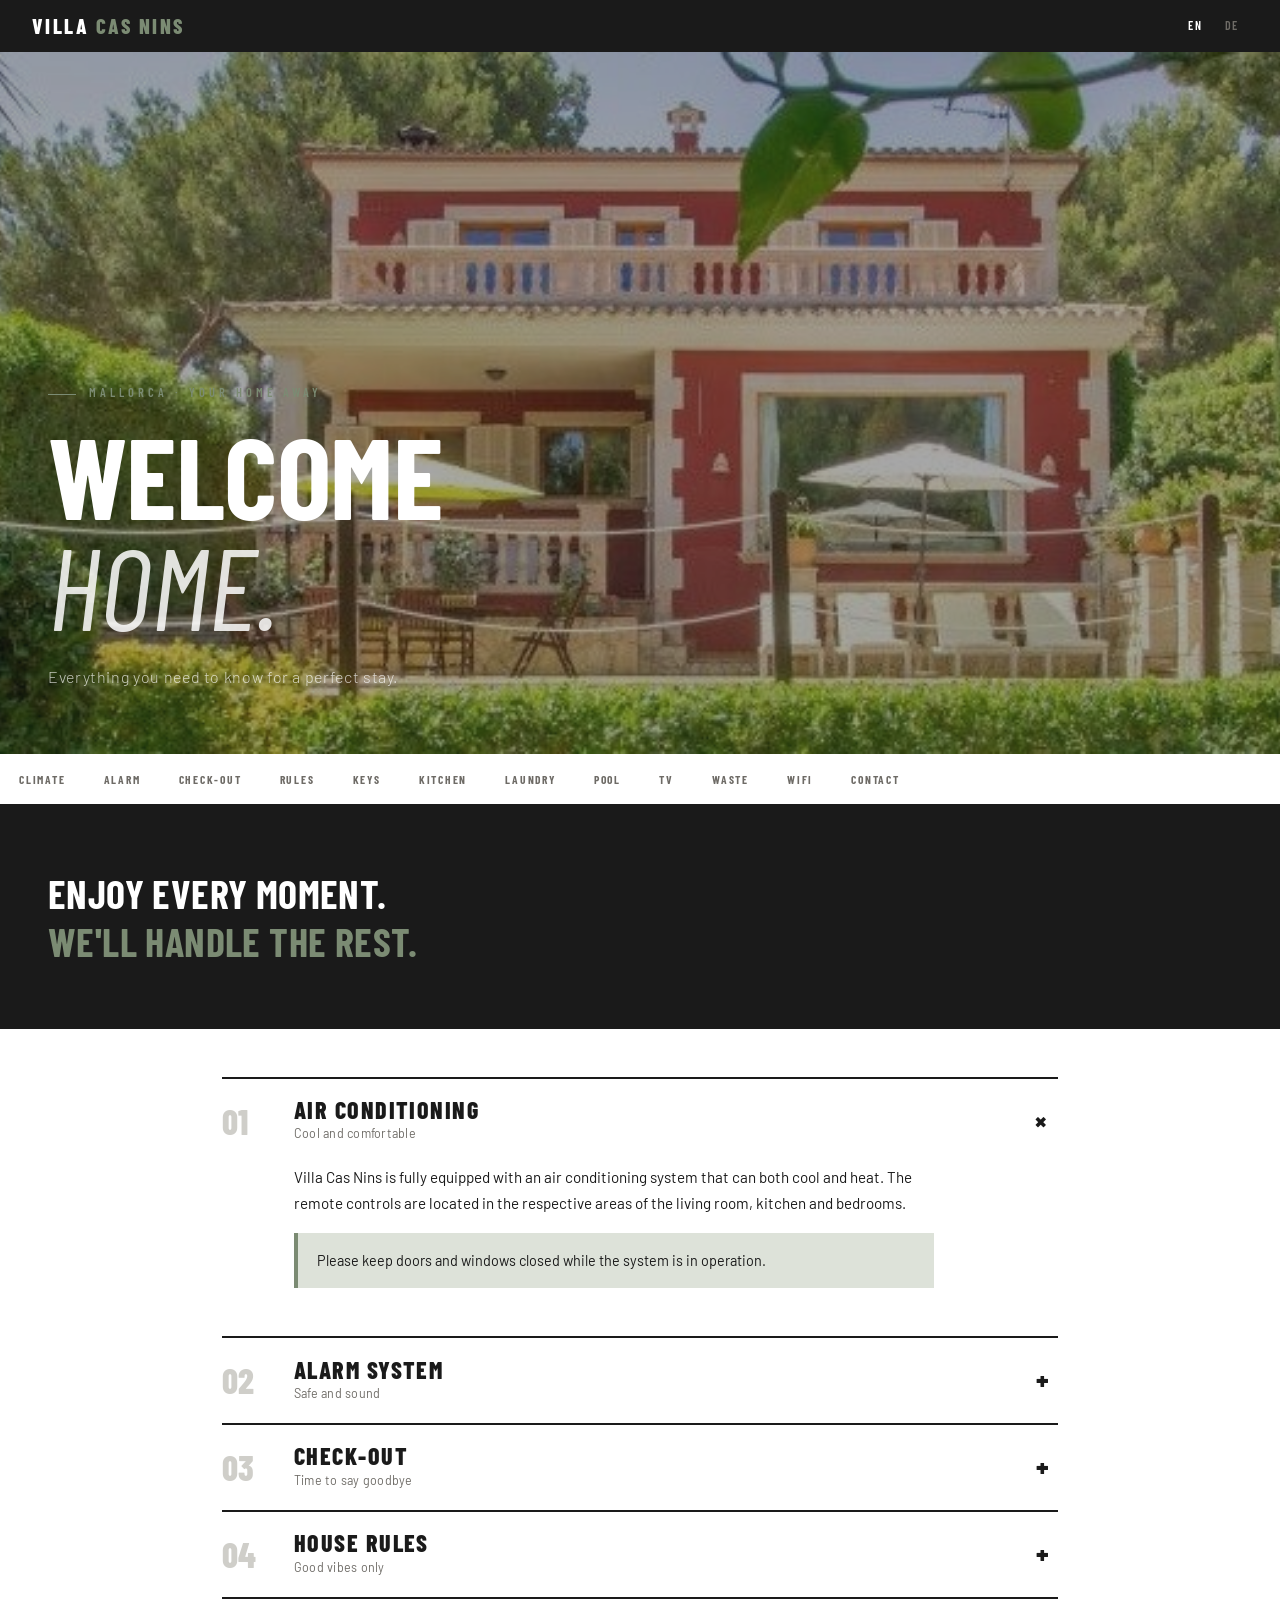
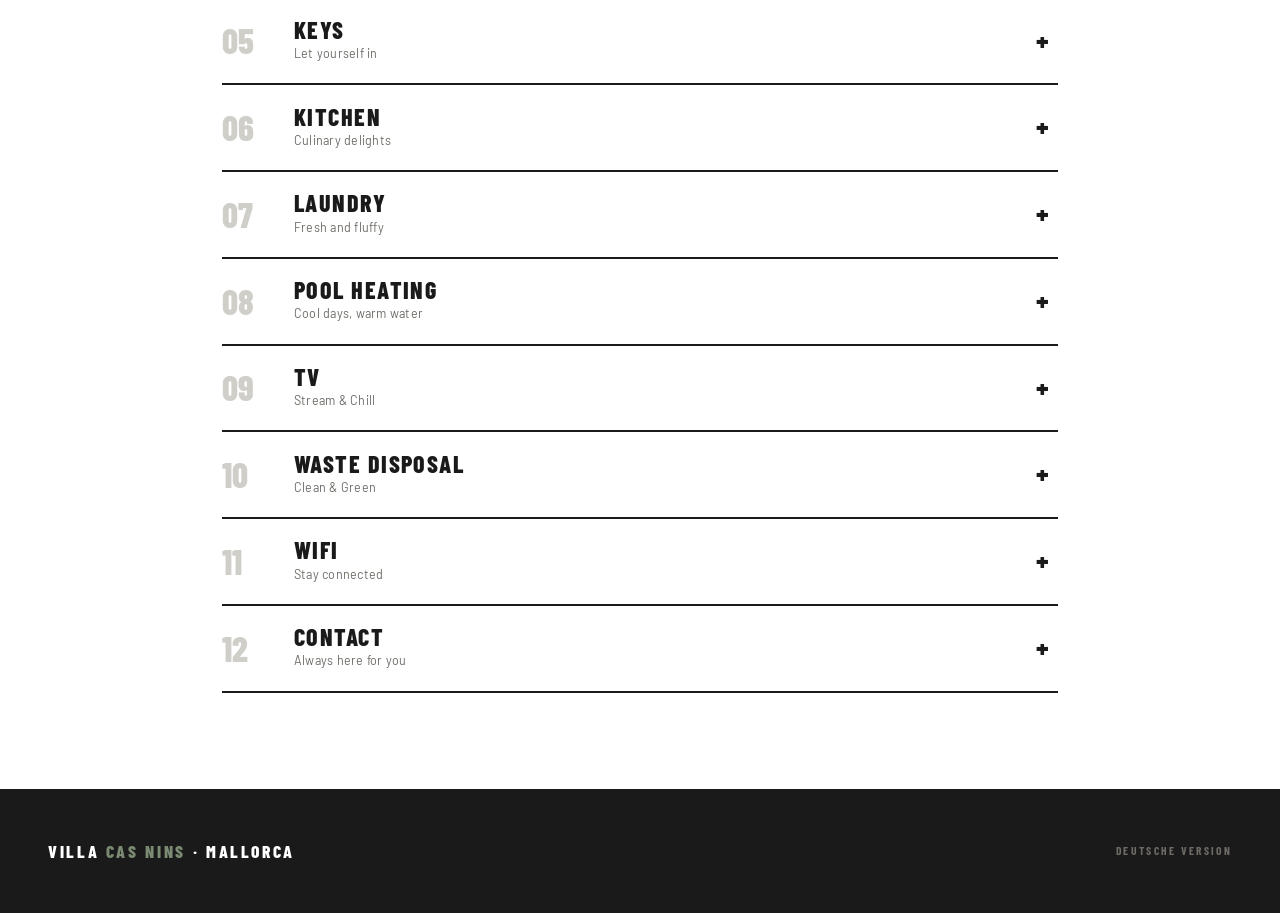
<file: index.html>
<!DOCTYPE html>
<html>
<head>
  <meta charset="UTF-8">
  <meta http-equiv="refresh" content="0; url=de/">
  <title>Villa Cas Nins</title>
</head>
<body>
  <script>
    const lang = navigator.language || navigator.userLanguage || 'de';
    window.location.href = lang.startsWith('de') ? 'de/' : 'en/';
  </script>
</body>
</html>
</file>
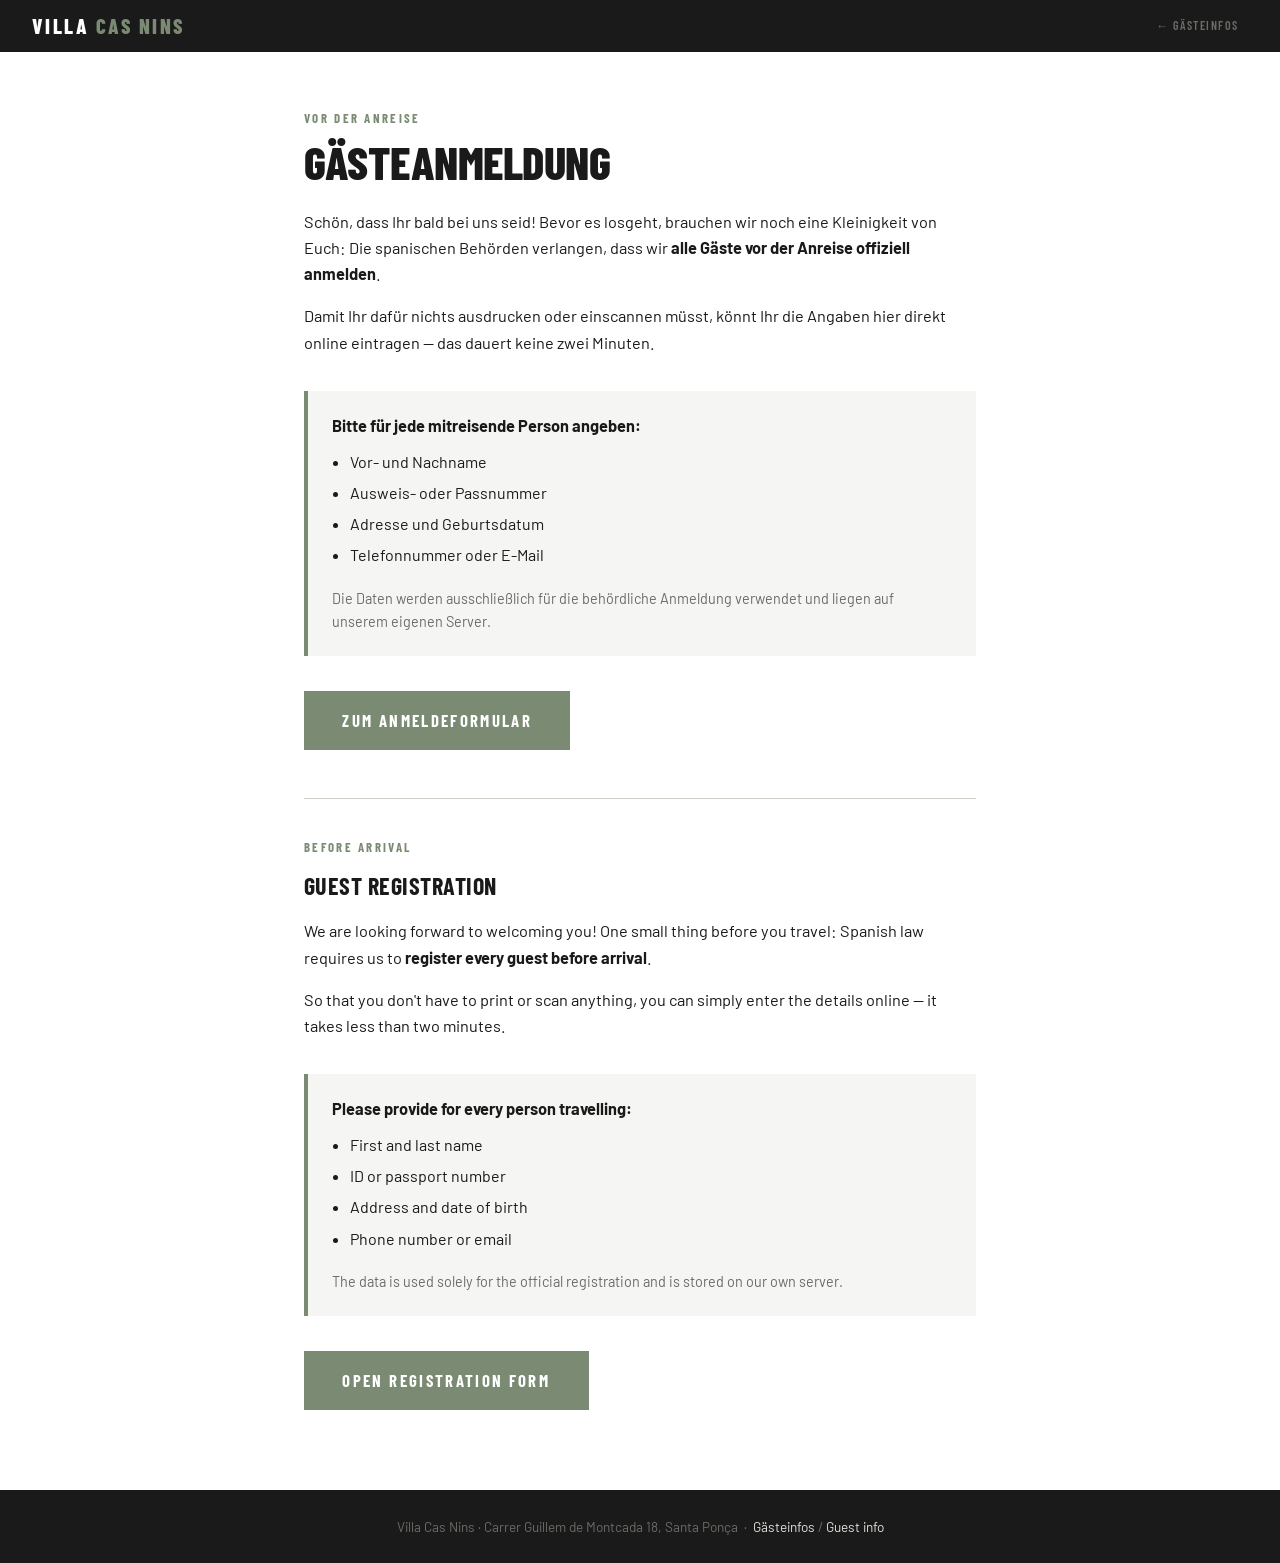
<file: checkin/index.html>
<!DOCTYPE html>
<html lang="de">
<head>
  <meta charset="UTF-8">
  <meta name="viewport" content="width=device-width, initial-scale=1.0">
  <title>Gästeanmeldung · Villa Cas Nins</title>
  <meta name="robots" content="noindex">
  <link rel="preconnect" href="https://fonts.googleapis.com">
  <link rel="preconnect" href="https://fonts.gstatic.com" crossorigin>
  <link href="https://fonts.googleapis.com/css2?family=Barlow+Condensed:ital,wght@0,400;0,600;0,700;0,800;1,700&family=Barlow:wght@300;400;500&display=swap" rel="stylesheet">
  <style>
    :root {
      --black:    #1A1A1A;
      --white:    #FFFFFF;
      --gray:     #F5F5F4;
      --mid:      #CFCEC9;
      --text:     #1A1A1A;
      --muted:    #6E6B66;
      --accent:   #7B8B73;
      --accent-2: #DDE2D9;
    }

    *, *::before, *::after { box-sizing: border-box; margin: 0; padding: 0; }

    body {
      font-family: 'Barlow', sans-serif;
      background: var(--white);
      color: var(--text);
      line-height: 1.6;
      -webkit-font-smoothing: antialiased;
    }

    .topbar {
      background: var(--black);
      display: flex;
      align-items: center;
      justify-content: space-between;
      padding: 0 2rem;
      height: 52px;
    }
    .topbar-logo {
      font-family: 'Barlow Condensed', sans-serif;
      font-weight: 800;
      font-size: 1.3rem;
      letter-spacing: 0.12em;
      text-transform: uppercase;
      color: var(--white);
    }
    .topbar-logo span { color: var(--accent); }
    .topbar a {
      font-family: 'Barlow Condensed', sans-serif;
      font-size: 0.75rem;
      font-weight: 600;
      letter-spacing: 0.12em;
      text-transform: uppercase;
      color: var(--muted);
      text-decoration: none;
      padding: 0.3rem 0.6rem;
      transition: color 0.15s;
    }
    .topbar a:hover { color: var(--white); }

    .wrap {
      max-width: 720px;
      margin: 0 auto;
      padding: 3.5rem 1.5rem 4rem;
    }

    .label {
      font-family: 'Barlow Condensed', sans-serif;
      font-size: 0.8rem;
      font-weight: 700;
      letter-spacing: 0.18em;
      text-transform: uppercase;
      color: var(--accent);
      margin-bottom: 0.6rem;
    }

    h1 {
      font-family: 'Barlow Condensed', sans-serif;
      font-weight: 800;
      font-size: clamp(2rem, 6vw, 2.9rem);
      line-height: 1.05;
      letter-spacing: -0.01em;
      text-transform: uppercase;
      margin-bottom: 1.4rem;
    }

    h2 {
      font-family: 'Barlow Condensed', sans-serif;
      font-weight: 700;
      font-size: 1.5rem;
      letter-spacing: 0.02em;
      text-transform: uppercase;
      margin-bottom: 0.8rem;
    }

    p { margin-bottom: 1rem; font-size: 1.02rem; }
    p.small { font-size: 0.9rem; color: var(--muted); }

    ul { margin: 0 0 1.2rem 1.1rem; }
    li { margin-bottom: 0.35rem; }

    .cta {
      display: inline-block;
      background: var(--accent);
      color: var(--white);
      font-family: 'Barlow Condensed', sans-serif;
      font-weight: 700;
      font-size: 1.05rem;
      letter-spacing: 0.14em;
      text-transform: uppercase;
      text-decoration: none;
      padding: 1rem 2.4rem;
      transition: background 0.15s;
    }
    .cta:hover { background: #6B7A63; }

    .box {
      background: var(--gray);
      border-left: 4px solid var(--accent);
      padding: 1.4rem 1.5rem;
      margin: 2.2rem 0;
    }

    .divider {
      border: 0;
      border-top: 1px solid var(--mid);
      margin: 3rem 0 2.4rem;
    }

    footer {
      background: var(--black);
      color: var(--muted);
      text-align: center;
      font-size: 0.85rem;
      padding: 1.6rem 1rem;
    }
    footer a { color: var(--accent-2); text-decoration: none; }
  </style>
</head>
<body>

<div class="topbar">
  <div class="topbar-logo">Villa <span>Cas Nins</span></div>
  <a href="../de/">&#8592; Gästeinfos</a>
</div>

<div class="wrap">

  <div class="label">Vor der Anreise</div>
  <h1>Gästeanmeldung</h1>

  <p>Schön, dass Ihr bald bei uns seid! Bevor es losgeht, brauchen wir noch eine Kleinigkeit von Euch: Die spanischen Behörden verlangen, dass wir <strong>alle Gäste vor der Anreise offiziell anmelden</strong>.</p>

  <p>Damit Ihr dafür nichts ausdrucken oder einscannen müsst, könnt Ihr die Angaben hier direkt online eintragen — das dauert keine zwei Minuten.</p>

  <div class="box">
    <p style="margin-bottom:0.6rem"><strong>Bitte für jede mitreisende Person angeben:</strong></p>
    <ul>
      <li>Vor- und Nachname</li>
      <li>Ausweis- oder Passnummer</li>
      <li>Adresse und Geburtsdatum</li>
      <li>Telefonnummer oder E-Mail</li>
    </ul>
    <p class="small" style="margin-bottom:0">Die Daten werden ausschließlich für die behördliche Anmeldung verwendet und liegen auf unserem eigenen Server.</p>
  </div>

  <p><a class="cta" href="https://cloud.rauschers.club/apps/forms/s/KPzSrKtq6L6XnxoGbaDxA346">Zum Anmeldeformular</a></p>

  <hr class="divider">

  <div class="label">Before arrival</div>
  <h2>Guest registration</h2>

  <p>We are looking forward to welcoming you! One small thing before you travel: Spanish law requires us to <strong>register every guest before arrival</strong>.</p>

  <p>So that you don't have to print or scan anything, you can simply enter the details online — it takes less than two minutes.</p>

  <div class="box">
    <p style="margin-bottom:0.6rem"><strong>Please provide for every person travelling:</strong></p>
    <ul>
      <li>First and last name</li>
      <li>ID or passport number</li>
      <li>Address and date of birth</li>
      <li>Phone number or email</li>
    </ul>
    <p class="small" style="margin-bottom:0">The data is used solely for the official registration and is stored on our own server.</p>
  </div>

  <p><a class="cta" href="https://cloud.rauschers.club/apps/forms/s/KPzSrKtq6L6XnxoGbaDxA346">Open registration form</a></p>

</div>

<footer>
  Villa Cas Nins · Carrer Guillem de Montcada 18, Santa Ponça &nbsp;·&nbsp;
  <a href="../de/">Gästeinfos</a> / <a href="../en/">Guest info</a>
</footer>

</body>
</html>
</file>
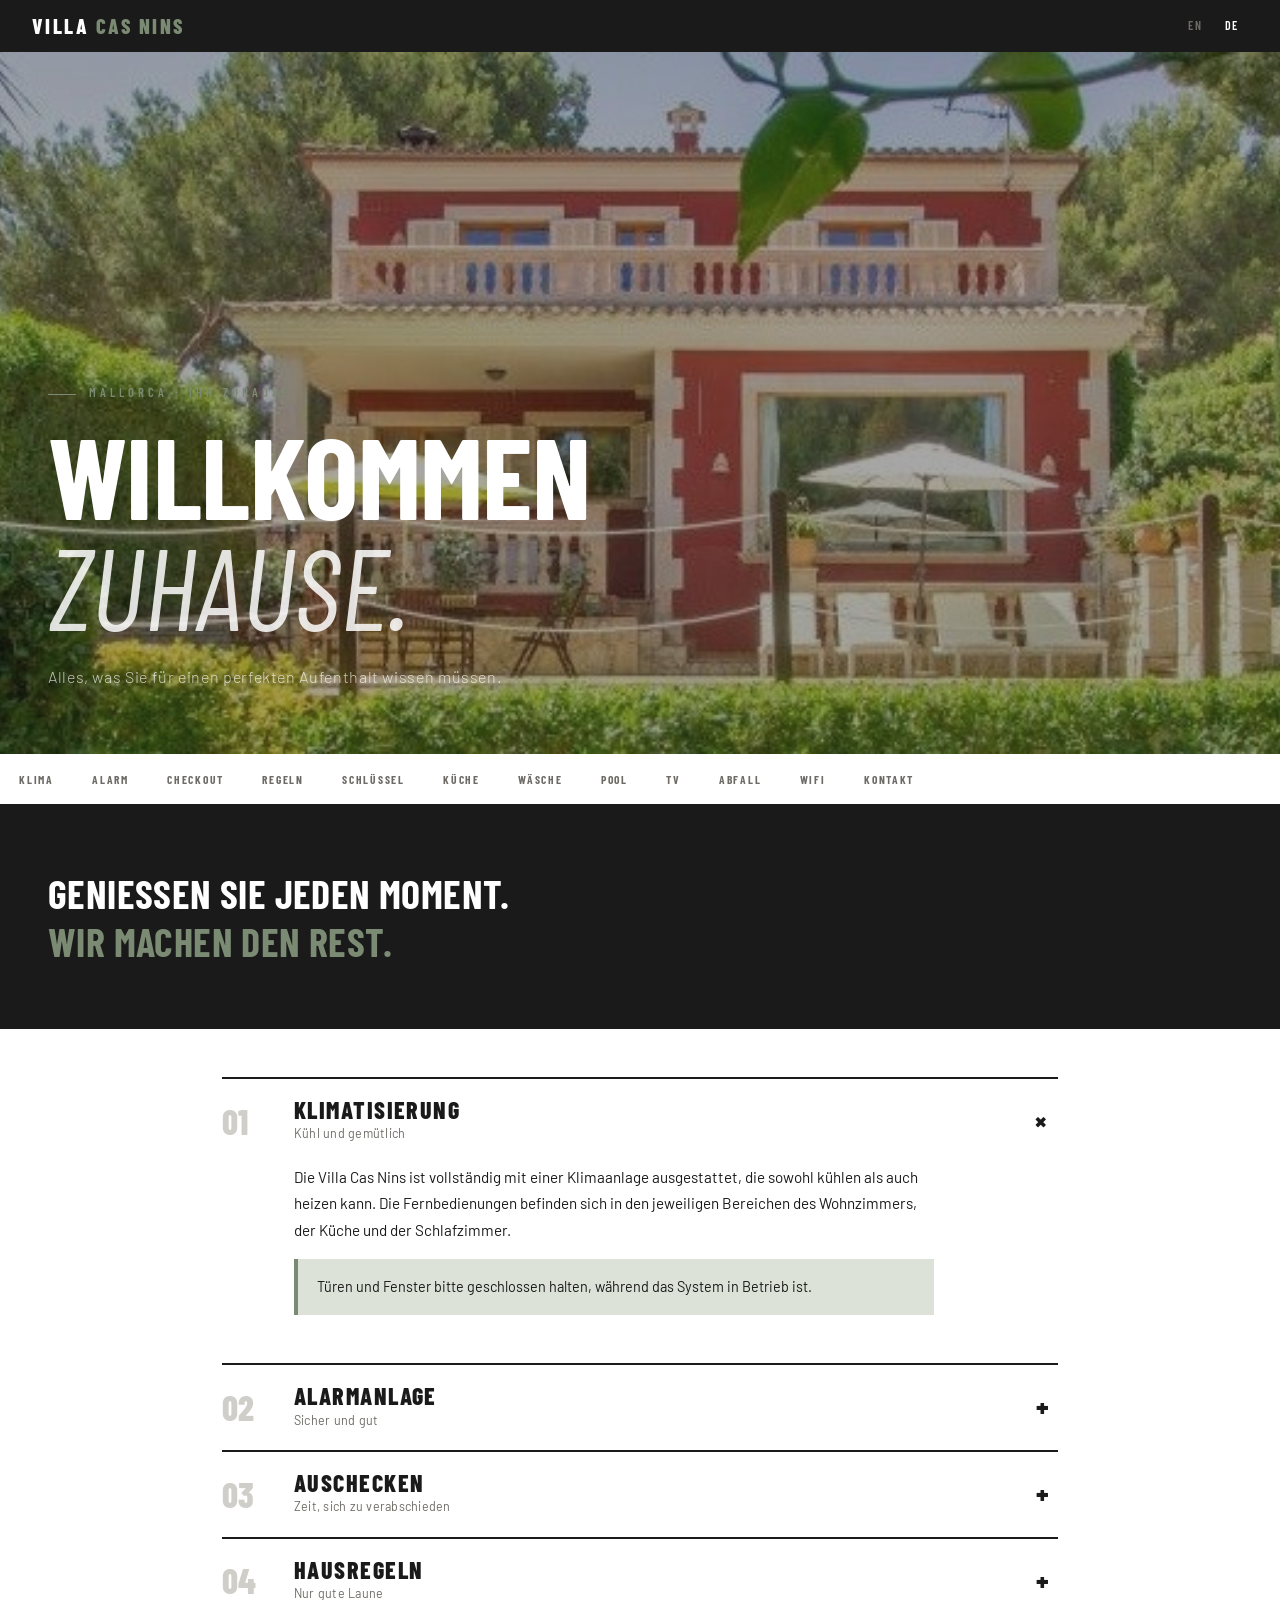
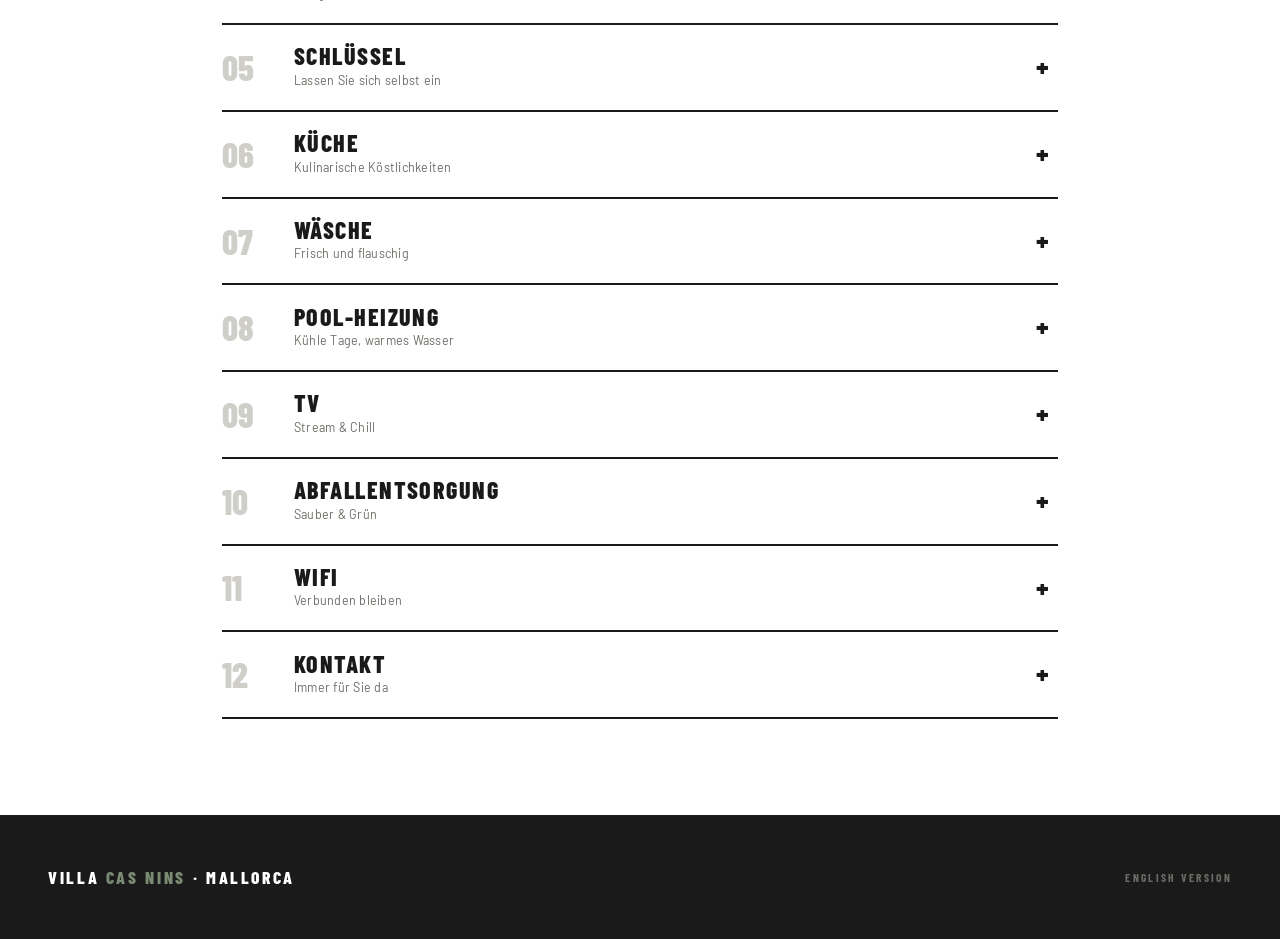
<file: de/index.html>
<!DOCTYPE html>
<html lang="de">
<head>
  <meta charset="UTF-8">
  <meta name="viewport" content="width=device-width, initial-scale=1.0">
  <title>Villa Cas Nins · Mallorca</title>
  <link rel="preconnect" href="https://fonts.googleapis.com">
  <link rel="preconnect" href="https://fonts.gstatic.com" crossorigin>
  <link href="https://fonts.googleapis.com/css2?family=Barlow+Condensed:ital,wght@0,400;0,600;0,700;0,800;1,700&family=Barlow:wght@300;400;500&display=swap" rel="stylesheet">
  <style>
    :root {
      --black:    #1A1A1A;
      --white:    #FFFFFF;
      --gray:     #F5F5F4;
      --mid:      #CFCEC9;
      --text:     #1A1A1A;
      --muted:    #6E6B66;
      --accent:   #7B8B73;   /* warm muted sage / olive */
      --accent-2: #DDE2D9;
    }

    *, *::before, *::after { box-sizing: border-box; margin: 0; padding: 0; }
    html { scroll-behavior: smooth; }

    body {
      font-family: 'Barlow', sans-serif;
      font-weight: 400;
      background: var(--white);
      color: var(--text);
      line-height: 1.6;
      -webkit-font-smoothing: antialiased;
    }

    /* ── TOP BAR ── */
    .topbar {
      background: var(--black);
      display: flex;
      align-items: center;
      justify-content: space-between;
      padding: 0 2rem;
      height: 52px;
    }
    .topbar-logo {
      font-family: 'Barlow Condensed', sans-serif;
      font-weight: 800;
      font-size: 1.3rem;
      letter-spacing: 0.12em;
      text-transform: uppercase;
      color: var(--white);
    }
    .topbar-logo span { color: var(--accent); }
    .lang-switch {
      display: flex;
      gap: 0.2rem;
    }
    .lang-switch a {
      font-family: 'Barlow Condensed', sans-serif;
      font-size: 0.75rem;
      font-weight: 600;
      letter-spacing: 0.12em;
      text-transform: uppercase;
      color: var(--muted);
      text-decoration: none;
      padding: 0.3rem 0.6rem;
      transition: color 0.15s;
    }
    .lang-switch a.active, .lang-switch a:hover { color: var(--white); }

    /* ── HERO ── */
    .hero {
      position: relative;
      height: 78vh;
      min-height: 460px;
      background: var(--black);
      overflow: hidden;
    }
    .hero img {
      width: 100%;
      height: 100%;
      object-fit: cover;
      object-position: center 35%;
      display: block;
      opacity: 0.62;
      filter: saturate(0.92);
    }
    .hero-content {
      position: absolute;
      inset: 0;
      display: flex;
      flex-direction: column;
      justify-content: flex-end;
      padding: 4rem 3rem;
    }
    .hero-label {
      font-family: 'Barlow Condensed', sans-serif;
      font-size: 0.78rem;
      font-weight: 600;
      letter-spacing: 0.32em;
      text-transform: uppercase;
      color: var(--accent);
      margin-bottom: 1rem;
    }
    .hero-label::before {
      content: "";
      display: inline-block;
      width: 28px;
      height: 1px;
      background: var(--accent);
      vertical-align: middle;
      margin-right: 0.8rem;
    }
    .hero h1 {
      font-family: 'Barlow Condensed', sans-serif;
      font-weight: 700;
      font-size: clamp(3.6rem, 9vw, 7.4rem);
      line-height: 0.96;
      text-transform: uppercase;
      color: var(--white);
      letter-spacing: -0.005em;
      margin-bottom: 1.5rem;
    }
    .hero h1 em {
      font-style: italic;
      font-weight: 400;
      color: rgba(255, 255, 255, 0.85);
    }
    .hero-sub {
      font-family: 'Barlow', sans-serif;
      font-size: 1rem;
      font-weight: 300;
      color: rgba(255, 255, 255, 0.72);
      letter-spacing: 0.04em;
      max-width: 460px;
    }

    /* ── STICKY NAV ── */
    nav.toc {
      background: var(--white);
      border-bottom: 2px solid var(--black);
      position: sticky;
      top: 0;
      z-index: 100;
      display: flex;
      overflow-x: auto;
      scrollbar-width: none;
    }
    nav.toc::-webkit-scrollbar { display: none; }
    nav.toc a {
      font-family: 'Barlow Condensed', sans-serif;
      font-size: 0.72rem;
      font-weight: 700;
      letter-spacing: 0.15em;
      text-transform: uppercase;
      color: var(--muted);
      text-decoration: none;
      padding: 1rem 1.2rem;
      white-space: nowrap;
      border-bottom: 2px solid transparent;
      margin-bottom: -2px;
      transition: color 0.15s, border-color 0.15s;
    }
    nav.toc a:hover { color: var(--black); border-bottom-color: var(--black); }

    /* ── INTRO BANNER ── */
    .intro-banner {
      background: var(--black);
      padding: 4rem 3rem;
    }
    .intro-banner p {
      font-family: 'Barlow Condensed', sans-serif;
      font-weight: 700;
      font-size: clamp(1.7rem, 3.6vw, 2.5rem);
      line-height: 1.18;
      text-transform: uppercase;
      color: var(--white);
      max-width: 780px;
      letter-spacing: 0.01em;
    }
    .intro-banner p span { color: var(--accent); }

    /* ── SECTIONS ── */
    .sections {
      max-width: 900px;
      margin: 0 auto;
      padding: 0 2rem 6rem;
    }

    .section {
      border-bottom: 2px solid var(--black);
    }
    .section:first-child { border-top: 2px solid var(--black); margin-top: 3rem; }

    .section-header {
      display: flex;
      align-items: center;
      padding: 1.2rem 0;
      cursor: pointer;
      user-select: none;
      gap: 1.5rem;
    }
    .section-header:hover .section-title { color: var(--accent); }

    .section-num {
      font-family: 'Barlow Condensed', sans-serif;
      font-weight: 800;
      font-size: 2.2rem;
      color: var(--mid);
      min-width: 3rem;
      line-height: 1;
      transition: color 0.15s;
    }
    .section-header:hover .section-num { color: var(--accent); }

    .section-title-wrap { flex: 1; }
    .section-title {
      font-family: 'Barlow Condensed', sans-serif;
      font-weight: 800;
      font-size: 1.5rem;
      letter-spacing: 0.06em;
      text-transform: uppercase;
      color: var(--text);
      transition: color 0.15s;
      line-height: 1;
    }
    .section-sub {
      font-family: 'Barlow', sans-serif;
      font-size: 0.78rem;
      font-weight: 400;
      color: var(--muted);
      margin-top: 0.15rem;
      letter-spacing: 0.02em;
    }
    .section-toggle {
      font-family: 'Barlow Condensed', sans-serif;
      font-weight: 800;
      font-size: 1.8rem;
      color: var(--black);
      line-height: 1;
      transition: transform 0.25s ease;
      width: 2rem;
      text-align: center;
    }
    .section-header.open .section-toggle { transform: rotate(45deg); }

    .section-body {
      display: none;
      padding: 0 0 2rem 4.5rem;
    }
    .section-body.open { display: block; }

    .section-body p {
      font-size: 0.95rem;
      line-height: 1.75;
      color: var(--text);
      margin-bottom: 1rem;
      max-width: 640px;
    }
    .section-body ul {
      list-style: none;
      margin: 0.5rem 0 1rem;
      max-width: 640px;
    }
    .section-body ul li {
      font-size: 0.95rem;
      padding: 0.6rem 0;
      border-bottom: 1px solid #E8E8E8;
      display: flex;
      align-items: center;
      gap: 0.8rem;
    }
    .section-body ul li::before {
      content: '';
      display: inline-block;
      width: 6px;
      height: 6px;
      background: var(--accent);
      flex-shrink: 0;
    }
    .section-body ul li:last-child { border-bottom: none; }

    .section-body h3 {
      font-family: 'Barlow Condensed', sans-serif;
      font-size: 0.72rem;
      font-weight: 700;
      letter-spacing: 0.2em;
      text-transform: uppercase;
      color: var(--accent);
      margin: 1.8rem 0 0.8rem;
    }

    /* ── NOTICE ── */
    .notice {
      margin: 1rem 0;
      padding: 1rem 1.2rem;
      font-size: 0.9rem;
      line-height: 1.65;
      max-width: 640px;
    }
    .notice.info { background: var(--gray); border-left: 4px solid var(--black); }
    .notice.warn { background: #F8F2EC; border-left: 4px solid #A86A4F; }
    .notice.tip  { background: var(--accent-2); border-left: 4px solid var(--accent); }

    /* ── ALARM TABLE ── */
    .alarm-mode {
      padding: 0.9rem 0;
      border-bottom: 1px solid #E8E8E8;
      max-width: 640px;
    }
    .alarm-mode:last-of-type { border-bottom: none; }
    .alarm-mode strong {
      display: block;
      font-family: 'Barlow Condensed', sans-serif;
      font-size: 0.8rem;
      font-weight: 700;
      letter-spacing: 0.15em;
      text-transform: uppercase;
      color: var(--text);
      margin-bottom: 0.2rem;
    }
    .alarm-mode span { font-size: 0.9rem; color: var(--muted); }
    .alarm-table { width: 100%; border-collapse: collapse; margin-top: 1rem; max-width: 640px; }
    .alarm-table td {
      padding: 0.9rem 0.5rem;
      border-bottom: 1px solid #E8E8E8;
      font-size: 0.9rem;
      vertical-align: top;
    }
    .alarm-table tr:last-child td { border-bottom: none; }
    .alarm-table td:first-child { width: 40%; }
    .alarm-table td strong {
      display: block;
      font-family: 'Barlow Condensed', sans-serif;
      font-size: 0.72rem;
      font-weight: 700;
      letter-spacing: 0.15em;
      text-transform: uppercase;
      color: var(--text);
      margin-bottom: 0.3rem;
    }

    /* ── WIFI ── */
    .wifi-grid {
      display: grid;
      grid-template-columns: 1fr 1fr;
      gap: 2px;
      background: var(--black);
      margin: 1rem 0;
      max-width: 500px;
    }
    .wifi-cell {
      background: var(--gray);
      padding: 1.2rem 1.4rem;
    }
    .wifi-cell .label {
      font-family: 'Barlow Condensed', sans-serif;
      font-size: 0.65rem;
      font-weight: 700;
      letter-spacing: 0.2em;
      text-transform: uppercase;
      color: var(--muted);
      margin-bottom: 0.3rem;
    }
    .wifi-cell .value {
      font-family: 'Barlow Condensed', sans-serif;
      font-weight: 600;
      font-size: 1.15rem;
      color: var(--black);
      letter-spacing: 0.03em;
    }
    .qr-wrap { margin-top: 1.5rem; }
    .qr-wrap img { width: 120px; display: block; }
    .qr-wrap p {
      font-size: 0.65rem !important;
      letter-spacing: 0.18em;
      text-transform: uppercase;
      color: var(--muted) !important;
      margin-top: 0.5rem !important;
    }

    /* ── CONTACT ── */
    .contact-block {
      display: flex;
      align-items: center;
      justify-content: space-between;
      padding: 1.5rem 0;
      border-bottom: 1px solid #E8E8E8;
      max-width: 640px;
    }
    .contact-block:last-child { border-bottom: none; }
    .contact-name {
      font-family: 'Barlow Condensed', sans-serif;
      font-weight: 700;
      font-size: 1.6rem;
      text-transform: uppercase;
      letter-spacing: 0.04em;
    }
    .contact-role {
      font-size: 0.72rem;
      font-weight: 400;
      letter-spacing: 0.15em;
      text-transform: uppercase;
      color: var(--muted);
      margin-top: 0.2rem;
    }
    .contact-phone {
      font-family: 'Barlow Condensed', sans-serif;
      font-weight: 700;
      font-size: 1.1rem;
      letter-spacing: 0.05em;
      color: var(--white);
      text-decoration: none;
      background: var(--black);
      padding: 0.7rem 1.4rem;
      text-transform: uppercase;
      transition: background 0.15s;
    }
    .contact-phone:hover { background: var(--accent); }

    /* ── FOOTER ── */
    footer {
      background: var(--black);
      padding: 3rem 3rem;
      display: flex;
      align-items: center;
      justify-content: space-between;
      flex-wrap: wrap;
      gap: 1rem;
    }
    .footer-brand {
      font-family: 'Barlow Condensed', sans-serif;
      font-weight: 800;
      font-size: 1.1rem;
      letter-spacing: 0.15em;
      text-transform: uppercase;
      color: var(--white);
    }
    .footer-brand span { color: var(--accent); }
    footer a {
      font-family: 'Barlow Condensed', sans-serif;
      font-size: 0.72rem;
      font-weight: 700;
      letter-spacing: 0.2em;
      text-transform: uppercase;
      color: var(--muted);
      text-decoration: none;
      transition: color 0.15s;
    }
    footer a:hover { color: var(--white); }

    /* ── RESPONSIVE ── */
    @media (max-width: 600px) {
      .hero-content { padding: 3rem 1.5rem; }
      .intro-banner { padding: 3rem 1.5rem; }
      .sections { padding: 0 1.2rem 4rem; }
      .section-body { padding-left: 0; }
      .wifi-grid { grid-template-columns: 1fr; }
      nav.toc a { padding: 0.9rem 0.9rem; }
      .contact-block { flex-direction: column; align-items: flex-start; gap: 1rem; }
      footer { padding: 2rem 1.5rem; }
    }
  </style>
</head>
<body>

<!-- Top bar -->
<div class="topbar">
  <div class="topbar-logo">Villa <span>Cas Nins</span></div>
  <div class="lang-switch">
    <a href="../en/">EN</a>
    <a href="../de/" class="active">DE</a>
  </div>
</div>

<!-- Hero -->
<div class="hero">
  <img src="../img/banner.jpg" alt="Villa Cas Nins">
  <div class="hero-content">
    <div class="hero-label">Mallorca · Ihr Zuhause</div>
    <h1>Willkommen<br><em>Zuhause.</em></h1>
    <p class="hero-sub">Alles, was Sie für einen perfekten Aufenthalt wissen müssen.</p>
  </div>
</div>

<!-- Sticky Nav -->
<nav class="toc">
  <a href="#klima">Klima</a>
  <a href="#alarm">Alarm</a>
  <a href="#checkout">Checkout</a>
  <a href="#regeln">Regeln</a>
  <a href="#schluessel">Schlüssel</a>
  <a href="#kueche">Küche</a>
  <a href="#waesche">Wäsche</a>
  <a href="#pool">Pool</a>
  <a href="#tv">TV</a>
  <a href="#abfall">Abfall</a>
  <a href="#wifi">WiFi</a>
  <a href="#kontakt">Kontakt</a>
</nav>

<!-- Intro Banner -->
<div class="intro-banner">
  <p>Genießen Sie jeden Moment.<br><span>Wir machen den Rest.</span></p>
</div>

<!-- Sections -->
<div class="sections">

  <div class="section" id="klima">
    <div class="section-header" onclick="toggle(this)">
      <span class="section-num">01</span>
      <div class="section-title-wrap">
        <div class="section-title">Klimatisierung</div>
        <div class="section-sub">Kühl und gemütlich</div>
      </div>
      <span class="section-toggle">+</span>
    </div>
    <div class="section-body">
      <p>Die Villa Cas Nins ist vollständig mit einer Klimaanlage ausgestattet, die sowohl kühlen als auch heizen kann. Die Fernbedienungen befinden sich in den jeweiligen Bereichen des Wohnzimmers, der Küche und der Schlafzimmer.</p>
      <div class="notice tip">
        Türen und Fenster bitte geschlossen halten, während das System in Betrieb ist.
      </div>
    </div>
  </div>

  <div class="section" id="alarm">
    <div class="section-header" onclick="toggle(this)">
      <span class="section-num">02</span>
      <div class="section-title-wrap">
        <div class="section-title">Alarmanlage</div>
        <div class="section-sub">Sicher und gut</div>
      </div>
      <span class="section-toggle">+</span>
    </div>
    <div class="section-body">
      <p>Das Haus ist durch eine moderne Alarmanlage gesichert. Die Gegend ist sicher — die Anlage steht Ihnen zur freien Nutzung zur Verfügung.</p>
      <div class="notice warn">Falsche Alarme können zu Polizeieinsätzen führen.</div>
      <img src="../img/alarm-panel.png" alt="Alarm-Bedienfeld" style="max-width:100%;margin:1.5rem 0;display:block;">
      <h3>Die drei Modi</h3>
      <div class="alarm-mode">
        <strong>Ungesichert</strong>
        <span>Zu Hause, freie Bewegung. Kein Alarm.</span>
      </div>
      <div class="alarm-mode">
        <strong>Gesicherter Außenbereich</strong>
        <span>Wenn alle das Haus verlassen. Alarm bei offenen Türen/Fenstern und Bewegung innen.</span>
      </div>
      <div class="alarm-mode">
        <strong>Gesicherter Innenbereich</strong>
        <span>Für die Nacht. Nur Türen/Fenster-Alarm — keine Bewegungssensoren.</span>
      </div>
      <h3>Bedienung</h3>
      <table class="alarm-table">
        <tr>
          <td>
            <img src="../img/alarm-key.png" alt="Schlüsselanhänger" style="height:26px;display:block;margin-bottom:0.4rem;">
            <strong>Alarm ausschalten</strong>
          </td>
          <td>Schlüsselanhänger in die Mitte des Panels — Piepton abwarten. Bei Rückkehr: 30 Sek. zum Deaktivieren.</td>
        </tr>
        <tr>
          <td>
            <img src="../img/alarm-btn1.png" alt="Taste 1" style="height:26px;display:block;margin-bottom:0.4rem;">
            <strong>Außenmodus</strong>
          </td>
          <td>Alles schließen. Taste (1) drücken und Haus innerhalb 30 Sek. verlassen.</td>
        </tr>
        <tr>
          <td>
            <img src="../img/alarm-btn2.png" alt="Taste 2" style="height:26px;display:block;margin-bottom:0.4rem;">
            <strong>Innenmodus</strong>
          </td>
          <td>Alles schließen. Knopf (2) drücken.</td>
        </tr>
      </table>
    </div>
  </div>

  <div class="section" id="checkout">
    <div class="section-header" onclick="toggle(this)">
      <span class="section-num">03</span>
      <div class="section-title-wrap">
        <div class="section-title">Auschecken</div>
        <div class="section-sub">Zeit, sich zu verabschieden</div>
      </div>
      <span class="section-toggle">+</span>
    </div>
    <div class="section-body">
      <p>Am Abreisetag bitten wir Sie, bis <strong>11:00 Uhr</strong> auszuchecken, sofern nichts anderes vereinbart wurde.</p>
      <div class="notice info">Schlüssel im Schlüsselsafe lassen. Alle Fenster und Türen schließen.</div>
    </div>
  </div>

  <div class="section" id="regeln">
    <div class="section-header" onclick="toggle(this)">
      <span class="section-num">04</span>
      <div class="section-title-wrap">
        <div class="section-title">Hausregeln</div>
        <div class="section-sub">Nur gute Laune</div>
      </div>
      <span class="section-toggle">+</span>
    </div>
    <div class="section-body">
      <ul>
        <li>Rauchen im Haus ist nicht gestattet</li>
        <li>Ruhezeiten: 23:00 – 08:00 Uhr (besonders im Außenbereich)</li>
        <li>Partys nur mit vorheriger Genehmigung</li>
      </ul>
    </div>
  </div>

  <div class="section" id="schluessel">
    <div class="section-header" onclick="toggle(this)">
      <span class="section-num">05</span>
      <div class="section-title-wrap">
        <div class="section-title">Schlüssel</div>
        <div class="section-sub">Lassen Sie sich selbst ein</div>
      </div>
      <span class="section-toggle">+</span>
    </div>
    <div class="section-body">
      <p>Bei Ankunft erhalten Sie einen Schlüsselsatz für Gartentor und Haupteingang.</p>
      <div class="notice info">
        <strong>Schlüsselsafe</strong> — linke Ecke gegenüber der Eingangstür. Code vom Hausverwalter auf Anfrage.
      </div>
    </div>
  </div>

  <div class="section" id="kueche">
    <div class="section-header" onclick="toggle(this)">
      <span class="section-num">06</span>
      <div class="section-title-wrap">
        <div class="section-title">Küche</div>
        <div class="section-sub">Kulinarische Köstlichkeiten</div>
      </div>
      <span class="section-toggle">+</span>
    </div>
    <div class="section-body">
      <p>Alle Küchenutensilien und -geräte stehen zur freien Verwendung. Fehlt etwas — bitte kurz melden.</p>
      <div class="notice warn">
        Das Induktionskochfeld funktioniert ausschließlich mit <strong>Induktionskochgeschirr</strong>.
      </div>
    </div>
  </div>

  <div class="section" id="waesche">
    <div class="section-header" onclick="toggle(this)">
      <span class="section-num">07</span>
      <div class="section-title-wrap">
        <div class="section-title">Wäsche</div>
        <div class="section-sub">Frisch und flauschig</div>
      </div>
      <span class="section-toggle">+</span>
    </div>
    <div class="section-body">
      <p><strong>Hauswirtschaftsraum hinter der Küche:</strong></p>
      <ul>
        <li>Waschmaschine</li>
        <li>Wäschetrockner</li>
        <li>Bügeleisen &amp; Bügelbrett</li>
        <li>Wäscheständer</li>
      </ul>
    </div>
  </div>

  <div class="section" id="pool">
    <div class="section-header" onclick="toggle(this)">
      <span class="section-num">08</span>
      <div class="section-title-wrap">
        <div class="section-title">Pool-Heizung</div>
        <div class="section-sub">Kühle Tage, warmes Wasser</div>
      </div>
      <span class="section-toggle">+</span>
    </div>
    <div class="section-body">
      <p>Der Pool ist mit einem Heizsystem für die kühleren Monate ausgestattet.</p>
      <div class="notice info">Nur auf <strong>vorherige Anfrage</strong> — gegen Aufpreis.</div>
    </div>
  </div>

  <div class="section" id="tv">
    <div class="section-header" onclick="toggle(this)">
      <span class="section-num">09</span>
      <div class="section-title-wrap">
        <div class="section-title">TV</div>
        <div class="section-sub">Stream &amp; Chill</div>
      </div>
      <span class="section-toggle">+</span>
    </div>
    <div class="section-body">
      <p>Der Fernseher ist mit dem Internet verbunden. Kanäle in verschiedenen Sprachen und Ihre Streaming-Dienste mit eigenen Zugangsdaten stehen bereit.</p>
    </div>
  </div>

  <div class="section" id="abfall">
    <div class="section-header" onclick="toggle(this)">
      <span class="section-num">10</span>
      <div class="section-title-wrap">
        <div class="section-title">Abfallentsorgung</div>
        <div class="section-sub">Sauber &amp; Grün</div>
      </div>
      <span class="section-toggle">+</span>
    </div>
    <div class="section-body">
      <p>Bitte Abfall nach lokalen Vorschriften trennen:</p>
      <ul>
        <li><strong>Restmüll</strong> — Container direkt neben dem Haus, täglich geleert</li>
        <li><strong>Glasrecycling</strong> — etwas weiter die Straße hinauf</li>
        <li><strong>Wertstoffe</strong> — weiter oben oder unten die Straße</li>
      </ul>
    </div>
  </div>

  <div class="section" id="wifi">
    <div class="section-header" onclick="toggle(this)">
      <span class="section-num">11</span>
      <div class="section-title-wrap">
        <div class="section-title">WiFi</div>
        <div class="section-sub">Verbunden bleiben</div>
      </div>
      <span class="section-toggle">+</span>
    </div>
    <div class="section-body">
      <p>Kostenlos in der ganzen Villa und im Poolbereich.</p>
      <div class="wifi-grid">
        <div class="wifi-cell">
          <div class="label">Netzwerkname</div>
          <div class="value">CasNinsLovesYou</div>
        </div>
        <div class="wifi-cell">
          <div class="label">Passwort</div>
          <div class="value">YouLoveCasNins1234</div>
        </div>
      </div>
      <div class="qr-wrap">
        <img src="../img/wifi-qr.png" alt="WiFi QR-Code">
        <p>QR-Code scannen zum Verbinden</p>
      </div>
    </div>
  </div>

  <div class="section" id="kontakt">
    <div class="section-header" onclick="toggle(this)">
      <span class="section-num">12</span>
      <div class="section-title-wrap">
        <div class="section-title">Kontakt</div>
        <div class="section-sub">Immer für Sie da</div>
      </div>
      <span class="section-toggle">+</span>
    </div>
    <div class="section-body">
      <p>Bei Problemen oder im Notfall:</p>
      <div class="contact-block">
        <div>
          <div class="contact-name">Florian Plett</div>
          <div class="contact-role">Hausverwalter</div>
        </div>
        <a class="contact-phone" href="tel:+4915233762945">Jetzt anrufen</a>
      </div>
    </div>
  </div>

</div>

<!-- Footer -->
<footer>
  <div class="footer-brand">Villa <span>Cas Nins</span> · Mallorca</div>
  <a href="../en/">English Version</a>
</footer>

<script>
function toggle(header) {
  header.classList.toggle('open');
  header.nextElementSibling.classList.toggle('open');
}
document.addEventListener('DOMContentLoaded', () => {
  const first = document.querySelector('.section-header');
  if (first) toggle(first);
});
</script>

</body>
</html>
</file>
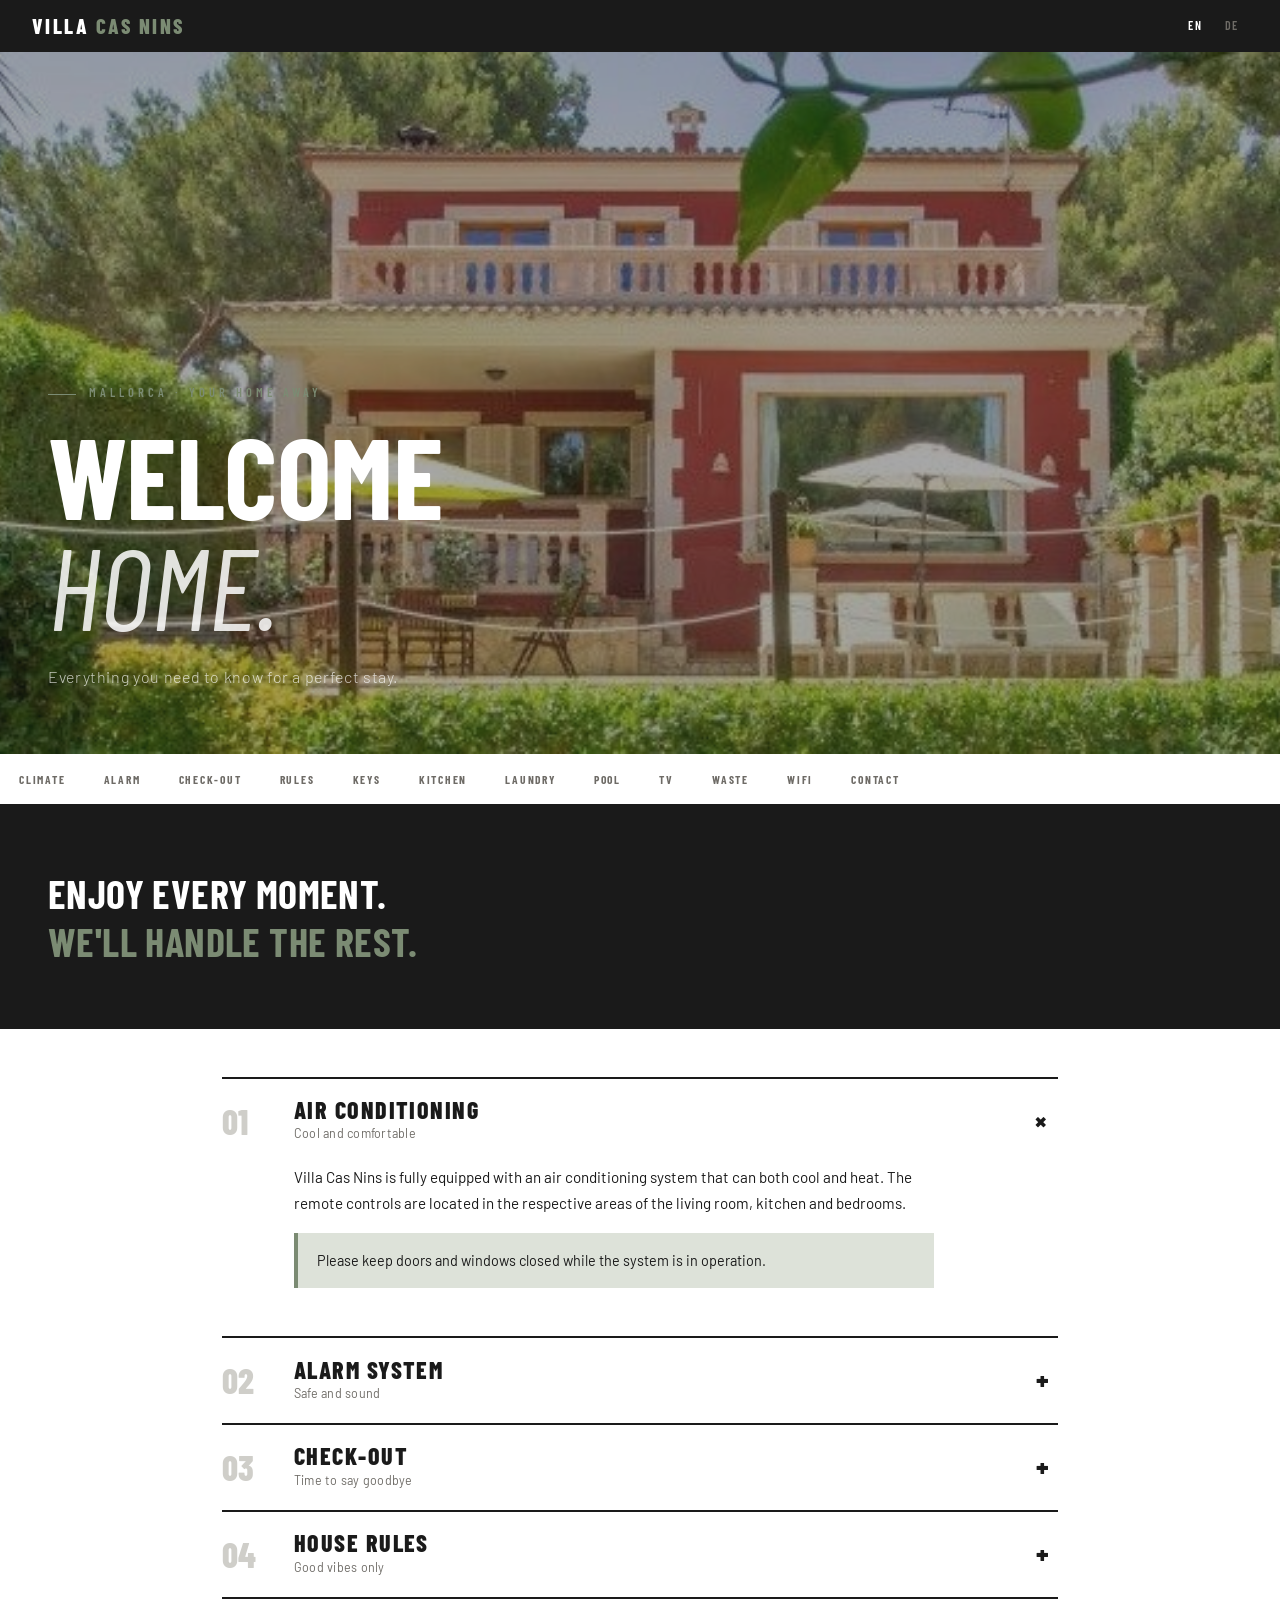
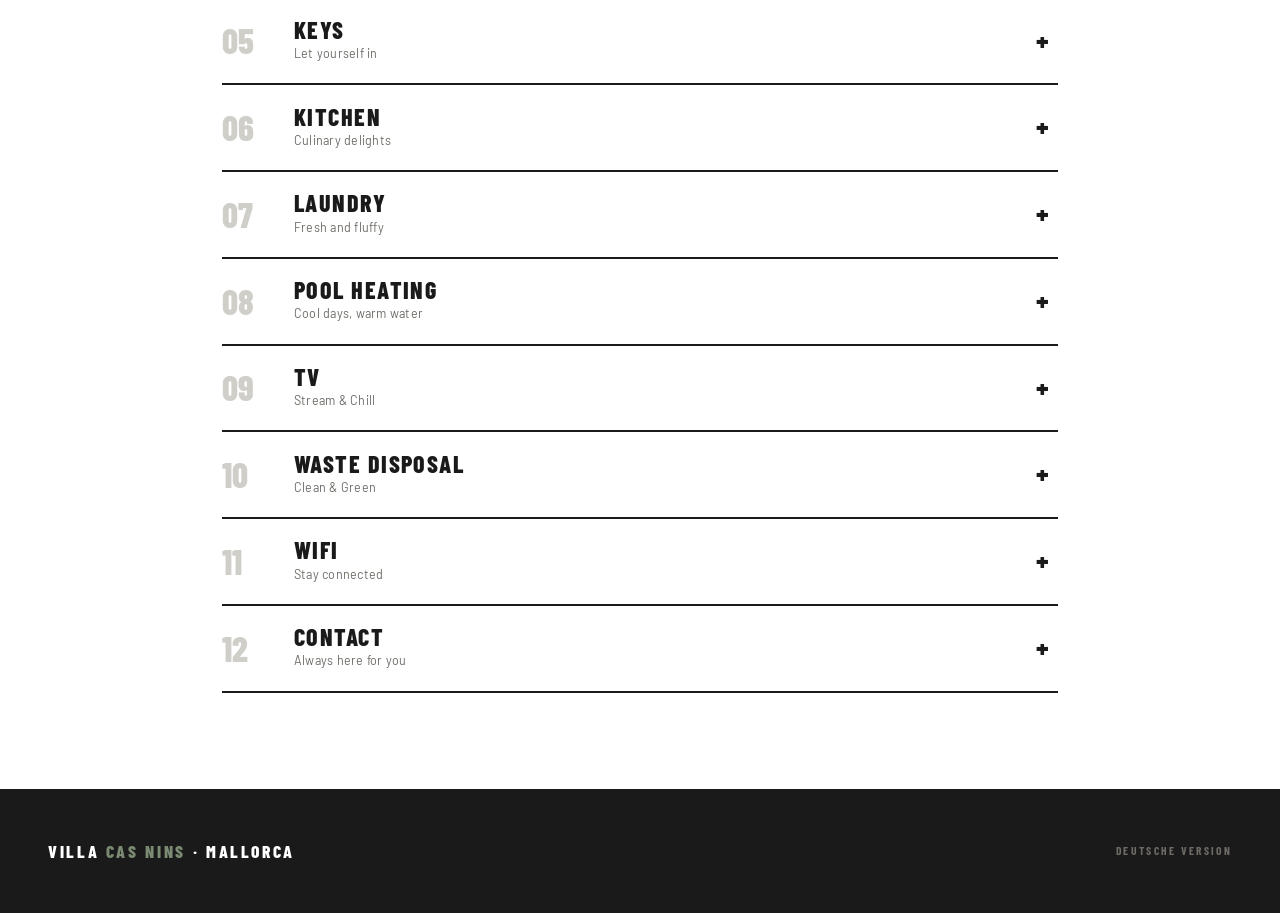
<file: en/index.html>
<!DOCTYPE html>
<html lang="en">
<head>
  <meta charset="UTF-8">
  <meta name="viewport" content="width=device-width, initial-scale=1.0">
  <title>Villa Cas Nins · Mallorca</title>
  <link rel="preconnect" href="https://fonts.googleapis.com">
  <link rel="preconnect" href="https://fonts.gstatic.com" crossorigin>
  <link href="https://fonts.googleapis.com/css2?family=Barlow+Condensed:ital,wght@0,400;0,600;0,700;0,800;1,700&family=Barlow:wght@300;400;500&display=swap" rel="stylesheet">
  <style>
    :root {
      --black:    #1A1A1A;
      --white:    #FFFFFF;
      --gray:     #F5F5F4;
      --mid:      #CFCEC9;
      --text:     #1A1A1A;
      --muted:    #6E6B66;
      --accent:   #7B8B73;   /* warm muted sage / olive */
      --accent-2: #DDE2D9;
    }

    *, *::before, *::after { box-sizing: border-box; margin: 0; padding: 0; }
    html { scroll-behavior: smooth; }

    body {
      font-family: 'Barlow', sans-serif;
      font-weight: 400;
      background: var(--white);
      color: var(--text);
      line-height: 1.6;
      -webkit-font-smoothing: antialiased;
    }

    .topbar {
      background: var(--black);
      display: flex;
      align-items: center;
      justify-content: space-between;
      padding: 0 2rem;
      height: 52px;
    }
    .topbar-logo {
      font-family: 'Barlow Condensed', sans-serif;
      font-weight: 800;
      font-size: 1.3rem;
      letter-spacing: 0.12em;
      text-transform: uppercase;
      color: var(--white);
    }
    .topbar-logo span { color: var(--accent); }
    .lang-switch { display: flex; gap: 0.2rem; }
    .lang-switch a {
      font-family: 'Barlow Condensed', sans-serif;
      font-size: 0.75rem;
      font-weight: 600;
      letter-spacing: 0.12em;
      text-transform: uppercase;
      color: var(--muted);
      text-decoration: none;
      padding: 0.3rem 0.6rem;
      transition: color 0.15s;
    }
    .lang-switch a.active, .lang-switch a:hover { color: var(--white); }

    .hero {
      position: relative;
      height: 78vh;
      min-height: 460px;
      background: var(--black);
      overflow: hidden;
    }
    .hero img {
      width: 100%;
      height: 100%;
      object-fit: cover;
      object-position: center 35%;
      display: block;
      opacity: 0.62;
      filter: saturate(0.92);
    }
    .hero-content {
      position: absolute;
      inset: 0;
      display: flex;
      flex-direction: column;
      justify-content: flex-end;
      padding: 4rem 3rem;
    }
    .hero-label {
      font-family: 'Barlow Condensed', sans-serif;
      font-size: 0.78rem;
      font-weight: 600;
      letter-spacing: 0.32em;
      text-transform: uppercase;
      color: var(--accent);
      margin-bottom: 1rem;
    }
    .hero-label::before {
      content: "";
      display: inline-block;
      width: 28px;
      height: 1px;
      background: var(--accent);
      vertical-align: middle;
      margin-right: 0.8rem;
    }
    .hero h1 {
      font-family: 'Barlow Condensed', sans-serif;
      font-weight: 700;
      font-size: clamp(3.6rem, 9vw, 7.4rem);
      line-height: 0.96;
      text-transform: uppercase;
      color: var(--white);
      letter-spacing: -0.005em;
      margin-bottom: 1.5rem;
    }
    .hero h1 em {
      font-style: italic;
      font-weight: 400;
      color: rgba(255, 255, 255, 0.85);
    }
    .hero-sub {
      font-family: 'Barlow', sans-serif;
      font-size: 1rem;
      font-weight: 300;
      color: rgba(255, 255, 255, 0.72);
      letter-spacing: 0.04em;
      max-width: 460px;
    }

    nav.toc {
      background: var(--white);
      border-bottom: 2px solid var(--black);
      position: sticky;
      top: 0;
      z-index: 100;
      display: flex;
      overflow-x: auto;
      scrollbar-width: none;
    }
    nav.toc::-webkit-scrollbar { display: none; }
    nav.toc a {
      font-family: 'Barlow Condensed', sans-serif;
      font-size: 0.72rem;
      font-weight: 700;
      letter-spacing: 0.15em;
      text-transform: uppercase;
      color: var(--muted);
      text-decoration: none;
      padding: 1rem 1.2rem;
      white-space: nowrap;
      border-bottom: 2px solid transparent;
      margin-bottom: -2px;
      transition: color 0.15s, border-color 0.15s;
    }
    nav.toc a:hover { color: var(--black); border-bottom-color: var(--black); }

    .intro-banner {
      background: var(--black);
      padding: 4rem 3rem;
    }
    .intro-banner p {
      font-family: 'Barlow Condensed', sans-serif;
      font-weight: 700;
      font-size: clamp(1.7rem, 3.6vw, 2.5rem);
      line-height: 1.18;
      text-transform: uppercase;
      color: var(--white);
      max-width: 780px;
      letter-spacing: 0.01em;
    }
    .intro-banner p span { color: var(--accent); }

    .sections {
      max-width: 900px;
      margin: 0 auto;
      padding: 0 2rem 6rem;
    }
    .section { border-bottom: 2px solid var(--black); }
    .section:first-child { border-top: 2px solid var(--black); margin-top: 3rem; }

    .section-header {
      display: flex;
      align-items: center;
      padding: 1.2rem 0;
      cursor: pointer;
      user-select: none;
      gap: 1.5rem;
    }
    .section-header:hover .section-title { color: var(--accent); }

    .section-num {
      font-family: 'Barlow Condensed', sans-serif;
      font-weight: 800;
      font-size: 2.2rem;
      color: var(--mid);
      min-width: 3rem;
      line-height: 1;
      transition: color 0.15s;
    }
    .section-header:hover .section-num { color: var(--accent); }

    .section-title-wrap { flex: 1; }
    .section-title {
      font-family: 'Barlow Condensed', sans-serif;
      font-weight: 800;
      font-size: 1.5rem;
      letter-spacing: 0.06em;
      text-transform: uppercase;
      color: var(--text);
      transition: color 0.15s;
      line-height: 1;
    }
    .section-sub {
      font-family: 'Barlow', sans-serif;
      font-size: 0.78rem;
      font-weight: 400;
      color: var(--muted);
      margin-top: 0.15rem;
      letter-spacing: 0.02em;
    }
    .section-toggle {
      font-family: 'Barlow Condensed', sans-serif;
      font-weight: 800;
      font-size: 1.8rem;
      color: var(--black);
      line-height: 1;
      transition: transform 0.25s ease;
      width: 2rem;
      text-align: center;
    }
    .section-header.open .section-toggle { transform: rotate(45deg); }

    .section-body {
      display: none;
      padding: 0 0 2rem 4.5rem;
    }
    .section-body.open { display: block; }

    .section-body p {
      font-size: 0.95rem;
      line-height: 1.75;
      color: var(--text);
      margin-bottom: 1rem;
      max-width: 640px;
    }
    .section-body ul { list-style: none; margin: 0.5rem 0 1rem; max-width: 640px; }
    .section-body ul li {
      font-size: 0.95rem;
      padding: 0.6rem 0;
      border-bottom: 1px solid #E8E8E8;
      display: flex;
      align-items: center;
      gap: 0.8rem;
    }
    .section-body ul li::before {
      content: '';
      display: inline-block;
      width: 6px;
      height: 6px;
      background: var(--accent);
      flex-shrink: 0;
    }
    .section-body ul li:last-child { border-bottom: none; }

    .section-body h3 {
      font-family: 'Barlow Condensed', sans-serif;
      font-size: 0.72rem;
      font-weight: 700;
      letter-spacing: 0.2em;
      text-transform: uppercase;
      color: var(--accent);
      margin: 1.8rem 0 0.8rem;
    }

    .notice {
      margin: 1rem 0;
      padding: 1rem 1.2rem;
      font-size: 0.9rem;
      line-height: 1.65;
      max-width: 640px;
    }
    .notice.info { background: var(--gray); border-left: 4px solid var(--black); }
    .notice.warn { background: #F8F2EC; border-left: 4px solid #A86A4F; }
    .notice.tip  { background: var(--accent-2); border-left: 4px solid var(--accent); }

    .alarm-mode {
      padding: 0.9rem 0;
      border-bottom: 1px solid #E8E8E8;
      max-width: 640px;
    }
    .alarm-mode:last-of-type { border-bottom: none; }
    .alarm-mode strong {
      display: block;
      font-family: 'Barlow Condensed', sans-serif;
      font-size: 0.8rem;
      font-weight: 700;
      letter-spacing: 0.15em;
      text-transform: uppercase;
      color: var(--text);
      margin-bottom: 0.2rem;
    }
    .alarm-mode span { font-size: 0.9rem; color: var(--muted); }
    .alarm-table { width: 100%; border-collapse: collapse; margin-top: 1rem; max-width: 640px; }
    .alarm-table td {
      padding: 0.9rem 0.5rem;
      border-bottom: 1px solid #E8E8E8;
      font-size: 0.9rem;
      vertical-align: top;
    }
    .alarm-table tr:last-child td { border-bottom: none; }
    .alarm-table td:first-child { width: 40%; }
    .alarm-table td strong {
      display: block;
      font-family: 'Barlow Condensed', sans-serif;
      font-size: 0.72rem;
      font-weight: 700;
      letter-spacing: 0.15em;
      text-transform: uppercase;
      color: var(--text);
      margin-bottom: 0.3rem;
    }

    .wifi-grid {
      display: grid;
      grid-template-columns: 1fr 1fr;
      gap: 2px;
      background: var(--black);
      margin: 1rem 0;
      max-width: 500px;
    }
    .wifi-cell { background: var(--gray); padding: 1.2rem 1.4rem; }
    .wifi-cell .label {
      font-family: 'Barlow Condensed', sans-serif;
      font-size: 0.65rem;
      font-weight: 700;
      letter-spacing: 0.2em;
      text-transform: uppercase;
      color: var(--muted);
      margin-bottom: 0.3rem;
    }
    .wifi-cell .value {
      font-family: 'Barlow Condensed', sans-serif;
      font-weight: 600;
      font-size: 1.15rem;
      color: var(--black);
      letter-spacing: 0.03em;
    }
    .qr-wrap { margin-top: 1.5rem; }
    .qr-wrap img { width: 120px; display: block; }
    .qr-wrap p {
      font-size: 0.65rem !important;
      letter-spacing: 0.18em;
      text-transform: uppercase;
      color: var(--muted) !important;
      margin-top: 0.5rem !important;
    }

    .contact-block {
      display: flex;
      align-items: center;
      justify-content: space-between;
      padding: 1.5rem 0;
      border-bottom: 1px solid #E8E8E8;
      max-width: 640px;
    }
    .contact-block:last-child { border-bottom: none; }
    .contact-name {
      font-family: 'Barlow Condensed', sans-serif;
      font-weight: 700;
      font-size: 1.6rem;
      text-transform: uppercase;
      letter-spacing: 0.04em;
    }
    .contact-role {
      font-size: 0.72rem;
      font-weight: 400;
      letter-spacing: 0.15em;
      text-transform: uppercase;
      color: var(--muted);
      margin-top: 0.2rem;
    }
    .contact-phone {
      font-family: 'Barlow Condensed', sans-serif;
      font-weight: 700;
      font-size: 1.1rem;
      letter-spacing: 0.05em;
      color: var(--white);
      text-decoration: none;
      background: var(--black);
      padding: 0.7rem 1.4rem;
      text-transform: uppercase;
      transition: background 0.15s;
    }
    .contact-phone:hover { background: var(--accent); }

    footer {
      background: var(--black);
      padding: 3rem 3rem;
      display: flex;
      align-items: center;
      justify-content: space-between;
      flex-wrap: wrap;
      gap: 1rem;
    }
    .footer-brand {
      font-family: 'Barlow Condensed', sans-serif;
      font-weight: 800;
      font-size: 1.1rem;
      letter-spacing: 0.15em;
      text-transform: uppercase;
      color: var(--white);
    }
    .footer-brand span { color: var(--accent); }
    footer a {
      font-family: 'Barlow Condensed', sans-serif;
      font-size: 0.72rem;
      font-weight: 700;
      letter-spacing: 0.2em;
      text-transform: uppercase;
      color: var(--muted);
      text-decoration: none;
      transition: color 0.15s;
    }
    footer a:hover { color: var(--white); }

    @media (max-width: 600px) {
      .hero-content { padding: 3rem 1.5rem; }
      .intro-banner { padding: 3rem 1.5rem; }
      .sections { padding: 0 1.2rem 4rem; }
      .section-body { padding-left: 0; }
      .wifi-grid { grid-template-columns: 1fr; }
      nav.toc a { padding: 0.9rem 0.9rem; }
      .contact-block { flex-direction: column; align-items: flex-start; gap: 1rem; }
      footer { padding: 2rem 1.5rem; }
    }
  </style>
</head>
<body>

<div class="topbar">
  <div class="topbar-logo">Villa <span>Cas Nins</span></div>
  <div class="lang-switch">
    <a href="../en/" class="active">EN</a>
    <a href="../de/">DE</a>
  </div>
</div>

<div class="hero">
  <img src="../img/banner.jpg" alt="Villa Cas Nins">
  <div class="hero-content">
    <div class="hero-label">Mallorca · Your home away</div>
    <h1>Welcome<br><em>Home.</em></h1>
    <p class="hero-sub">Everything you need to know for a perfect stay.</p>
  </div>
</div>

<nav class="toc">
  <a href="#climate">Climate</a>
  <a href="#alarm">Alarm</a>
  <a href="#checkout">Check-out</a>
  <a href="#rules">Rules</a>
  <a href="#keys">Keys</a>
  <a href="#kitchen">Kitchen</a>
  <a href="#laundry">Laundry</a>
  <a href="#pool">Pool</a>
  <a href="#tv">TV</a>
  <a href="#waste">Waste</a>
  <a href="#wifi">WiFi</a>
  <a href="#contact">Contact</a>
</nav>

<div class="intro-banner">
  <p>Enjoy every moment.<br><span>We'll handle the rest.</span></p>
</div>

<div class="sections">

  <div class="section" id="climate">
    <div class="section-header" onclick="toggle(this)">
      <span class="section-num">01</span>
      <div class="section-title-wrap">
        <div class="section-title">Air Conditioning</div>
        <div class="section-sub">Cool and comfortable</div>
      </div>
      <span class="section-toggle">+</span>
    </div>
    <div class="section-body">
      <p>Villa Cas Nins is fully equipped with an air conditioning system that can both cool and heat. The remote controls are located in the respective areas of the living room, kitchen and bedrooms.</p>
      <div class="notice tip">
        Please keep doors and windows closed while the system is in operation.
      </div>
    </div>
  </div>

  <div class="section" id="alarm">
    <div class="section-header" onclick="toggle(this)">
      <span class="section-num">02</span>
      <div class="section-title-wrap">
        <div class="section-title">Alarm System</div>
        <div class="section-sub">Safe and sound</div>
      </div>
      <span class="section-toggle">+</span>
    </div>
    <div class="section-body">
      <p>The house is secured by a modern alarm system. The area is known for its general safety — the system is yours to use freely.</p>
      <div class="notice warn">False alarms may result in a police response.</div>
      <img src="../img/alarm-panel.png" alt="Alarm panel" style="max-width:100%;margin:1.5rem 0;display:block;">
      <h3>The three modes</h3>
      <div class="alarm-mode">
        <strong>Unsecured</strong>
        <span>At home, free movement. No alarm.</span>
      </div>
      <div class="alarm-mode">
        <strong>Secured exterior</strong>
        <span>When everyone leaves the house. Alarm on open doors/windows and motion inside.</span>
      </div>
      <div class="alarm-mode">
        <strong>Secured interior</strong>
        <span>For the night. Doors/windows alarm only — no motion sensors.</span>
      </div>
      <h3>Operation</h3>
      <table class="alarm-table">
        <tr>
          <td>
            <img src="../img/alarm-key.png" alt="Key fob" style="height:26px;display:block;margin-bottom:0.4rem;">
            <strong>Turn off alarm</strong>
          </td>
          <td>Place the key fob in the centre of the panel — wait for the beep. On return: 30 sec to deactivate.</td>
        </tr>
        <tr>
          <td>
            <img src="../img/alarm-btn1.png" alt="Button 1" style="height:26px;display:block;margin-bottom:0.4rem;">
            <strong>Exterior mode</strong>
          </td>
          <td>Close everything. Press button (1) and leave the house within 30 sec.</td>
        </tr>
        <tr>
          <td>
            <img src="../img/alarm-btn2.png" alt="Button 2" style="height:26px;display:block;margin-bottom:0.4rem;">
            <strong>Interior mode</strong>
          </td>
          <td>Close everything. Press button (2).</td>
        </tr>
      </table>
    </div>
  </div>

  <div class="section" id="checkout">
    <div class="section-header" onclick="toggle(this)">
      <span class="section-num">03</span>
      <div class="section-title-wrap">
        <div class="section-title">Check-out</div>
        <div class="section-sub">Time to say goodbye</div>
      </div>
      <span class="section-toggle">+</span>
    </div>
    <div class="section-body">
      <p>On your day of departure, please check out by <strong>11:00 am</strong>, unless otherwise agreed.</p>
      <div class="notice info">Leave the keys in the key safe. Close all windows and doors.</div>
    </div>
  </div>

  <div class="section" id="rules">
    <div class="section-header" onclick="toggle(this)">
      <span class="section-num">04</span>
      <div class="section-title-wrap">
        <div class="section-title">House Rules</div>
        <div class="section-sub">Good vibes only</div>
      </div>
      <span class="section-toggle">+</span>
    </div>
    <div class="section-body">
      <ul>
        <li>Smoking inside the house is not permitted</li>
        <li>Quiet hours: 11:00 pm – 8:00 am (especially in outdoor areas)</li>
        <li>Parties only with prior approval</li>
      </ul>
    </div>
  </div>

  <div class="section" id="keys">
    <div class="section-header" onclick="toggle(this)">
      <span class="section-num">05</span>
      <div class="section-title-wrap">
        <div class="section-title">Keys</div>
        <div class="section-sub">Let yourself in</div>
      </div>
      <span class="section-toggle">+</span>
    </div>
    <div class="section-body">
      <p>On arrival you will receive a set of keys for the garden gate and the main entrance.</p>
      <div class="notice info">
        <strong>Key safe</strong> — left corner opposite the front door. Code from the property manager on request.
      </div>
    </div>
  </div>

  <div class="section" id="kitchen">
    <div class="section-header" onclick="toggle(this)">
      <span class="section-num">06</span>
      <div class="section-title-wrap">
        <div class="section-title">Kitchen</div>
        <div class="section-sub">Culinary delights</div>
      </div>
      <span class="section-toggle">+</span>
    </div>
    <div class="section-body">
      <p>All kitchen utensils and appliances are at your disposal. If anything is missing — please let us know.</p>
      <div class="notice warn">
        The induction hob works only with <strong>induction-compatible cookware</strong>.
      </div>
    </div>
  </div>

  <div class="section" id="laundry">
    <div class="section-header" onclick="toggle(this)">
      <span class="section-num">07</span>
      <div class="section-title-wrap">
        <div class="section-title">Laundry</div>
        <div class="section-sub">Fresh and fluffy</div>
      </div>
      <span class="section-toggle">+</span>
    </div>
    <div class="section-body">
      <p><strong>Utility room behind the kitchen:</strong></p>
      <ul>
        <li>Washing machine</li>
        <li>Tumble dryer</li>
        <li>Iron &amp; ironing board</li>
        <li>Clothes airer</li>
      </ul>
    </div>
  </div>

  <div class="section" id="pool">
    <div class="section-header" onclick="toggle(this)">
      <span class="section-num">08</span>
      <div class="section-title-wrap">
        <div class="section-title">Pool Heating</div>
        <div class="section-sub">Cool days, warm water</div>
      </div>
      <span class="section-toggle">+</span>
    </div>
    <div class="section-body">
      <p>The pool is equipped with a heating system for the cooler months.</p>
      <div class="notice info">Available only on <strong>prior request</strong> — additional fee applies.</div>
    </div>
  </div>

  <div class="section" id="tv">
    <div class="section-header" onclick="toggle(this)">
      <span class="section-num">09</span>
      <div class="section-title-wrap">
        <div class="section-title">TV</div>
        <div class="section-sub">Stream &amp; Chill</div>
      </div>
      <span class="section-toggle">+</span>
    </div>
    <div class="section-body">
      <p>The TV is connected to the internet. Channels in various languages and your streaming services with your own login details are ready to go.</p>
    </div>
  </div>

  <div class="section" id="waste">
    <div class="section-header" onclick="toggle(this)">
      <span class="section-num">10</span>
      <div class="section-title-wrap">
        <div class="section-title">Waste Disposal</div>
        <div class="section-sub">Clean &amp; Green</div>
      </div>
      <span class="section-toggle">+</span>
    </div>
    <div class="section-body">
      <p>Please sort your waste according to local regulations:</p>
      <ul>
        <li><strong>General waste</strong> — container right next to the house, emptied daily</li>
        <li><strong>Glass recycling</strong> — a little further up the street</li>
        <li><strong>Recyclables</strong> — further up or down the street</li>
      </ul>
    </div>
  </div>

  <div class="section" id="wifi">
    <div class="section-header" onclick="toggle(this)">
      <span class="section-num">11</span>
      <div class="section-title-wrap">
        <div class="section-title">WiFi</div>
        <div class="section-sub">Stay connected</div>
      </div>
      <span class="section-toggle">+</span>
    </div>
    <div class="section-body">
      <p>Free Wi-Fi throughout the villa and pool area.</p>
      <div class="wifi-grid">
        <div class="wifi-cell">
          <div class="label">Network name</div>
          <div class="value">CasNinsLovesYou</div>
        </div>
        <div class="wifi-cell">
          <div class="label">Password</div>
          <div class="value">YouLoveCasNins1234</div>
        </div>
      </div>
      <div class="qr-wrap">
        <img src="../img/wifi-qr.png" alt="WiFi QR code">
        <p>Scan QR code to connect</p>
      </div>
    </div>
  </div>

  <div class="section" id="contact">
    <div class="section-header" onclick="toggle(this)">
      <span class="section-num">12</span>
      <div class="section-title-wrap">
        <div class="section-title">Contact</div>
        <div class="section-sub">Always here for you</div>
      </div>
      <span class="section-toggle">+</span>
    </div>
    <div class="section-body">
      <p>Should you have any problems or an emergency:</p>
      <div class="contact-block">
        <div>
          <div class="contact-name">Florian Plett</div>
          <div class="contact-role">Property Manager</div>
        </div>
        <a class="contact-phone" href="tel:+4915233762945">Call now</a>
      </div>
    </div>
  </div>

</div>

<footer>
  <div class="footer-brand">Villa <span>Cas Nins</span> · Mallorca</div>
  <a href="../de/">Deutsche Version</a>
</footer>

<script>
function toggle(header) {
  header.classList.toggle('open');
  header.nextElementSibling.classList.toggle('open');
}
document.addEventListener('DOMContentLoaded', () => {
  const first = document.querySelector('.section-header');
  if (first) toggle(first);
});
</script>

</body>
</html>
</file>
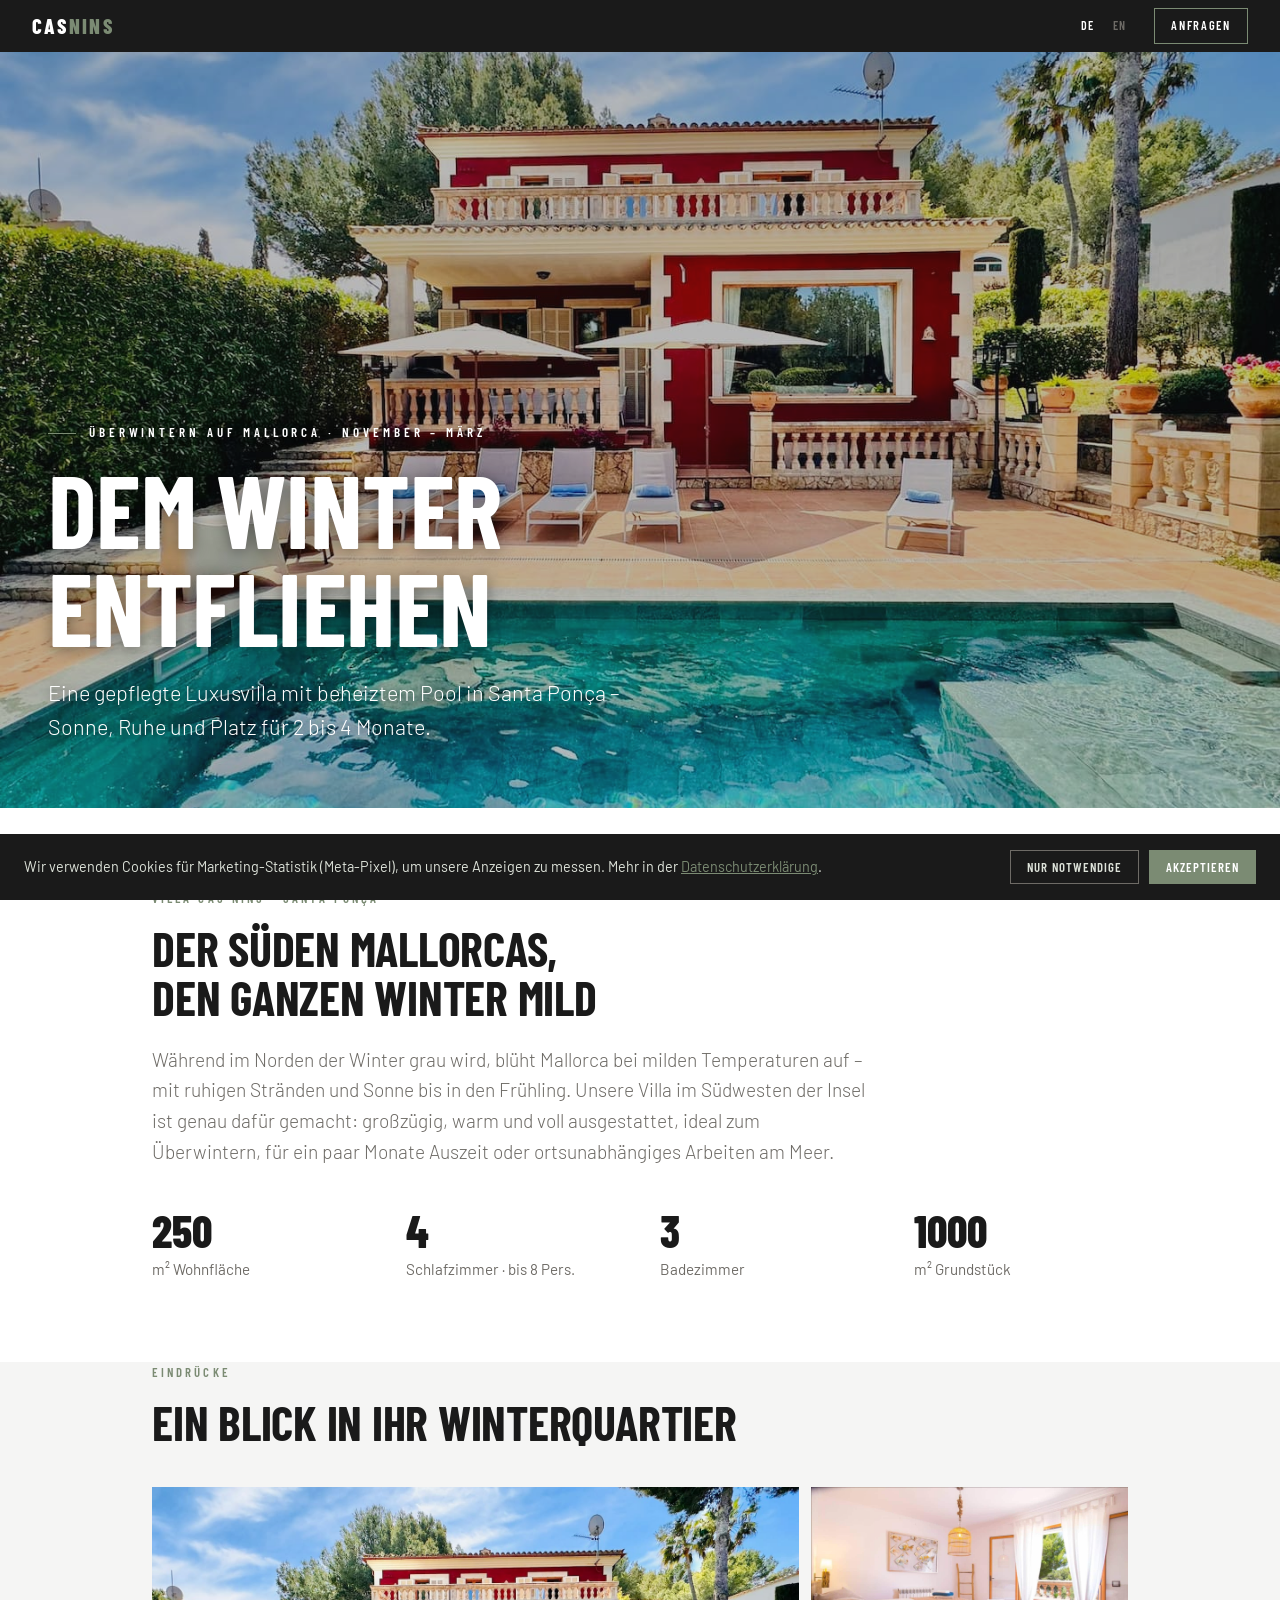
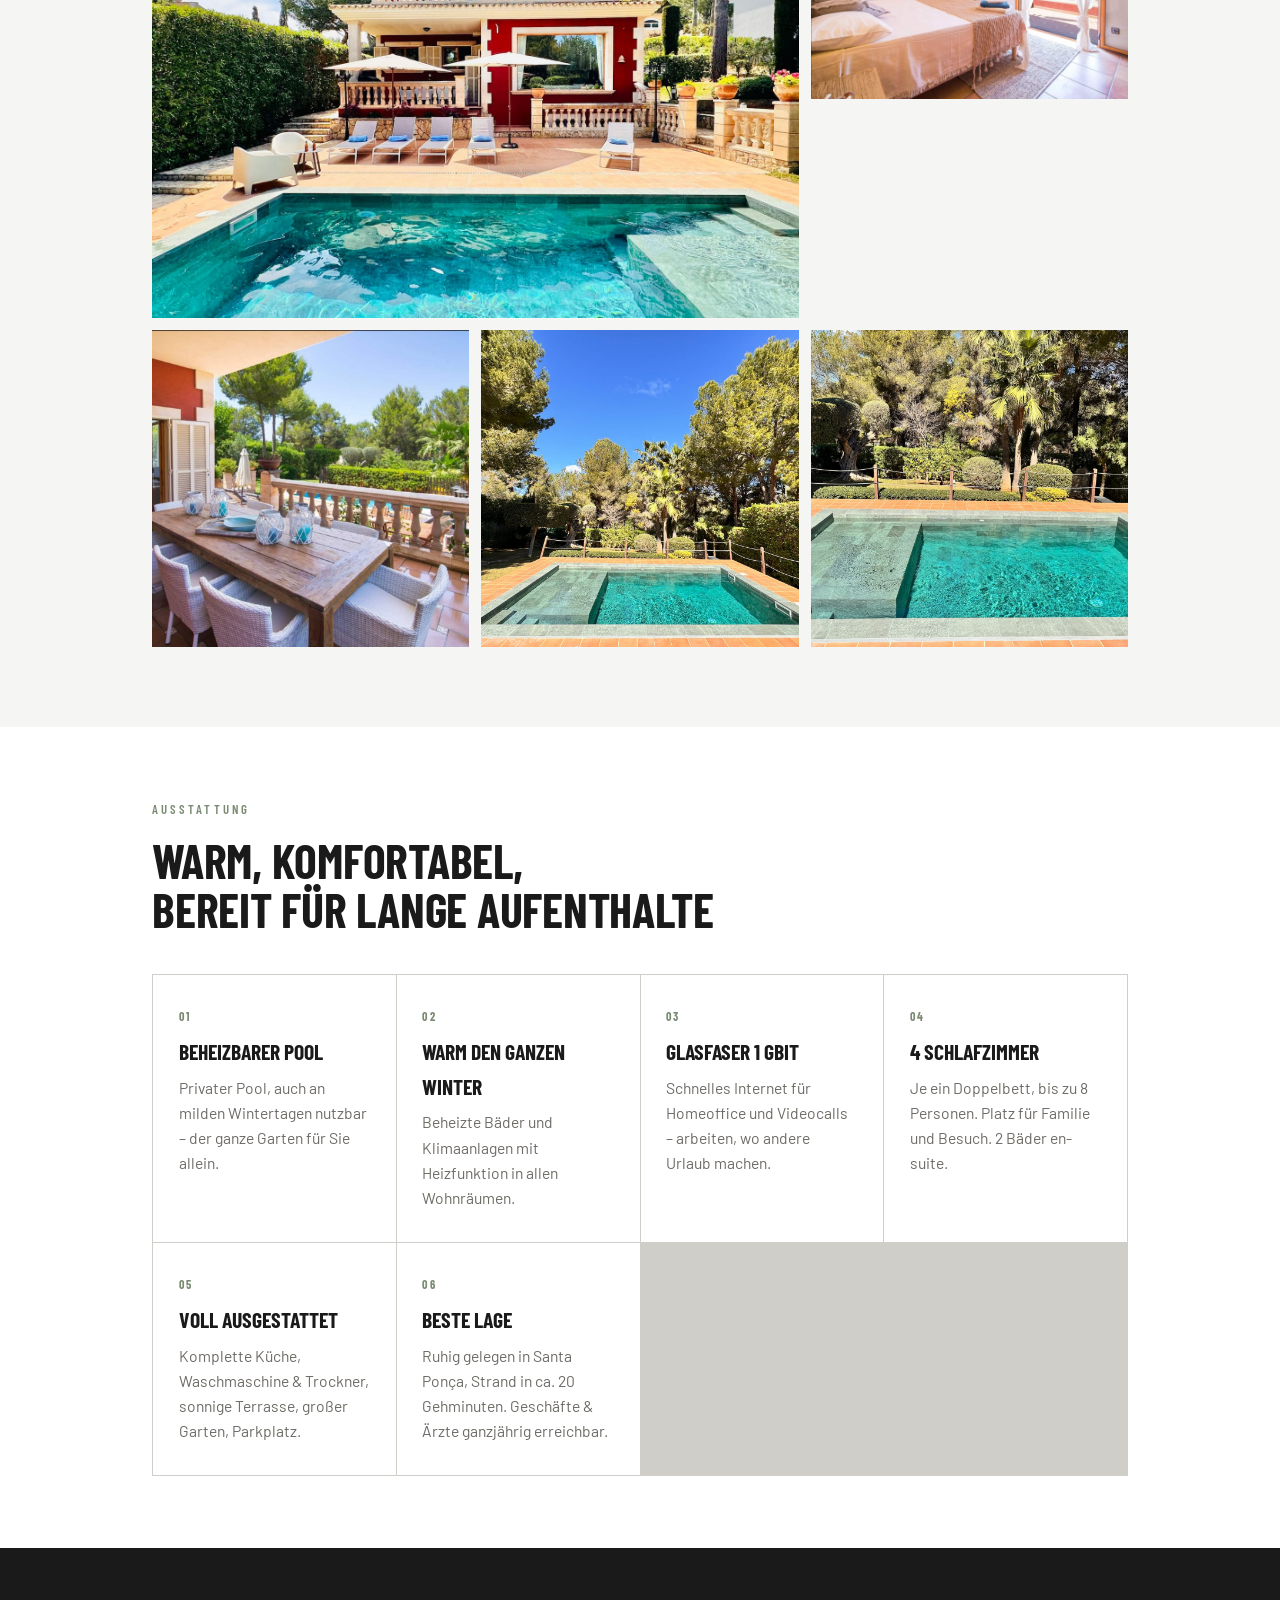
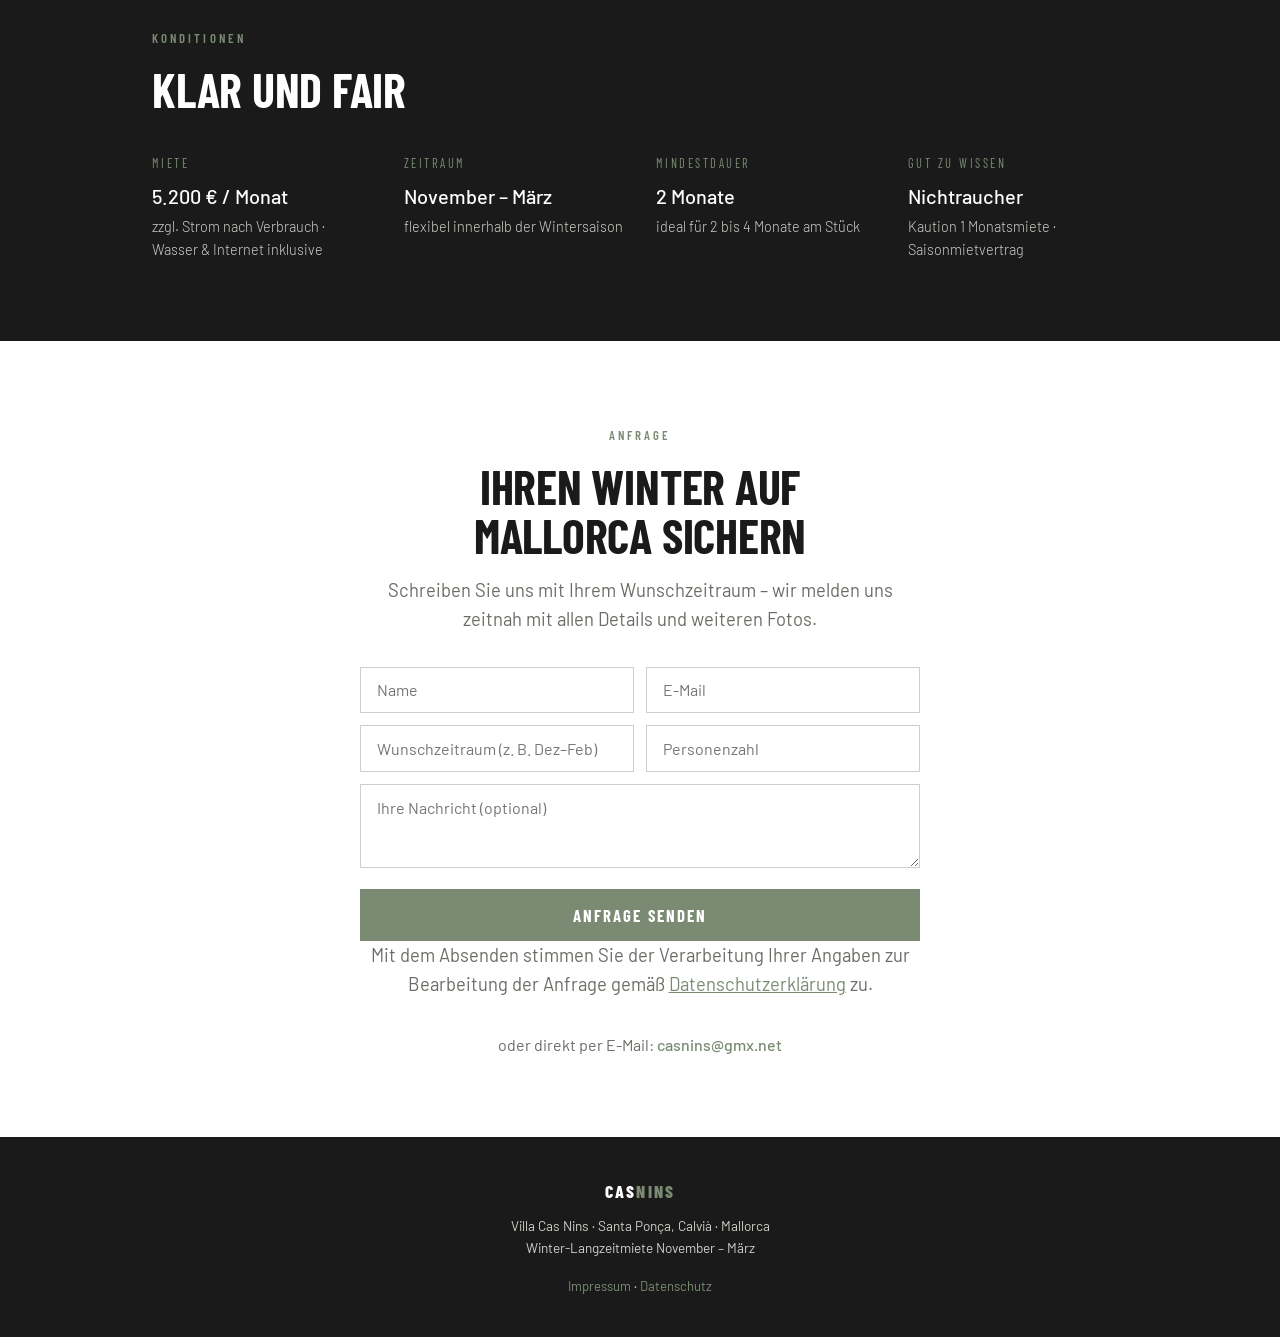
<file: winter/index.html>
<!DOCTYPE html>
<html lang="de">
<head>
  <meta charset="UTF-8">
  <meta name="viewport" content="width=device-width, initial-scale=1.0">
  <title>Überwintern auf Mallorca · Villa Cas Nins</title>
  <meta name="description" content="Luxusvilla mit beheiztem Pool in Santa Ponça zum Überwintern (Nov–März). 250 m², 4 Schlafzimmer, beheizte Bäder, 1-Gbit-Glasfaser. Ideal für 2–4 Monate.">
  <link rel="canonical" href="https://casnins.rauschers.club/winter/">
  <link rel="alternate" hreflang="de" href="https://casnins.rauschers.club/winter/">
  <link rel="alternate" hreflang="en" href="https://casnins.rauschers.club/winter/en/">
  <link rel="alternate" hreflang="x-default" href="https://casnins.rauschers.club/winter/">
  <meta property="og:type" content="website">
  <meta property="og:locale" content="de_DE">
  <meta property="og:title" content="Überwintern auf Mallorca · Villa Cas Nins">
  <meta property="og:description" content="Luxusvilla mit beheiztem Pool in Santa Ponça zum Überwintern. 4 Schlafzimmer, beheizte Bäder, 1-Gbit-Glasfaser. Nov–März, ab 2 Monaten.">
  <meta property="og:url" content="https://casnins.rauschers.club/winter/">
  <meta property="og:image" content="https://casnins.rauschers.club/winter/img/villa-01.jpg">
  <meta name="twitter:card" content="summary_large_image">
  <script type="application/ld+json">
  {"@context":"https://schema.org","@type":"LodgingBusiness","name":"Villa Cas Nins","description":"Luxusvilla mit beheiztem Pool zum Überwintern auf Mallorca, November bis März.","url":"https://casnins.rauschers.club/winter/","image":"https://casnins.rauschers.club/winter/img/villa-01.jpg","address":{"@type":"PostalAddress","addressLocality":"Santa Ponça","addressRegion":"Mallorca","addressCountry":"ES"},"numberOfRooms":4,"amenityFeature":[{"@type":"LocationFeatureSpecification","name":"Beheizbarer Pool","value":true},{"@type":"LocationFeatureSpecification","name":"WLAN 1 Gbit","value":true},{"@type":"LocationFeatureSpecification","name":"Beheizte Bäder","value":true}]}
  </script>
  <link href="fonts/fonts.css" rel="stylesheet">
  <style>
    :root {
      --black:#1A1A1A; --white:#FFFFFF; --gray:#F5F5F4; --mid:#CFCEC9;
      --text:#1A1A1A; --muted:#6E6B66; --accent:#7B8B73; --accent-2:#DDE2D9;
    }
    *,*::before,*::after{box-sizing:border-box;margin:0;padding:0;}
    html{scroll-behavior:smooth;}
    body{font-family:'Barlow',sans-serif;font-weight:400;background:var(--white);color:var(--text);line-height:1.6;-webkit-font-smoothing:antialiased;}
    a{color:inherit;}
    img{display:block;}

    .topbar{background:var(--black);display:flex;align-items:center;justify-content:space-between;padding:0 2rem;height:52px;position:sticky;top:0;z-index:20;}
    .topbar-logo{font-family:'Barlow Condensed',sans-serif;font-weight:800;font-size:1.3rem;letter-spacing:0.12em;text-transform:uppercase;color:var(--white);text-decoration:none;}
    .topbar-logo span{color:var(--accent);}
    .topbar-right{display:flex;align-items:center;gap:1.2rem;}
    .lang-switch{display:flex;gap:0.15rem;}
    .lang-switch a{font-family:'Barlow Condensed',sans-serif;font-size:0.75rem;font-weight:600;letter-spacing:0.12em;text-transform:uppercase;color:var(--muted);text-decoration:none;padding:0.3rem 0.5rem;transition:color 0.15s;}
    .lang-switch a.active,.lang-switch a:hover{color:var(--white);}
    .topbar-cta{font-family:'Barlow Condensed',sans-serif;font-size:0.78rem;font-weight:600;letter-spacing:0.14em;text-transform:uppercase;color:var(--white);text-decoration:none;border:1px solid var(--accent);padding:0.45rem 1rem;transition:background 0.15s,color 0.15s;}
    .topbar-cta:hover{background:var(--accent);color:var(--black);}

    .hero{position:relative;height:84vh;min-height:520px;background:var(--black);overflow:hidden;}
    .hero img{width:100%;height:100%;object-fit:cover;object-position:center 55%;opacity:0.72;}
    .hero-content{position:absolute;inset:0;display:flex;flex-direction:column;justify-content:flex-end;padding:4rem 3rem;max-width:1100px;}
    .hero-label{font-family:'Barlow Condensed',sans-serif;font-size:0.82rem;font-weight:600;letter-spacing:0.30em;text-transform:uppercase;color:#fff;margin-bottom:1rem;text-shadow:0 1px 8px rgba(0,0,0,.5);}
    .hero-label::before{content:"";display:inline-block;width:28px;height:1px;background:var(--accent);vertical-align:middle;margin-right:0.8rem;}
    .hero h1{font-family:'Barlow Condensed',sans-serif;font-weight:700;font-size:clamp(3rem,8vw,6.4rem);line-height:0.96;text-transform:uppercase;color:var(--white);letter-spacing:-0.005em;margin-bottom:1.2rem;text-shadow:0 2px 16px rgba(0,0,0,.4);}
    .hero p{color:#fff;font-size:clamp(1.05rem,2vw,1.35rem);font-weight:300;max-width:620px;text-shadow:0 1px 10px rgba(0,0,0,.5);}

    .section{max-width:1040px;margin:0 auto;padding:5rem 2rem;}
    .eyebrow{font-family:'Barlow Condensed',sans-serif;font-size:0.8rem;font-weight:600;letter-spacing:0.24em;text-transform:uppercase;color:var(--accent);margin-bottom:1rem;}
    h2{font-family:'Barlow Condensed',sans-serif;font-weight:700;font-size:clamp(2rem,4vw,3rem);line-height:1.02;text-transform:uppercase;letter-spacing:-0.005em;margin-bottom:1.4rem;}
    .lead{font-size:1.2rem;font-weight:300;color:var(--muted);max-width:720px;}
    .facts{display:flex;flex-wrap:wrap;gap:2.5rem;margin-top:2.5rem;}
    .fact{flex:1;min-width:130px;}
    .fact .num{font-family:'Barlow Condensed',sans-serif;font-weight:800;font-size:2.8rem;line-height:1;color:var(--black);}
    .fact .lbl{color:var(--muted);font-size:0.95rem;margin-top:0.3rem;}

    /* GALLERY */
    .gallery-wrap{background:var(--gray);}
    .gallery{display:grid;grid-template-columns:repeat(12,1fr);gap:12px;margin-top:2.5rem;}
    .gallery a{overflow:hidden;display:block;position:relative;}
    .gallery img{width:100%;height:100%;object-fit:cover;transition:transform .5s ease;}
    .gallery a:hover img{transform:scale(1.05);}
    .g-big{grid-column:span 8;aspect-ratio:3/2;}
    .g-small{grid-column:span 4;aspect-ratio:3/2;}
    .g-third{grid-column:span 4;aspect-ratio:1/1;}
    @media(max-width:760px){
      .g-big,.g-small,.g-third{grid-column:span 12;aspect-ratio:3/2;}
    }

    .features{background:var(--white);}
    .feature-grid{display:grid;grid-template-columns:repeat(auto-fit,minmax(230px,1fr));gap:1px;background:var(--mid);border:1px solid var(--mid);margin-top:2.5rem;}
    .feature{background:var(--white);padding:2rem 1.6rem;}
    .feature .fnum{font-family:'Barlow Condensed',sans-serif;font-size:0.75rem;letter-spacing:0.2em;color:var(--accent);font-weight:700;text-transform:uppercase;}
    .feature h3{font-family:'Barlow Condensed',sans-serif;font-weight:700;font-size:1.35rem;text-transform:uppercase;margin:0.5rem 0 0.4rem;}
    .feature p{color:var(--muted);font-size:0.98rem;}

    .conditions{background:var(--black);color:var(--white);}
    .conditions .eyebrow{color:var(--accent);}
    .conditions h2{color:var(--white);}
    .cond-grid{display:grid;grid-template-columns:repeat(auto-fit,minmax(200px,1fr));gap:2rem;margin-top:2.5rem;}
    .cond .k{font-family:'Barlow Condensed',sans-serif;font-size:0.78rem;letter-spacing:0.2em;text-transform:uppercase;color:var(--accent);margin-bottom:0.4rem;}
    .cond .v{font-size:1.25rem;font-weight:500;}
    .cond .v small{display:block;color:var(--mid);font-size:0.9rem;font-weight:300;margin-top:0.2rem;}

    .cta{text-align:center;}
    .cta h2{margin-bottom:1rem;}
    .cta p{color:var(--muted);font-size:1.15rem;max-width:560px;margin:0 auto 2rem;}
    .btn{display:inline-block;font-family:'Barlow Condensed',sans-serif;font-weight:700;font-size:1.05rem;letter-spacing:0.12em;text-transform:uppercase;background:var(--accent);color:var(--white);text-decoration:none;padding:1rem 2.4rem;transition:background 0.15s;}
    .btn:hover{background:#6a7a63;}
    .cta .mail{margin-top:1.2rem;font-size:1rem;color:var(--muted);}
    .cta .mail a{color:var(--accent);font-weight:500;text-decoration:none;}

    footer{background:var(--black);color:var(--mid);text-align:center;padding:2.5rem 2rem;font-size:0.85rem;}
    footer .logo{font-family:'Barlow Condensed',sans-serif;font-weight:800;font-size:1.1rem;letter-spacing:0.12em;text-transform:uppercase;color:var(--white);display:block;margin-bottom:0.6rem;}
    footer .logo span{color:var(--accent);}
    .footer-links{margin-top:1rem;}
    .footer-links a{color:var(--accent);text-decoration:none;font-size:0.82rem;}

    .lead-form{max-width:560px;margin:0 auto;text-align:left;}
    .lead-form .row{display:flex;gap:12px;margin-bottom:12px;}
    .lead-form input,.lead-form textarea{width:100%;padding:0.8rem 1rem;border:1px solid var(--mid);font-family:'Barlow',sans-serif;font-size:1rem;background:var(--white);color:var(--text);}
    .lead-form textarea{margin-bottom:14px;resize:vertical;}
    .lead-form input:focus,.lead-form textarea:focus{outline:none;border-color:var(--accent);}
    .lead-form button.btn{border:none;cursor:pointer;width:100%;}
    .form-hint{font-size:0.8rem;color:var(--muted);margin-top:0.8rem;text-align:center;}
    .form-hint a{color:var(--accent);}
    @media(max-width:520px){.lead-form .row{flex-direction:column;gap:12px;}}

    .consent-banner{position:fixed;left:0;right:0;bottom:0;background:var(--black);color:var(--accent-2);padding:1rem 1.5rem;display:flex;align-items:center;justify-content:space-between;gap:1.5rem;flex-wrap:wrap;z-index:50;font-size:0.9rem;}
    .consent-banner a{color:var(--accent);}
    .consent-btns{display:flex;gap:0.6rem;flex-shrink:0;}
    .consent-btns button{font-family:'Barlow Condensed',sans-serif;text-transform:uppercase;letter-spacing:0.08em;font-size:0.8rem;font-weight:600;padding:0.5rem 1rem;border:1px solid var(--muted);background:transparent;color:var(--accent-2);cursor:pointer;}
    .consent-btns button.accept{background:var(--accent);border-color:var(--accent);color:var(--white);}

    @media(max-width:600px){.hero-content{padding:2.5rem 1.5rem;}.section{padding:3.5rem 1.5rem;}.topbar{padding:0 1.2rem;}}
  </style>
</head>
<body>

  <div class="topbar">
    <a href="/winter/" class="topbar-logo">CAS<span>NINS</span></a>
    <div class="topbar-right">
      <div class="lang-switch"><a href="/winter/" class="active">DE</a><a href="/winter/en/">EN</a></div>
      <a href="#anfrage" class="topbar-cta">Anfragen</a>
    </div>
  </div>

  <section class="hero">
    <img src="img/villa-01.jpg" alt="Villa Cas Nins mit beheiztem Pool, Santa Ponça, Mallorca">
    <div class="hero-content">
      <div class="hero-label">Überwintern auf Mallorca · November – März</div>
      <h1>Dem Winter<br>entfliehen</h1>
      <p>Eine gepflegte Luxusvilla mit beheiztem Pool in Santa Ponça – Sonne, Ruhe und Platz für 2 bis 4 Monate.</p>
    </div>
  </section>

  <section class="section">
    <div class="eyebrow">Villa Cas Nins · Santa Ponça</div>
    <h2>Der Süden Mallorcas,<br>den ganzen Winter mild</h2>
    <p class="lead">
      Während im Norden der Winter grau wird, blüht Mallorca bei milden Temperaturen auf – mit ruhigen Stränden und
      Sonne bis in den Frühling. Unsere Villa im Südwesten der Insel ist genau dafür gemacht: großzügig, warm und
      voll ausgestattet, ideal zum Überwintern, für ein paar Monate Auszeit oder ortsunabhängiges Arbeiten am Meer.
    </p>
    <div class="facts">
      <div class="fact"><div class="num">250</div><div class="lbl">m² Wohnfläche</div></div>
      <div class="fact"><div class="num">4</div><div class="lbl">Schlafzimmer · bis 8 Pers.</div></div>
      <div class="fact"><div class="num">3</div><div class="lbl">Badezimmer</div></div>
      <div class="fact"><div class="num">1000</div><div class="lbl">m² Grundstück</div></div>
    </div>
  </section>

  <section class="gallery-wrap">
    <div class="section" style="padding-top:0;">
      <div class="eyebrow">Eindrücke</div>
      <h2>Ein Blick in Ihr Winterquartier</h2>
      <div class="gallery">
        <a class="g-big" href="img/villa-01.jpg" target="_blank"><img src="img/villa-01.jpg" alt="Villa mit Pool und Sonnenterrasse"></a>
        <a class="g-small" href="img/villa-06.jpg" target="_blank"><img src="img/villa-06.jpg" alt="Helles Schlafzimmer mit Terrassenzugang"></a>
        <a class="g-third" href="img/villa-02.jpg" target="_blank"><img src="img/villa-02.jpg" alt="Überdachte Terrasse mit Esstisch"></a>
        <a class="g-third" href="img/villa-03.jpg" target="_blank"><img src="img/villa-03.jpg" alt="Pool im grünen Garten mit Pinien"></a>
        <a class="g-third" href="img/villa-04.jpg" target="_blank"><img src="img/villa-04.jpg" alt="Beheizbarer Pool mit Gartenblick"></a>
      </div>
    </div>
  </section>

  <section class="features">
    <div class="section" style="padding-top:4.5rem;padding-bottom:4.5rem;">
      <div class="eyebrow">Ausstattung</div>
      <h2>Warm, komfortabel,<br>bereit für lange Aufenthalte</h2>
      <div class="feature-grid">
        <div class="feature"><div class="fnum">01</div><h3>Beheizbarer Pool</h3><p>Privater Pool, auch an milden Wintertagen nutzbar – der ganze Garten für Sie allein.</p></div>
        <div class="feature"><div class="fnum">02</div><h3>Warm den ganzen Winter</h3><p>Beheizte Bäder und Klimaanlagen mit Heizfunktion in allen Wohnräumen.</p></div>
        <div class="feature"><div class="fnum">03</div><h3>Glasfaser 1 Gbit</h3><p>Schnelles Internet für Homeoffice und Videocalls – arbeiten, wo andere Urlaub machen.</p></div>
        <div class="feature"><div class="fnum">04</div><h3>4 Schlafzimmer</h3><p>Je ein Doppelbett, bis zu 8 Personen. Platz für Familie und Besuch. 2 Bäder en-suite.</p></div>
        <div class="feature"><div class="fnum">05</div><h3>Voll ausgestattet</h3><p>Komplette Küche, Waschmaschine &amp; Trockner, sonnige Terrasse, großer Garten, Parkplatz.</p></div>
        <div class="feature"><div class="fnum">06</div><h3>Beste Lage</h3><p>Ruhig gelegen in Santa Ponça, Strand in ca. 20 Gehminuten. Geschäfte &amp; Ärzte ganzjährig erreichbar.</p></div>
      </div>
    </div>
  </section>

  <section class="conditions">
    <div class="section">
      <div class="eyebrow">Konditionen</div>
      <h2>Klar und fair</h2>
      <div class="cond-grid">
        <div class="cond"><div class="k">Miete</div><div class="v">5.200 € / Monat<small>zzgl. Strom nach Verbrauch · Wasser &amp; Internet inklusive</small></div></div>
        <div class="cond"><div class="k">Zeitraum</div><div class="v">November – März<small>flexibel innerhalb der Wintersaison</small></div></div>
        <div class="cond"><div class="k">Mindestdauer</div><div class="v">2 Monate<small>ideal für 2 bis 4 Monate am Stück</small></div></div>
        <div class="cond"><div class="k">Gut zu wissen</div><div class="v">Nichtraucher<small>Kaution 1 Monatsmiete · Saisonmietvertrag</small></div></div>
      </div>
    </div>
  </section>

  <section class="section cta" id="anfrage">
    <div class="eyebrow" style="display:inline-block;">Anfrage</div>
    <h2>Ihren Winter auf<br>Mallorca sichern</h2>
    <p>Schreiben Sie uns mit Ihrem Wunschzeitraum – wir melden uns zeitnah mit allen Details und weiteren Fotos.</p>
    <form class="lead-form" action="https://formspree.io/f/DEINE_FORM_ID" method="POST">
      <div class="row">
        <input type="text" name="name" placeholder="Name" required>
        <input type="email" name="email" placeholder="E-Mail" required>
      </div>
      <div class="row">
        <input type="text" name="wunschzeitraum" placeholder="Wunschzeitraum (z. B. Dez–Feb)">
        <input type="text" name="personen" placeholder="Personenzahl">
      </div>
      <textarea name="nachricht" placeholder="Ihre Nachricht (optional)" rows="3"></textarea>
      <button type="submit" class="btn" onclick="if(window.fbq)fbq('track','Lead');">Anfrage senden</button>
      <p class="form-hint">Mit dem Absenden stimmen Sie der Verarbeitung Ihrer Angaben zur Bearbeitung der Anfrage gemäß <a href="datenschutz.html">Datenschutzerklärung</a> zu.</p>
    </form>
    <div class="mail">oder direkt per E-Mail: <a href="mailto:casnins@gmx.net">casnins@gmx.net</a></div>
  </section>

  <footer>
    <span class="logo">CAS<span>NINS</span></span>
    Villa Cas Nins · Santa Ponça, Calvià · Mallorca<br>
    Winter-Langzeitmiete November – März
    <div class="footer-links"><a href="impressum.html">Impressum</a> · <a href="datenschutz.html">Datenschutz</a></div>
  </footer>

  <div id="consent" class="consent-banner" style="display:none;">
    <span>Wir verwenden Cookies für Marketing-Statistik (Meta-Pixel), um unsere Anzeigen zu messen. Mehr in der <a href="datenschutz.html">Datenschutzerklärung</a>.</span>
    <div class="consent-btns">
      <button onclick="consentDecline()">Nur notwendige</button>
      <button class="accept" onclick="consentAccept()">Akzeptieren</button>
    </div>
  </div>
  <script>
    // Meta-Pixel-ID hier einsetzen (aus dem Meta-Werbekonto):
    var PIXEL_ID = 'DEIN_PIXEL_ID';
    function loadPixel(){
      if(!PIXEL_ID || PIXEL_ID==='DEIN_PIXEL_ID' || window.fbq) return;
      !function(f,b,e,v,n,t,s){if(f.fbq)return;n=f.fbq=function(){n.callMethod?n.callMethod.apply(n,arguments):n.queue.push(arguments)};if(!f._fbq)f._fbq=n;n.push=n;n.loaded=!0;n.version='2.0';n.queue=[];t=b.createElement(e);t.async=!0;t.src=v;s=b.getElementsByTagName(e)[0];s.parentNode.insertBefore(t,s)}(window,document,'script','https://connect.facebook.net/en_US/fbevents.js');
      fbq('init',PIXEL_ID);fbq('track','PageView');
    }
    function consentAccept(){localStorage.setItem('cn_consent','yes');document.getElementById('consent').style.display='none';loadPixel();}
    function consentDecline(){localStorage.setItem('cn_consent','no');document.getElementById('consent').style.display='none';}
    (function(){var c=localStorage.getItem('cn_consent');if(c==='yes'){loadPixel();}else if(c!=='no'){document.getElementById('consent').style.display='flex';}})();
  </script>

</body>
</html>
</file>
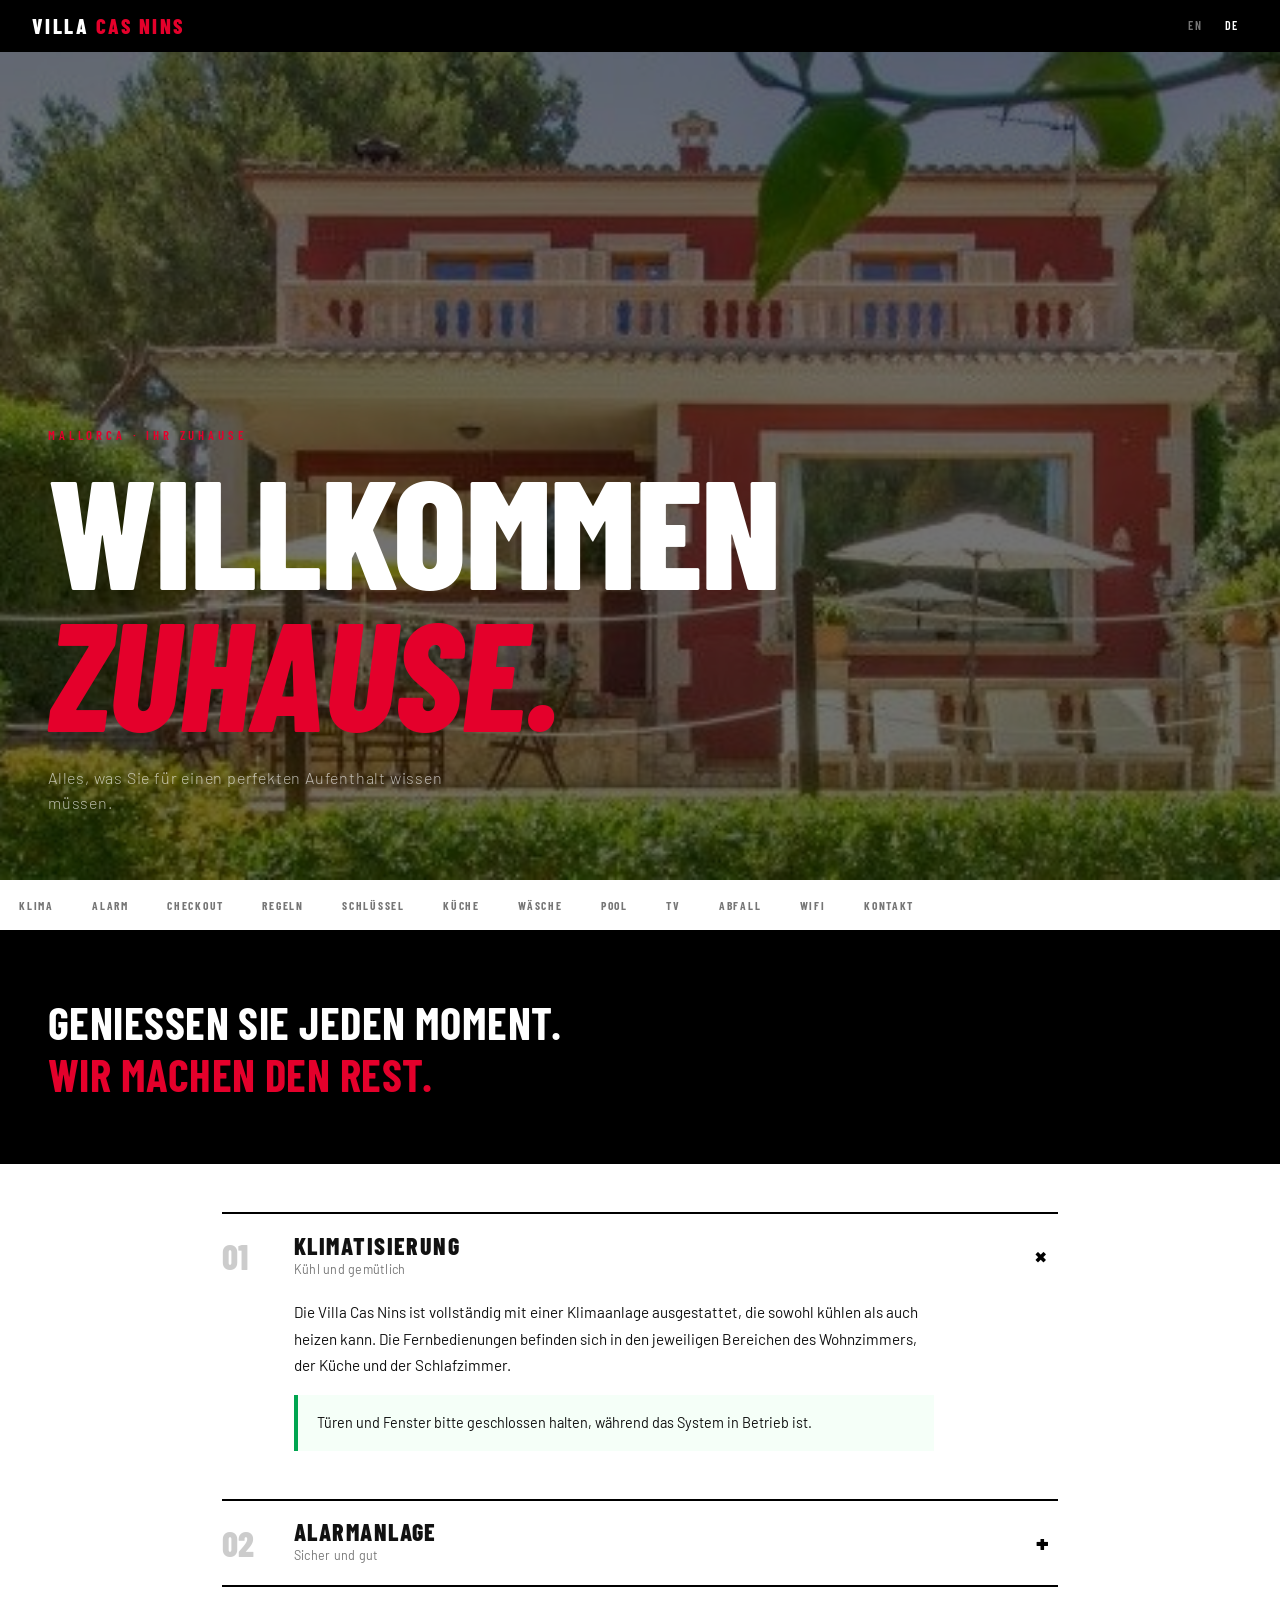
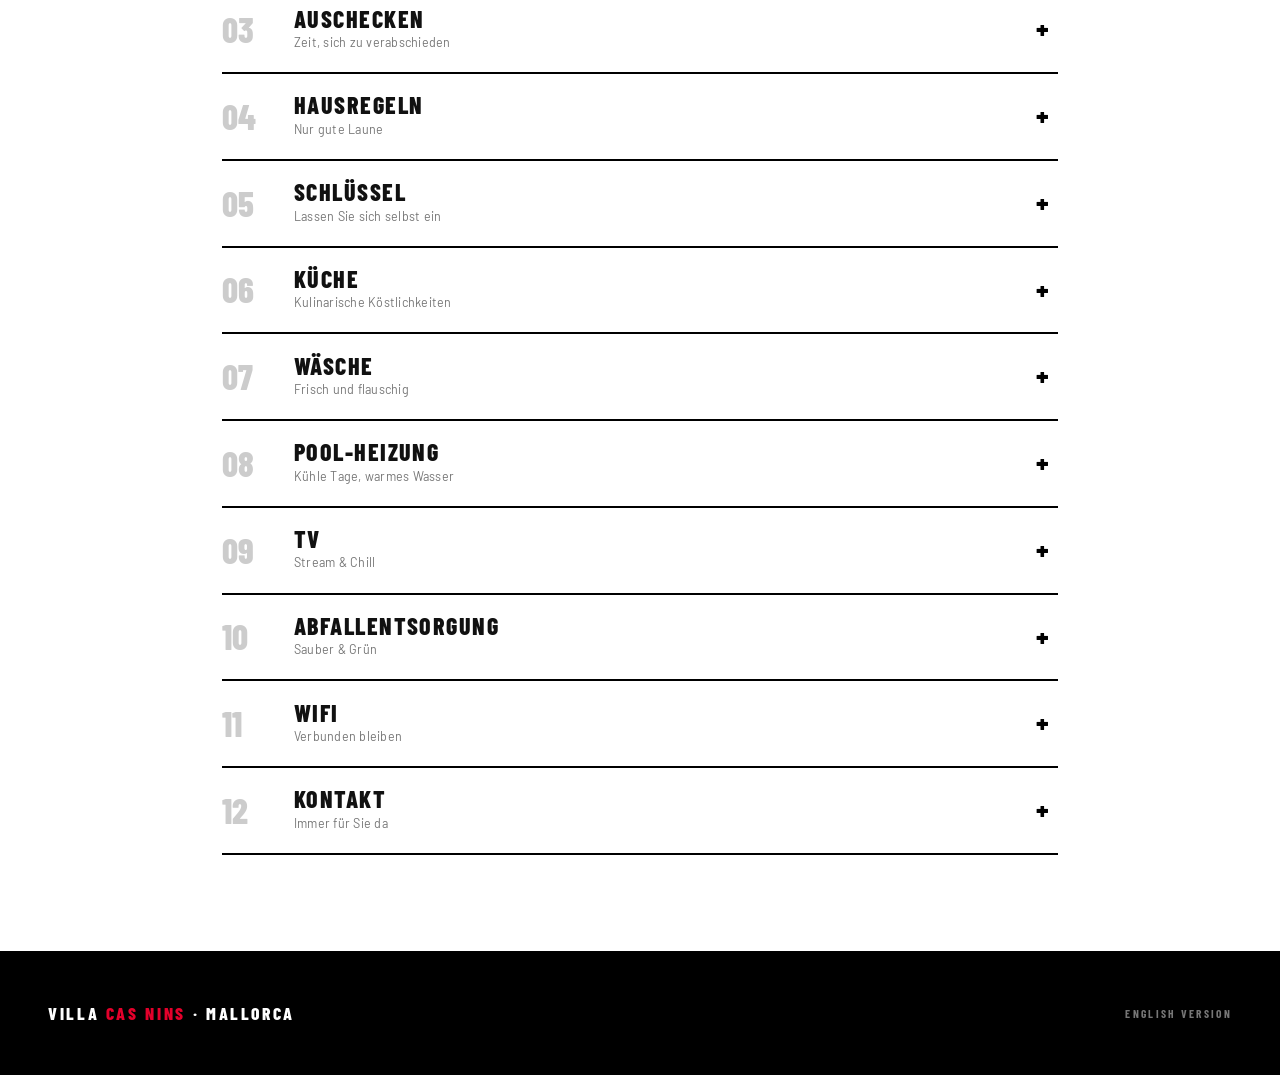
<file: 1ed488a3d905/de/index.html>
<!DOCTYPE html>
<html lang="de">
<head>
  <meta charset="UTF-8">
  <meta name="viewport" content="width=device-width, initial-scale=1.0">
  <title>Villa Cas Nins · Mallorca</title>
  <link rel="preconnect" href="https://fonts.googleapis.com">
  <link rel="preconnect" href="https://fonts.gstatic.com" crossorigin>
  <link href="https://fonts.googleapis.com/css2?family=Barlow+Condensed:ital,wght@0,400;0,600;0,700;0,800;1,700&family=Barlow:wght@300;400;500&display=swap" rel="stylesheet">
  <style>
    :root {
      --black:   #000000;
      --white:   #FFFFFF;
      --gray:    #F5F5F5;
      --mid:     #CCCCCC;
      --text:    #111111;
      --muted:   #767676;
      --red:     #E4002B;
    }

    *, *::before, *::after { box-sizing: border-box; margin: 0; padding: 0; }
    html { scroll-behavior: smooth; }

    body {
      font-family: 'Barlow', sans-serif;
      font-weight: 400;
      background: var(--white);
      color: var(--text);
      line-height: 1.6;
      -webkit-font-smoothing: antialiased;
    }

    /* ── TOP BAR ── */
    .topbar {
      background: var(--black);
      display: flex;
      align-items: center;
      justify-content: space-between;
      padding: 0 2rem;
      height: 52px;
    }
    .topbar-logo {
      font-family: 'Barlow Condensed', sans-serif;
      font-weight: 800;
      font-size: 1.3rem;
      letter-spacing: 0.12em;
      text-transform: uppercase;
      color: var(--white);
    }
    .topbar-logo span { color: var(--red); }
    .lang-switch {
      display: flex;
      gap: 0.2rem;
    }
    .lang-switch a {
      font-family: 'Barlow Condensed', sans-serif;
      font-size: 0.75rem;
      font-weight: 600;
      letter-spacing: 0.12em;
      text-transform: uppercase;
      color: var(--muted);
      text-decoration: none;
      padding: 0.3rem 0.6rem;
      transition: color 0.15s;
    }
    .lang-switch a.active, .lang-switch a:hover { color: var(--white); }

    /* ── HERO ── */
    .hero {
      position: relative;
      height: 92vh;
      min-height: 500px;
      background: var(--black);
      overflow: hidden;
    }
    .hero img {
      width: 100%;
      height: 100%;
      object-fit: cover;
      object-position: center 35%;
      display: block;
      opacity: 0.45;
    }
    .hero-content {
      position: absolute;
      inset: 0;
      display: flex;
      flex-direction: column;
      justify-content: flex-end;
      padding: 4rem 3rem;
    }
    .hero-label {
      font-family: 'Barlow Condensed', sans-serif;
      font-size: 0.8rem;
      font-weight: 600;
      letter-spacing: 0.3em;
      text-transform: uppercase;
      color: var(--red);
      margin-bottom: 0.8rem;
    }
    .hero h1 {
      font-family: 'Barlow Condensed', sans-serif;
      font-weight: 800;
      font-size: clamp(4.5rem, 12vw, 10rem);
      line-height: 0.92;
      text-transform: uppercase;
      color: var(--white);
      letter-spacing: -0.01em;
      margin-bottom: 1.5rem;
    }
    .hero h1 em {
      font-style: italic;
      color: var(--red);
    }
    .hero-sub {
      font-family: 'Barlow', sans-serif;
      font-size: 1rem;
      font-weight: 300;
      color: rgba(255,255,255,0.65);
      letter-spacing: 0.05em;
      max-width: 440px;
    }

    /* ── STICKY NAV ── */
    nav.toc {
      background: var(--white);
      border-bottom: 3px solid var(--black);
      position: sticky;
      top: 0;
      z-index: 100;
      display: flex;
      overflow-x: auto;
      scrollbar-width: none;
    }
    nav.toc::-webkit-scrollbar { display: none; }
    nav.toc a {
      font-family: 'Barlow Condensed', sans-serif;
      font-size: 0.72rem;
      font-weight: 700;
      letter-spacing: 0.15em;
      text-transform: uppercase;
      color: var(--muted);
      text-decoration: none;
      padding: 1rem 1.2rem;
      white-space: nowrap;
      border-bottom: 3px solid transparent;
      margin-bottom: -3px;
      transition: color 0.15s, border-color 0.15s;
    }
    nav.toc a:hover { color: var(--black); border-bottom-color: var(--black); }

    /* ── INTRO BANNER ── */
    .intro-banner {
      background: var(--black);
      padding: 4rem 3rem;
    }
    .intro-banner p {
      font-family: 'Barlow Condensed', sans-serif;
      font-weight: 700;
      font-size: clamp(1.8rem, 4vw, 2.8rem);
      line-height: 1.15;
      text-transform: uppercase;
      color: var(--white);
      max-width: 780px;
      letter-spacing: 0.01em;
    }
    .intro-banner p span { color: var(--red); }

    /* ── SECTIONS ── */
    .sections {
      max-width: 900px;
      margin: 0 auto;
      padding: 0 2rem 6rem;
    }

    .section {
      border-bottom: 2px solid var(--black);
    }
    .section:first-child { border-top: 2px solid var(--black); margin-top: 3rem; }

    .section-header {
      display: flex;
      align-items: center;
      padding: 1.2rem 0;
      cursor: pointer;
      user-select: none;
      gap: 1.5rem;
    }
    .section-header:hover .section-title { color: var(--red); }

    .section-num {
      font-family: 'Barlow Condensed', sans-serif;
      font-weight: 800;
      font-size: 2.2rem;
      color: var(--mid);
      min-width: 3rem;
      line-height: 1;
      transition: color 0.15s;
    }
    .section-header:hover .section-num { color: var(--red); }

    .section-title-wrap { flex: 1; }
    .section-title {
      font-family: 'Barlow Condensed', sans-serif;
      font-weight: 800;
      font-size: 1.5rem;
      letter-spacing: 0.06em;
      text-transform: uppercase;
      color: var(--text);
      transition: color 0.15s;
      line-height: 1;
    }
    .section-sub {
      font-family: 'Barlow', sans-serif;
      font-size: 0.78rem;
      font-weight: 400;
      color: var(--muted);
      margin-top: 0.15rem;
      letter-spacing: 0.02em;
    }
    .section-toggle {
      font-family: 'Barlow Condensed', sans-serif;
      font-weight: 800;
      font-size: 1.8rem;
      color: var(--black);
      line-height: 1;
      transition: transform 0.25s ease;
      width: 2rem;
      text-align: center;
    }
    .section-header.open .section-toggle { transform: rotate(45deg); }

    .section-body {
      display: none;
      padding: 0 0 2rem 4.5rem;
    }
    .section-body.open { display: block; }

    .section-body p {
      font-size: 0.95rem;
      line-height: 1.75;
      color: var(--text);
      margin-bottom: 1rem;
      max-width: 640px;
    }
    .section-body ul {
      list-style: none;
      margin: 0.5rem 0 1rem;
      max-width: 640px;
    }
    .section-body ul li {
      font-size: 0.95rem;
      padding: 0.6rem 0;
      border-bottom: 1px solid #E8E8E8;
      display: flex;
      align-items: center;
      gap: 0.8rem;
    }
    .section-body ul li::before {
      content: '';
      display: inline-block;
      width: 6px;
      height: 6px;
      background: var(--red);
      flex-shrink: 0;
    }
    .section-body ul li:last-child { border-bottom: none; }

    .section-body h3 {
      font-family: 'Barlow Condensed', sans-serif;
      font-size: 0.72rem;
      font-weight: 700;
      letter-spacing: 0.2em;
      text-transform: uppercase;
      color: var(--red);
      margin: 1.8rem 0 0.8rem;
    }

    /* ── NOTICE ── */
    .notice {
      margin: 1rem 0;
      padding: 1rem 1.2rem;
      font-size: 0.9rem;
      line-height: 1.65;
      max-width: 640px;
    }
    .notice.info { background: var(--gray); border-left: 4px solid var(--black); }
    .notice.warn { background: #FFF5F5; border-left: 4px solid var(--red); }
    .notice.tip  { background: #F5FFF8; border-left: 4px solid #00A550; }

    /* ── ALARM TABLE ── */
    .alarm-mode {
      padding: 0.9rem 0;
      border-bottom: 1px solid #E8E8E8;
      max-width: 640px;
    }
    .alarm-mode:last-of-type { border-bottom: none; }
    .alarm-mode strong {
      display: block;
      font-family: 'Barlow Condensed', sans-serif;
      font-size: 0.8rem;
      font-weight: 700;
      letter-spacing: 0.15em;
      text-transform: uppercase;
      color: var(--text);
      margin-bottom: 0.2rem;
    }
    .alarm-mode span { font-size: 0.9rem; color: var(--muted); }
    .alarm-table { width: 100%; border-collapse: collapse; margin-top: 1rem; max-width: 640px; }
    .alarm-table td {
      padding: 0.9rem 0.5rem;
      border-bottom: 1px solid #E8E8E8;
      font-size: 0.9rem;
      vertical-align: top;
    }
    .alarm-table tr:last-child td { border-bottom: none; }
    .alarm-table td:first-child { width: 40%; }
    .alarm-table td strong {
      display: block;
      font-family: 'Barlow Condensed', sans-serif;
      font-size: 0.72rem;
      font-weight: 700;
      letter-spacing: 0.15em;
      text-transform: uppercase;
      color: var(--text);
      margin-bottom: 0.3rem;
    }

    /* ── WIFI ── */
    .wifi-grid {
      display: grid;
      grid-template-columns: 1fr 1fr;
      gap: 2px;
      background: var(--black);
      margin: 1rem 0;
      max-width: 500px;
    }
    .wifi-cell {
      background: var(--gray);
      padding: 1.2rem 1.4rem;
    }
    .wifi-cell .label {
      font-family: 'Barlow Condensed', sans-serif;
      font-size: 0.65rem;
      font-weight: 700;
      letter-spacing: 0.2em;
      text-transform: uppercase;
      color: var(--muted);
      margin-bottom: 0.3rem;
    }
    .wifi-cell .value {
      font-family: 'Barlow Condensed', sans-serif;
      font-weight: 600;
      font-size: 1.15rem;
      color: var(--black);
      letter-spacing: 0.03em;
    }
    .qr-wrap { margin-top: 1.5rem; }
    .qr-wrap img { width: 120px; display: block; }
    .qr-wrap p {
      font-size: 0.65rem !important;
      letter-spacing: 0.18em;
      text-transform: uppercase;
      color: var(--muted) !important;
      margin-top: 0.5rem !important;
    }

    /* ── CONTACT ── */
    .contact-block {
      display: flex;
      align-items: center;
      justify-content: space-between;
      padding: 1.5rem 0;
      border-bottom: 1px solid #E8E8E8;
      max-width: 640px;
    }
    .contact-block:last-child { border-bottom: none; }
    .contact-name {
      font-family: 'Barlow Condensed', sans-serif;
      font-weight: 700;
      font-size: 1.6rem;
      text-transform: uppercase;
      letter-spacing: 0.04em;
    }
    .contact-role {
      font-size: 0.72rem;
      font-weight: 400;
      letter-spacing: 0.15em;
      text-transform: uppercase;
      color: var(--muted);
      margin-top: 0.2rem;
    }
    .contact-phone {
      font-family: 'Barlow Condensed', sans-serif;
      font-weight: 700;
      font-size: 1.1rem;
      letter-spacing: 0.05em;
      color: var(--black);
      text-decoration: none;
      background: var(--black);
      color: var(--white);
      padding: 0.7rem 1.4rem;
      text-transform: uppercase;
      transition: background 0.15s;
    }
    .contact-phone:hover { background: var(--red); }

    /* ── FOOTER ── */
    footer {
      background: var(--black);
      padding: 3rem 3rem;
      display: flex;
      align-items: center;
      justify-content: space-between;
      flex-wrap: wrap;
      gap: 1rem;
    }
    .footer-brand {
      font-family: 'Barlow Condensed', sans-serif;
      font-weight: 800;
      font-size: 1.1rem;
      letter-spacing: 0.15em;
      text-transform: uppercase;
      color: var(--white);
    }
    .footer-brand span { color: var(--red); }
    footer a {
      font-family: 'Barlow Condensed', sans-serif;
      font-size: 0.72rem;
      font-weight: 700;
      letter-spacing: 0.2em;
      text-transform: uppercase;
      color: var(--muted);
      text-decoration: none;
      transition: color 0.15s;
    }
    footer a:hover { color: var(--white); }

    /* ── RESPONSIVE ── */
    @media (max-width: 600px) {
      .hero-content { padding: 3rem 1.5rem; }
      .intro-banner { padding: 3rem 1.5rem; }
      .sections { padding: 0 1.2rem 4rem; }
      .section-body { padding-left: 0; }
      .wifi-grid { grid-template-columns: 1fr; }
      nav.toc a { padding: 0.9rem 0.9rem; }
      .contact-block { flex-direction: column; align-items: flex-start; gap: 1rem; }
      footer { padding: 2rem 1.5rem; }
    }
  </style>
</head>
<body>

<!-- Top bar -->
<div class="topbar">
  <div class="topbar-logo">Villa <span>Cas Nins</span></div>
  <div class="lang-switch">
    <a href="/en/">EN</a>
    <a href="/de/" class="active">DE</a>
  </div>
</div>

<!-- Hero -->
<div class="hero">
  <img src="../img/banner.jpg" alt="Villa Cas Nins">
  <div class="hero-content">
    <div class="hero-label">Mallorca · Ihr Zuhause</div>
    <h1>Willkommen<br><em>Zuhause.</em></h1>
    <p class="hero-sub">Alles, was Sie für einen perfekten Aufenthalt wissen müssen.</p>
  </div>
</div>

<!-- Sticky Nav -->
<nav class="toc">
  <a href="#klima">Klima</a>
  <a href="#alarm">Alarm</a>
  <a href="#checkout">Checkout</a>
  <a href="#regeln">Regeln</a>
  <a href="#schluessel">Schlüssel</a>
  <a href="#kueche">Küche</a>
  <a href="#waesche">Wäsche</a>
  <a href="#pool">Pool</a>
  <a href="#tv">TV</a>
  <a href="#abfall">Abfall</a>
  <a href="#wifi">WiFi</a>
  <a href="#kontakt">Kontakt</a>
</nav>

<!-- Intro Banner -->
<div class="intro-banner">
  <p>Genießen Sie jeden Moment.<br><span>Wir machen den Rest.</span></p>
</div>

<!-- Sections -->
<div class="sections">

  <div class="section" id="klima">
    <div class="section-header" onclick="toggle(this)">
      <span class="section-num">01</span>
      <div class="section-title-wrap">
        <div class="section-title">Klimatisierung</div>
        <div class="section-sub">Kühl und gemütlich</div>
      </div>
      <span class="section-toggle">+</span>
    </div>
    <div class="section-body">
      <p>Die Villa Cas Nins ist vollständig mit einer Klimaanlage ausgestattet, die sowohl kühlen als auch heizen kann. Die Fernbedienungen befinden sich in den jeweiligen Bereichen des Wohnzimmers, der Küche und der Schlafzimmer.</p>
      <div class="notice tip">
        Türen und Fenster bitte geschlossen halten, während das System in Betrieb ist.
      </div>
    </div>
  </div>

  <div class="section" id="alarm">
    <div class="section-header" onclick="toggle(this)">
      <span class="section-num">02</span>
      <div class="section-title-wrap">
        <div class="section-title">Alarmanlage</div>
        <div class="section-sub">Sicher und gut</div>
      </div>
      <span class="section-toggle">+</span>
    </div>
    <div class="section-body">
      <p>Das Haus ist durch eine moderne Alarmanlage gesichert. Die Gegend ist sicher — die Anlage steht Ihnen zur freien Nutzung zur Verfügung.</p>
      <div class="notice warn">Falsche Alarme können zu Polizeieinsätzen führen.</div>
      <img src="../img/alarm-panel.png" alt="Alarm-Bedienfeld" style="max-width:100%;margin:1.5rem 0;display:block;">
      <h3>Die drei Modi</h3>
      <div class="alarm-mode">
        <strong>Ungesichert</strong>
        <span>Zu Hause, freie Bewegung. Kein Alarm.</span>
      </div>
      <div class="alarm-mode">
        <strong>Gesicherter Außenbereich</strong>
        <span>Wenn alle das Haus verlassen. Alarm bei offenen Türen/Fenstern und Bewegung innen.</span>
      </div>
      <div class="alarm-mode">
        <strong>Gesicherter Innenbereich</strong>
        <span>Für die Nacht. Nur Türen/Fenster-Alarm — keine Bewegungssensoren.</span>
      </div>
      <h3>Bedienung</h3>
      <table class="alarm-table">
        <tr>
          <td>
            <img src="../img/alarm-key.png" alt="Schlüsselanhänger" style="height:26px;display:block;margin-bottom:0.4rem;">
            <strong>Alarm ausschalten</strong>
          </td>
          <td>Schlüsselanhänger in die Mitte des Panels — Piepton abwarten. Bei Rückkehr: 30 Sek. zum Deaktivieren.</td>
        </tr>
        <tr>
          <td>
            <img src="../img/alarm-btn1.png" alt="Taste 1" style="height:26px;display:block;margin-bottom:0.4rem;">
            <strong>Außenmodus</strong>
          </td>
          <td>Alles schließen. Taste (1) drücken und Haus innerhalb 30 Sek. verlassen.</td>
        </tr>
        <tr>
          <td>
            <img src="../img/alarm-btn2.png" alt="Taste 2" style="height:26px;display:block;margin-bottom:0.4rem;">
            <strong>Innenmodus</strong>
          </td>
          <td>Alles schließen. Knopf (2) drücken.</td>
        </tr>
      </table>
    </div>
  </div>

  <div class="section" id="checkout">
    <div class="section-header" onclick="toggle(this)">
      <span class="section-num">03</span>
      <div class="section-title-wrap">
        <div class="section-title">Auschecken</div>
        <div class="section-sub">Zeit, sich zu verabschieden</div>
      </div>
      <span class="section-toggle">+</span>
    </div>
    <div class="section-body">
      <p>Am Abreisetag bitten wir Sie, bis <strong>11:00 Uhr</strong> auszuchecken, sofern nichts anderes vereinbart wurde.</p>
      <div class="notice info">Schlüssel im Schlüsselsafe lassen. Alle Fenster und Türen schließen.</div>
    </div>
  </div>

  <div class="section" id="regeln">
    <div class="section-header" onclick="toggle(this)">
      <span class="section-num">04</span>
      <div class="section-title-wrap">
        <div class="section-title">Hausregeln</div>
        <div class="section-sub">Nur gute Laune</div>
      </div>
      <span class="section-toggle">+</span>
    </div>
    <div class="section-body">
      <ul>
        <li>Rauchen im Haus ist nicht gestattet</li>
        <li>Ruhezeiten: 23:00 – 08:00 Uhr (besonders im Außenbereich)</li>
        <li>Partys nur mit vorheriger Genehmigung</li>
      </ul>
    </div>
  </div>

  <div class="section" id="schluessel">
    <div class="section-header" onclick="toggle(this)">
      <span class="section-num">05</span>
      <div class="section-title-wrap">
        <div class="section-title">Schlüssel</div>
        <div class="section-sub">Lassen Sie sich selbst ein</div>
      </div>
      <span class="section-toggle">+</span>
    </div>
    <div class="section-body">
      <p>Bei Ankunft erhalten Sie einen Schlüsselsatz für Gartentor und Haupteingang.</p>
      <div class="notice info">
        <strong>Schlüsselsafe</strong> — linke Ecke gegenüber der Eingangstür. Code vom Hausverwalter auf Anfrage.
      </div>
    </div>
  </div>

  <div class="section" id="kueche">
    <div class="section-header" onclick="toggle(this)">
      <span class="section-num">06</span>
      <div class="section-title-wrap">
        <div class="section-title">Küche</div>
        <div class="section-sub">Kulinarische Köstlichkeiten</div>
      </div>
      <span class="section-toggle">+</span>
    </div>
    <div class="section-body">
      <p>Alle Küchenutensilien und -geräte stehen zur freien Verwendung. Fehlt etwas — bitte kurz melden.</p>
      <div class="notice warn">
        Das Induktionskochfeld funktioniert ausschließlich mit <strong>Induktionskochgeschirr</strong>.
      </div>
    </div>
  </div>

  <div class="section" id="waesche">
    <div class="section-header" onclick="toggle(this)">
      <span class="section-num">07</span>
      <div class="section-title-wrap">
        <div class="section-title">Wäsche</div>
        <div class="section-sub">Frisch und flauschig</div>
      </div>
      <span class="section-toggle">+</span>
    </div>
    <div class="section-body">
      <p><strong>Hauswirtschaftsraum hinter der Küche:</strong></p>
      <ul>
        <li>Waschmaschine</li>
        <li>Wäschetrockner</li>
        <li>Bügeleisen &amp; Bügelbrett</li>
        <li>Wäscheständer</li>
      </ul>
    </div>
  </div>

  <div class="section" id="pool">
    <div class="section-header" onclick="toggle(this)">
      <span class="section-num">08</span>
      <div class="section-title-wrap">
        <div class="section-title">Pool-Heizung</div>
        <div class="section-sub">Kühle Tage, warmes Wasser</div>
      </div>
      <span class="section-toggle">+</span>
    </div>
    <div class="section-body">
      <p>Der Pool ist mit einem Heizsystem für die kühleren Monate ausgestattet.</p>
      <div class="notice info">Nur auf <strong>vorherige Anfrage</strong> — gegen Aufpreis.</div>
    </div>
  </div>

  <div class="section" id="tv">
    <div class="section-header" onclick="toggle(this)">
      <span class="section-num">09</span>
      <div class="section-title-wrap">
        <div class="section-title">TV</div>
        <div class="section-sub">Stream &amp; Chill</div>
      </div>
      <span class="section-toggle">+</span>
    </div>
    <div class="section-body">
      <p>Der Fernseher ist mit dem Internet verbunden. Kanäle in verschiedenen Sprachen und Ihre Streaming-Dienste mit eigenen Zugangsdaten stehen bereit.</p>
    </div>
  </div>

  <div class="section" id="abfall">
    <div class="section-header" onclick="toggle(this)">
      <span class="section-num">10</span>
      <div class="section-title-wrap">
        <div class="section-title">Abfallentsorgung</div>
        <div class="section-sub">Sauber &amp; Grün</div>
      </div>
      <span class="section-toggle">+</span>
    </div>
    <div class="section-body">
      <p>Bitte Abfall nach lokalen Vorschriften trennen:</p>
      <ul>
        <li><strong>Restmüll</strong> — Container direkt neben dem Haus, täglich geleert</li>
        <li><strong>Glasrecycling</strong> — etwas weiter die Straße hinauf</li>
        <li><strong>Wertstoffe</strong> — weiter oben oder unten die Straße</li>
      </ul>
    </div>
  </div>

  <div class="section" id="wifi">
    <div class="section-header" onclick="toggle(this)">
      <span class="section-num">11</span>
      <div class="section-title-wrap">
        <div class="section-title">WiFi</div>
        <div class="section-sub">Verbunden bleiben</div>
      </div>
      <span class="section-toggle">+</span>
    </div>
    <div class="section-body">
      <p>Kostenlos in der ganzen Villa und im Poolbereich.</p>
      <div class="wifi-grid">
        <div class="wifi-cell">
          <div class="label">Netzwerkname</div>
          <div class="value">CasNinsLovesYou</div>
        </div>
        <div class="wifi-cell">
          <div class="label">Passwort</div>
          <div class="value">YouLoveCasNins1234</div>
        </div>
      </div>
      <div class="qr-wrap">
        <img src="../img/wifi-qr.png" alt="WiFi QR-Code">
        <p>QR-Code scannen zum Verbinden</p>
      </div>
    </div>
  </div>

  <div class="section" id="kontakt">
    <div class="section-header" onclick="toggle(this)">
      <span class="section-num">12</span>
      <div class="section-title-wrap">
        <div class="section-title">Kontakt</div>
        <div class="section-sub">Immer für Sie da</div>
      </div>
      <span class="section-toggle">+</span>
    </div>
    <div class="section-body">
      <p>Bei Problemen oder im Notfall:</p>
      <div class="contact-block">
        <div>
          <div class="contact-name">Florian Plett</div>
          <div class="contact-role">Hausverwalter</div>
        </div>
        <a class="contact-phone" href="tel:+4915233762945">Jetzt anrufen</a>
      </div>
    </div>
  </div>

</div>

<!-- Footer -->
<footer>
  <div class="footer-brand">Villa <span>Cas Nins</span> · Mallorca</div>
  <a href="/en/">English Version</a>
</footer>

<script>
function toggle(header) {
  header.classList.toggle('open');
  header.nextElementSibling.classList.toggle('open');
}
document.addEventListener('DOMContentLoaded', () => {
  const first = document.querySelector('.section-header');
  if (first) toggle(first);
});
</script>

</body>
</html>
</file>
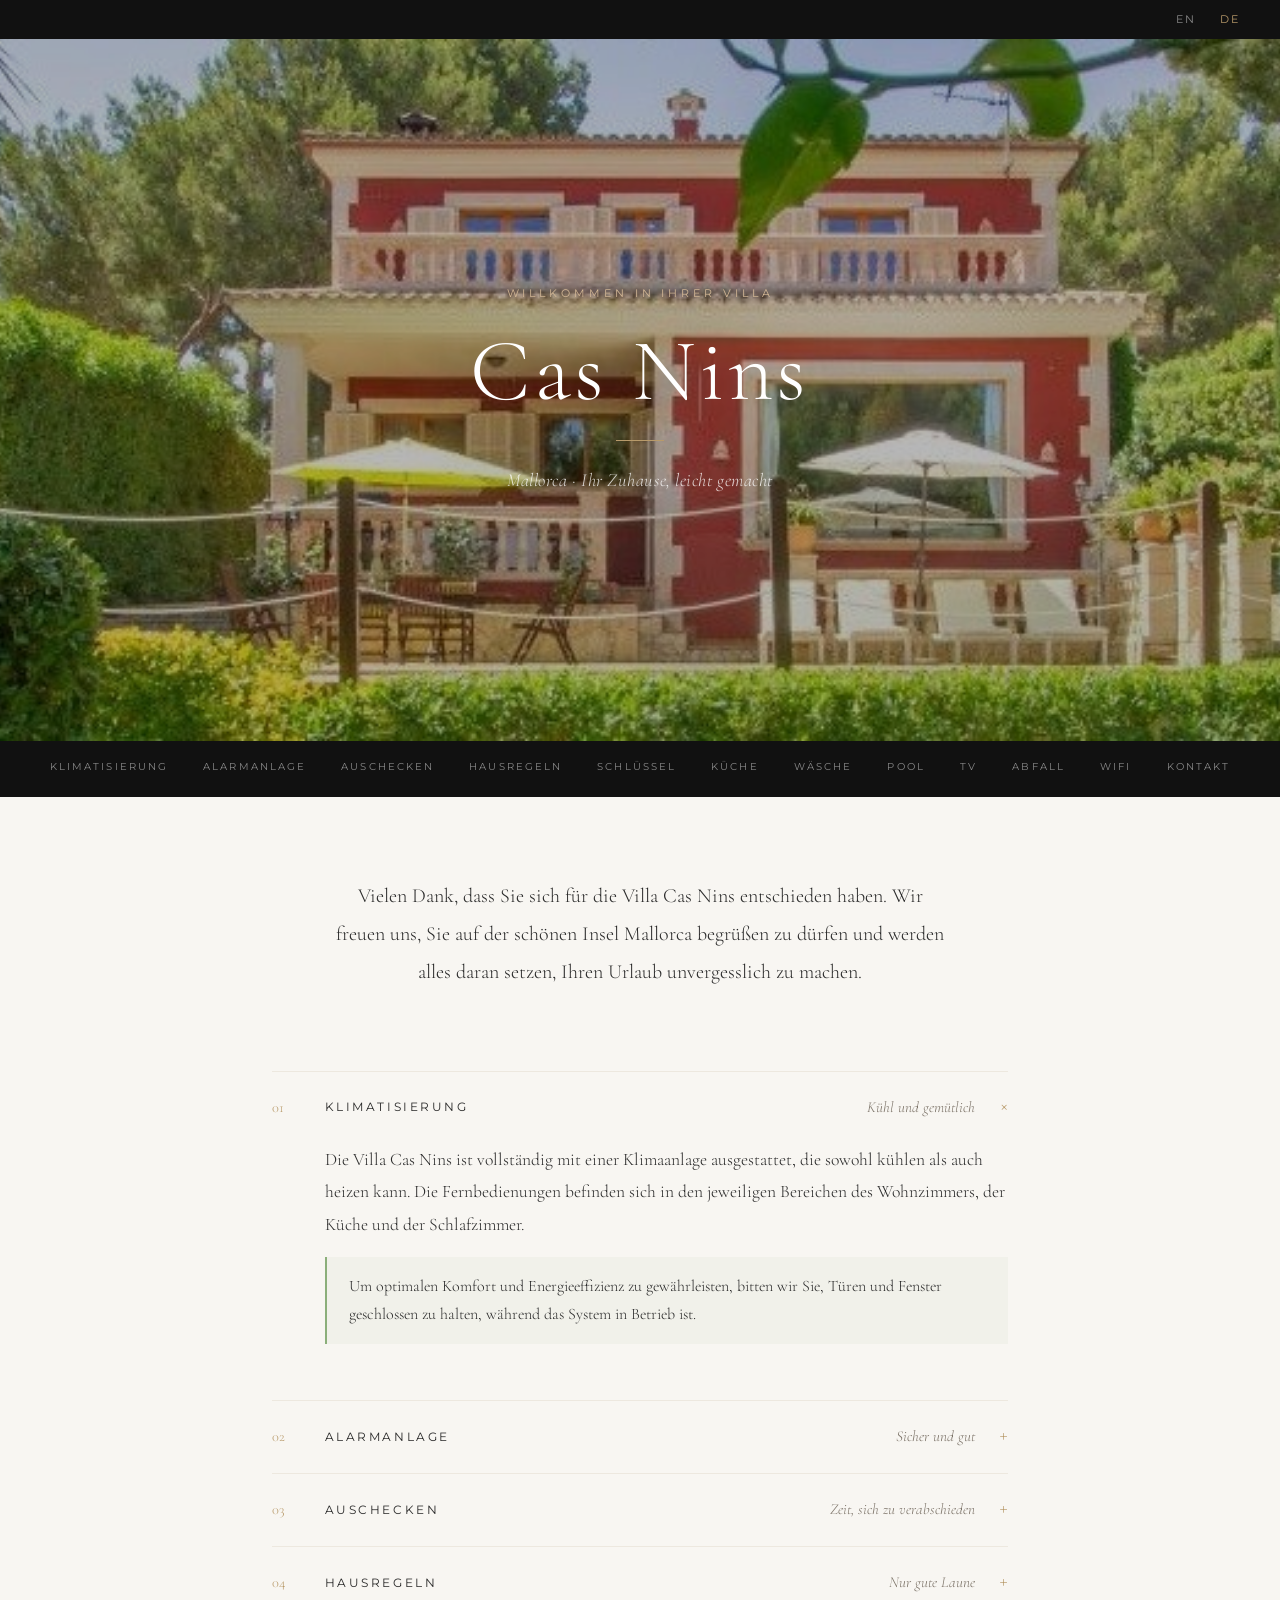
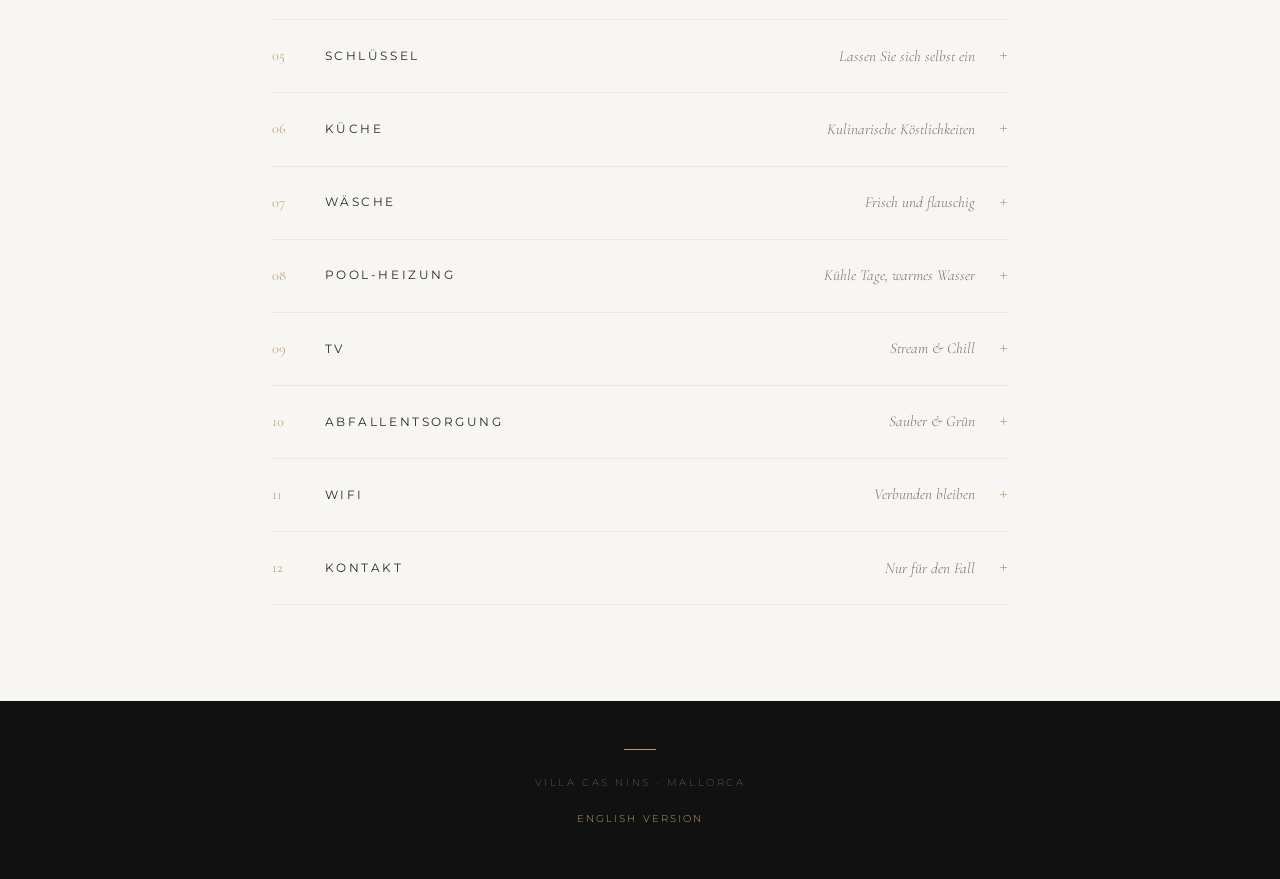
<file: 537a9bd860f0/de/index.html>
<!DOCTYPE html>
<html lang="de">
<head>
  <meta charset="UTF-8">
  <meta name="viewport" content="width=device-width, initial-scale=1.0">
  <title>Villa Cas Nins · Mallorca</title>
  <link rel="preconnect" href="https://fonts.googleapis.com">
  <link rel="preconnect" href="https://fonts.gstatic.com" crossorigin>
  <link href="https://fonts.googleapis.com/css2?family=Cormorant+Garamond:ital,wght@0,300;0,400;0,500;1,300;1,400&family=Montserrat:wght@300;400;500&display=swap" rel="stylesheet">
  <style>
    :root {
      --gold:       #B89A6A;
      --gold-light: #D4B896;
      --black:      #111111;
      --off-white:  #F8F6F2;
      --cream:      #EDE8DF;
      --text:       #2A2A2A;
      --text-light: #7A7166;
    }

    *, *::before, *::after { box-sizing: border-box; margin: 0; padding: 0; }

    html { scroll-behavior: smooth; }

    body {
      font-family: 'Montserrat', sans-serif;
      font-weight: 300;
      background: var(--off-white);
      color: var(--text);
      line-height: 1.8;
      -webkit-font-smoothing: antialiased;
    }

    /* ── LANG SWITCH ── */
    .lang-bar {
      background: var(--black);
      display: flex;
      justify-content: flex-end;
      padding: 0.6rem 2.5rem;
      gap: 1.5rem;
    }
    .lang-bar a {
      font-family: 'Montserrat', sans-serif;
      font-size: 0.68rem;
      font-weight: 400;
      letter-spacing: 0.18em;
      text-transform: uppercase;
      color: #888;
      text-decoration: none;
      transition: color 0.2s;
    }
    .lang-bar a.active, .lang-bar a:hover { color: var(--gold); }

    /* ── HERO ── */
    .hero {
      position: relative;
      height: 78vh;
      min-height: 460px;
      overflow: hidden;
    }
    .hero img {
      width: 100%;
      height: 100%;
      object-fit: cover;
      object-position: center 40%;
      display: block;
      filter: brightness(0.72);
    }
    .hero-overlay {
      position: absolute;
      inset: 0;
      display: flex;
      flex-direction: column;
      align-items: center;
      justify-content: center;
      text-align: center;
      padding: 2rem;
    }
    .hero-eyebrow {
      font-family: 'Montserrat', sans-serif;
      font-size: 0.7rem;
      font-weight: 400;
      letter-spacing: 0.35em;
      text-transform: uppercase;
      color: var(--gold-light);
      margin-bottom: 1.4rem;
    }
    .hero h1 {
      font-family: 'Cormorant Garamond', serif;
      font-weight: 300;
      font-size: clamp(3rem, 7vw, 5.5rem);
      color: #fff;
      line-height: 1.05;
      letter-spacing: 0.04em;
      margin-bottom: 1.4rem;
    }
    .hero-rule {
      width: 48px;
      height: 1px;
      background: var(--gold);
      margin: 0 auto 1.4rem;
    }
    .hero-sub {
      font-family: 'Cormorant Garamond', serif;
      font-style: italic;
      font-size: 1.15rem;
      color: rgba(255,255,255,0.8);
      letter-spacing: 0.03em;
    }

    /* ── NAV ── */
    nav.toc {
      background: var(--black);
      padding: 0 2rem;
      display: flex;
      justify-content: center;
      flex-wrap: wrap;
      gap: 0;
      position: sticky;
      top: 0;
      z-index: 100;
    }
    nav.toc a {
      font-size: 0.65rem;
      font-weight: 400;
      letter-spacing: 0.2em;
      text-transform: uppercase;
      color: #888;
      text-decoration: none;
      padding: 1.1rem 1.1rem;
      border-bottom: 2px solid transparent;
      transition: color 0.2s, border-color 0.2s;
      white-space: nowrap;
    }
    nav.toc a:hover { color: var(--gold); border-bottom-color: var(--gold); }

    /* ── INTRO ── */
    .intro {
      max-width: 680px;
      margin: 5rem auto;
      padding: 0 2rem;
      text-align: center;
    }
    .intro p {
      font-family: 'Cormorant Garamond', serif;
      font-size: 1.25rem;
      font-weight: 300;
      line-height: 1.9;
      color: var(--text);
    }

    /* ── SECTIONS ── */
    .sections {
      max-width: 800px;
      margin: 0 auto 6rem;
      padding: 0 2rem;
    }
    .section {
      border-top: 1px solid var(--cream);
    }
    .section:last-child { border-bottom: 1px solid var(--cream); }

    .section-header {
      display: flex;
      align-items: center;
      padding: 1.4rem 0;
      cursor: pointer;
      user-select: none;
      gap: 1.5rem;
    }
    .section-header:hover .section-title { color: var(--gold); }

    .section-num {
      font-family: 'Cormorant Garamond', serif;
      font-size: 0.9rem;
      color: var(--gold);
      min-width: 1.8rem;
    }
    .section-title {
      font-family: 'Montserrat', sans-serif;
      font-size: 0.72rem;
      font-weight: 400;
      letter-spacing: 0.22em;
      text-transform: uppercase;
      color: var(--text);
      flex: 1;
      transition: color 0.2s;
    }
    .section-sub {
      font-family: 'Cormorant Garamond', serif;
      font-style: italic;
      font-size: 0.95rem;
      color: var(--text-light);
    }
    .section-toggle {
      font-size: 1rem;
      color: var(--gold);
      transition: transform 0.3s ease;
      line-height: 1;
    }
    .section-header.open .section-toggle { transform: rotate(45deg); }

    .section-body {
      display: none;
      padding: 0 0 2.5rem 3.3rem;
    }
    .section-body.open { display: block; }

    .section-body p {
      font-family: 'Cormorant Garamond', serif;
      font-size: 1.1rem;
      line-height: 1.85;
      margin-bottom: 1rem;
      color: var(--text);
    }
    .section-body ul {
      list-style: none;
      margin: 0.5rem 0 1rem;
    }
    .section-body ul li {
      font-family: 'Cormorant Garamond', serif;
      font-size: 1.05rem;
      padding: 0.35rem 0;
      border-bottom: 1px solid var(--cream);
      color: var(--text);
    }
    .section-body ul li:last-child { border-bottom: none; }
    .section-body h3 {
      font-family: 'Montserrat', sans-serif;
      font-size: 0.65rem;
      font-weight: 400;
      letter-spacing: 0.22em;
      text-transform: uppercase;
      color: var(--gold);
      margin: 1.8rem 0 0.8rem;
    }

    /* ── NOTICE BOXES ── */
    .notice {
      margin: 1rem 0;
      padding: 1rem 1.4rem;
      font-family: 'Cormorant Garamond', serif;
      font-size: 1rem;
      line-height: 1.7;
    }
    .notice.info { border-left: 2px solid var(--gold); background: rgba(184,154,106,0.07); }
    .notice.warn { border-left: 2px solid #C4973A; background: rgba(196,151,58,0.07); }
    .notice.tip  { border-left: 2px solid #8BAF7A; background: rgba(139,175,122,0.07); }

    /* ── ALARM ── */
    .alarm-mode {
      padding: 1rem 0;
      border-bottom: 1px solid var(--cream);
    }
    .alarm-mode:last-of-type { border-bottom: none; }
    .alarm-mode strong {
      display: block;
      font-family: 'Montserrat', sans-serif;
      font-size: 0.65rem;
      font-weight: 500;
      letter-spacing: 0.18em;
      text-transform: uppercase;
      color: var(--text);
      margin-bottom: 0.3rem;
    }
    .alarm-mode span {
      font-family: 'Cormorant Garamond', serif;
      font-size: 1rem;
      color: var(--text-light);
      line-height: 1.7;
    }
    .alarm-table {
      width: 100%;
      border-collapse: collapse;
      margin-top: 1rem;
    }
    .alarm-table td {
      padding: 0.9rem 0.5rem;
      border-bottom: 1px solid var(--cream);
      font-family: 'Cormorant Garamond', serif;
      font-size: 1rem;
      vertical-align: top;
      color: var(--text);
    }
    .alarm-table tr:last-child td { border-bottom: none; }
    .alarm-table td:first-child { width: 42%; }
    .alarm-table td strong {
      display: block;
      font-family: 'Montserrat', sans-serif;
      font-size: 0.63rem;
      font-weight: 500;
      letter-spacing: 0.15em;
      text-transform: uppercase;
      color: var(--text);
      margin-bottom: 0.3rem;
    }

    /* ── WIFI ── */
    .wifi-grid {
      display: grid;
      grid-template-columns: 1fr 1fr;
      gap: 1px;
      background: var(--cream);
      margin: 1rem 0;
      border: 1px solid var(--cream);
    }
    .wifi-cell {
      background: var(--off-white);
      padding: 1.2rem 1.4rem;
    }
    .wifi-cell .label {
      font-size: 0.6rem;
      font-weight: 500;
      letter-spacing: 0.22em;
      text-transform: uppercase;
      color: var(--gold);
      margin-bottom: 0.4rem;
    }
    .wifi-cell .value {
      font-family: 'Cormorant Garamond', serif;
      font-size: 1.15rem;
      color: var(--text);
      letter-spacing: 0.02em;
    }
    .qr-wrap {
      text-align: center;
      padding: 1.5rem 0 0.5rem;
    }
    .qr-wrap img { width: 130px; }
    .qr-wrap p {
      font-size: 0.65rem !important;
      letter-spacing: 0.15em;
      text-transform: uppercase;
      color: var(--text-light) !important;
      margin-top: 0.6rem !important;
    }

    /* ── CONTACT ── */
    .contact-block {
      display: flex;
      align-items: center;
      justify-content: space-between;
      padding: 1.5rem 0;
      border-bottom: 1px solid var(--cream);
    }
    .contact-block:last-child { border-bottom: none; }
    .contact-name {
      font-family: 'Cormorant Garamond', serif;
      font-size: 1.4rem;
      font-weight: 400;
    }
    .contact-role {
      font-size: 0.62rem;
      font-weight: 400;
      letter-spacing: 0.18em;
      text-transform: uppercase;
      color: var(--text-light);
      margin-top: 0.2rem;
    }
    .contact-phone {
      font-family: 'Cormorant Garamond', serif;
      font-size: 1.1rem;
      color: var(--gold);
      text-decoration: none;
      letter-spacing: 0.04em;
      border-bottom: 1px solid transparent;
      transition: border-color 0.2s;
    }
    .contact-phone:hover { border-bottom-color: var(--gold); }

    /* ── FOOTER ── */
    footer {
      background: var(--black);
      color: #555;
      text-align: center;
      padding: 3rem 2rem;
    }
    .footer-rule {
      width: 32px;
      height: 1px;
      background: var(--gold);
      margin: 0 auto 1.5rem;
    }
    footer p {
      font-size: 0.65rem;
      letter-spacing: 0.25em;
      text-transform: uppercase;
      margin-bottom: 0.6rem;
    }
    footer a {
      color: var(--gold);
      text-decoration: none;
      font-size: 0.65rem;
      letter-spacing: 0.2em;
      text-transform: uppercase;
    }

    /* ── RESPONSIVE ── */
    @media (max-width: 600px) {
      .hero h1 { font-size: 2.8rem; }
      nav.toc { justify-content: flex-start; overflow-x: auto; flex-wrap: nowrap; padding: 0 1rem; }
      nav.toc a { padding: 1rem 0.8rem; }
      .section-body { padding-left: 0; }
      .wifi-grid { grid-template-columns: 1fr; }
      .alarm-table td:first-child { width: auto; }
      .lang-bar { padding: 0.6rem 1.2rem; }
    }
  </style>
</head>
<body>

<!-- Lang -->
<div class="lang-bar">
  <a href="/en/">EN</a>
  <a href="/de/" class="active">DE</a>
</div>

<!-- Hero -->
<div class="hero">
  <img src="../img/banner.jpg" alt="Villa Cas Nins">
  <div class="hero-overlay">
    <div class="hero-eyebrow">Willkommen in Ihrer Villa</div>
    <h1>Cas Nins</h1>
    <div class="hero-rule"></div>
    <div class="hero-sub">Mallorca · Ihr Zuhause, leicht gemacht</div>
  </div>
</div>

<!-- Sticky Nav -->
<nav class="toc">
  <a href="#klima">Klimatisierung</a>
  <a href="#alarm">Alarmanlage</a>
  <a href="#checkout">Auschecken</a>
  <a href="#regeln">Hausregeln</a>
  <a href="#schluessel">Schlüssel</a>
  <a href="#kueche">Küche</a>
  <a href="#waesche">Wäsche</a>
  <a href="#pool">Pool</a>
  <a href="#tv">TV</a>
  <a href="#abfall">Abfall</a>
  <a href="#wifi">WiFi</a>
  <a href="#kontakt">Kontakt</a>
</nav>

<!-- Intro -->
<div class="intro">
  <p>Vielen Dank, dass Sie sich für die Villa Cas Nins entschieden haben. Wir freuen uns, Sie auf der schönen Insel Mallorca begrüßen zu dürfen und werden alles daran setzen, Ihren Urlaub unvergesslich zu machen.</p>
</div>

<!-- Sections -->
<div class="sections">

  <!-- 01 Klimatisierung -->
  <div class="section" id="klima">
    <div class="section-header" onclick="toggle(this)">
      <span class="section-num">01</span>
      <span class="section-title">Klimatisierung</span>
      <span class="section-sub">Kühl und gemütlich</span>
      <span class="section-toggle">+</span>
    </div>
    <div class="section-body">
      <p>Die Villa Cas Nins ist vollständig mit einer Klimaanlage ausgestattet, die sowohl kühlen als auch heizen kann. Die Fernbedienungen befinden sich in den jeweiligen Bereichen des Wohnzimmers, der Küche und der Schlafzimmer.</p>
      <div class="notice tip">
        Um optimalen Komfort und Energieeffizienz zu gewährleisten, bitten wir Sie, Türen und Fenster geschlossen zu halten, während das System in Betrieb ist.
      </div>
    </div>
  </div>

  <!-- 02 Alarmanlage -->
  <div class="section" id="alarm">
    <div class="section-header" onclick="toggle(this)">
      <span class="section-num">02</span>
      <span class="section-title">Alarmanlage</span>
      <span class="section-sub">Sicher und gut</span>
      <span class="section-toggle">+</span>
    </div>
    <div class="section-body">
      <p>Das Haus ist durch eine moderne Alarmanlage gesichert. Die Gegend ist für ihre allgemeine Sicherheit bekannt — wir laden Sie ein, das System nach Belieben zu nutzen.</p>
      <div class="notice warn">
        Bitte beachten Sie: Falsche Alarme können zu Polizeieinsätzen führen.
      </div>
      <img src="../img/alarm-panel.png" alt="Alarm-Bedienfeld" style="max-width:100%;margin:1.5rem 0;display:block;">
      <h3>Die drei Modi</h3>
      <div class="alarm-mode">
        <strong>Ungesichert</strong>
        <span>Wenn Sie zu Hause sind und sich frei bewegen möchten. Es wird kein Alarm ausgelöst.</span>
      </div>
      <div class="alarm-mode">
        <strong>Gesicherter Außenbereich</strong>
        <span>Wenn alle das Haus verlassen. Alarm bei geöffneten Türen/Fenstern und durch Bewegungsmelder.</span>
      </div>
      <div class="alarm-mode">
        <strong>Gesicherter Innenbereich</strong>
        <span>Für die Nacht. Alarm nur bei geöffneten Türen/Fenstern — keine Bewegungssensoren.</span>
      </div>
      <h3>Bedienung</h3>
      <table class="alarm-table">
        <tr>
          <td>
            <img src="../img/alarm-key.png" alt="Schlüsselanhänger" style="height:26px;vertical-align:middle;margin-bottom:0.4rem;display:block;">
            <strong>Alarm ausschalten</strong>
          </td>
          <td>Schlüsselanhänger in die Mitte des Panels legen, bis Piepton ertönt. Bei Rückkehr: 30 Sekunden zum Deaktivieren.</td>
        </tr>
        <tr>
          <td>
            <img src="../img/alarm-btn1.png" alt="Taste 1" style="height:26px;vertical-align:middle;margin-bottom:0.4rem;display:block;">
            <strong>Außenmodus aktivieren</strong>
          </td>
          <td>Alle Türen, Rollläden und Fenster schließen. Taste (1) drücken und Haus innerhalb von 30 Sekunden verlassen.</td>
        </tr>
        <tr>
          <td>
            <img src="../img/alarm-btn2.png" alt="Taste 2" style="height:26px;vertical-align:middle;margin-bottom:0.4rem;display:block;">
            <strong>Innenmodus aktivieren</strong>
          </td>
          <td>Alle Türen, Rollläden und Fenster schließen. Knopf (2) drücken.</td>
        </tr>
      </table>
    </div>
  </div>

  <!-- 03 Auschecken -->
  <div class="section" id="checkout">
    <div class="section-header" onclick="toggle(this)">
      <span class="section-num">03</span>
      <span class="section-title">Auschecken</span>
      <span class="section-sub">Zeit, sich zu verabschieden</span>
      <span class="section-toggle">+</span>
    </div>
    <div class="section-body">
      <p>Am Abreisetag checken Sie bitte bis <strong>11:00 Uhr</strong> aus, sofern nichts anderes vereinbart wurde.</p>
      <div class="notice info">
        Bitte lassen Sie die Schlüssel im Schlüsselsafe und stellen Sie sicher, dass alle Fenster und Türen geschlossen sind.
      </div>
    </div>
  </div>

  <!-- 04 Hausregeln -->
  <div class="section" id="regeln">
    <div class="section-header" onclick="toggle(this)">
      <span class="section-num">04</span>
      <span class="section-title">Hausregeln</span>
      <span class="section-sub">Nur gute Laune</span>
      <span class="section-toggle">+</span>
    </div>
    <div class="section-body">
      <ul>
        <li>Rauchen ist im Haus verboten</li>
        <li>Ruhezeiten: 23:00 – 08:00 Uhr (insbesondere im Außenbereich)</li>
        <li>Partys oder Veranstaltungen nur mit vorheriger Genehmigung</li>
      </ul>
    </div>
  </div>

  <!-- 05 Schlüssel -->
  <div class="section" id="schluessel">
    <div class="section-header" onclick="toggle(this)">
      <span class="section-num">05</span>
      <span class="section-title">Schlüssel</span>
      <span class="section-sub">Lassen Sie sich selbst ein</span>
      <span class="section-toggle">+</span>
    </div>
    <div class="section-body">
      <p>Bei Ihrer Ankunft erhalten Sie einen Satz Schlüssel für das Gartentor und den Haupteingang.</p>
      <div class="notice info">
        Zu Ihrer Bequemlichkeit gibt es einen <strong>Schlüsselsafe</strong> in der linken Ecke gegenüber der Eingangstür. Den Code erhalten Sie von unserem Hausverwalter.
      </div>
    </div>
  </div>

  <!-- 06 Küche -->
  <div class="section" id="kueche">
    <div class="section-header" onclick="toggle(this)">
      <span class="section-num">06</span>
      <span class="section-title">Küche</span>
      <span class="section-sub">Kulinarische Köstlichkeiten</span>
      <span class="section-toggle">+</span>
    </div>
    <div class="section-body">
      <p>Während Ihres Aufenthaltes können Sie gerne alle verfügbaren Küchenutensilien und -geräte benutzen. Sollten Sie etwas vermissen, teilen Sie uns dies bitte mit.</p>
      <div class="notice warn">
        Das Induktionskochfeld kann nur mit <strong>Induktionskochgeschirr</strong> verwendet werden.
      </div>
    </div>
  </div>

  <!-- 07 Wäsche -->
  <div class="section" id="waesche">
    <div class="section-header" onclick="toggle(this)">
      <span class="section-num">07</span>
      <span class="section-title">Wäsche</span>
      <span class="section-sub">Frisch und flauschig</span>
      <span class="section-toggle">+</span>
    </div>
    <div class="section-body">
      <p>Im <strong>Hauswirtschaftsraum hinter der Küche</strong> finden Sie:</p>
      <ul>
        <li>Waschmaschine</li>
        <li>Wäschetrockner</li>
        <li>Bügeleisen &amp; Bügelbrett</li>
        <li>Wäscheständer</li>
      </ul>
    </div>
  </div>

  <!-- 08 Pool -->
  <div class="section" id="pool">
    <div class="section-header" onclick="toggle(this)">
      <span class="section-num">08</span>
      <span class="section-title">Pool-Heizung</span>
      <span class="section-sub">Kühle Tage, warmes Wasser</span>
      <span class="section-toggle">+</span>
    </div>
    <div class="section-body">
      <p>Der Pool ist mit einem Heizsystem ausgestattet, das in den kühleren Monaten genutzt werden kann.</p>
      <div class="notice info">
        Die Beheizung ist nur auf <strong>vorherige Anfrage</strong> und gegen eine zusätzliche Gebühr möglich.
      </div>
    </div>
  </div>

  <!-- 09 TV -->
  <div class="section" id="tv">
    <div class="section-header" onclick="toggle(this)">
      <span class="section-num">09</span>
      <span class="section-title">TV</span>
      <span class="section-sub">Stream &amp; Chill</span>
      <span class="section-toggle">+</span>
    </div>
    <div class="section-body">
      <p>Der Fernseher ist betriebsbereit und bereits mit dem Internet verbunden. Sie können eine Auswahl an Kanälen in verschiedenen Sprachen genießen und mit Ihren persönlichen Anmeldedaten auf Ihre bevorzugten Streaming-Dienste zugreifen.</p>
    </div>
  </div>

  <!-- 10 Abfall -->
  <div class="section" id="abfall">
    <div class="section-header" onclick="toggle(this)">
      <span class="section-num">10</span>
      <span class="section-title">Abfallentsorgung</span>
      <span class="section-sub">Sauber &amp; Grün</span>
      <span class="section-toggle">+</span>
    </div>
    <div class="section-body">
      <p>Wir bitten Sie, Ihren Abfall entsprechend den örtlichen Vorschriften zu trennen:</p>
      <ul>
        <li><strong>Restmüll</strong> — Container an der Straße direkt neben dem Haus, täglich geleert</li>
        <li><strong>Glasrecycling</strong> — Container ein Stück weiter die Straße hinauf</li>
        <li><strong>Wertstoffe</strong> — Container weiter oben oder unten die Straße</li>
      </ul>
    </div>
  </div>

  <!-- 11 WiFi -->
  <div class="section" id="wifi">
    <div class="section-header" onclick="toggle(this)">
      <span class="section-num">11</span>
      <span class="section-title">WiFi</span>
      <span class="section-sub">Verbunden bleiben</span>
      <span class="section-toggle">+</span>
    </div>
    <div class="section-body">
      <p>Kostenloses Wi-Fi ist während des gesamten Aufenthalts verfügbar, sowohl in der Villa als auch im Poolbereich.</p>
      <div class="wifi-grid">
        <div class="wifi-cell">
          <div class="label">Netzwerkname</div>
          <div class="value">CasNinsLovesYou</div>
        </div>
        <div class="wifi-cell">
          <div class="label">Passwort</div>
          <div class="value">YouLoveCasNins1234</div>
        </div>
      </div>
      <div class="qr-wrap">
        <img src="../img/wifi-qr.png" alt="WiFi QR-Code">
        <p>QR-Code scannen zum direkten Verbinden</p>
      </div>
    </div>
  </div>

  <!-- 12 Kontakt -->
  <div class="section" id="kontakt">
    <div class="section-header" onclick="toggle(this)">
      <span class="section-num">12</span>
      <span class="section-title">Kontakt</span>
      <span class="section-sub">Nur für den Fall</span>
      <span class="section-toggle">+</span>
    </div>
    <div class="section-body">
      <p>Sollten Sie während Ihres Aufenthaltes auf Probleme stoßen oder einen Notfall haben:</p>
      <div class="contact-block">
        <div>
          <div class="contact-name">Florian Plett</div>
          <div class="contact-role">Hausverwalter</div>
        </div>
        <a class="contact-phone" href="tel:+4915233762945">+49 152 337 629 45</a>
      </div>
    </div>
  </div>

</div>

<!-- Footer -->
<footer>
  <div class="footer-rule"></div>
  <p>Villa Cas Nins · Mallorca</p>
  <a href="/en/">English Version</a>
</footer>

<script>
function toggle(header) {
  const isOpen = header.classList.contains('open');
  header.classList.toggle('open');
  header.nextElementSibling.classList.toggle('open');
}
document.addEventListener('DOMContentLoaded', () => {
  const first = document.querySelector('.section-header');
  if (first) toggle(first);
});
</script>

</body>
</html>
</file>
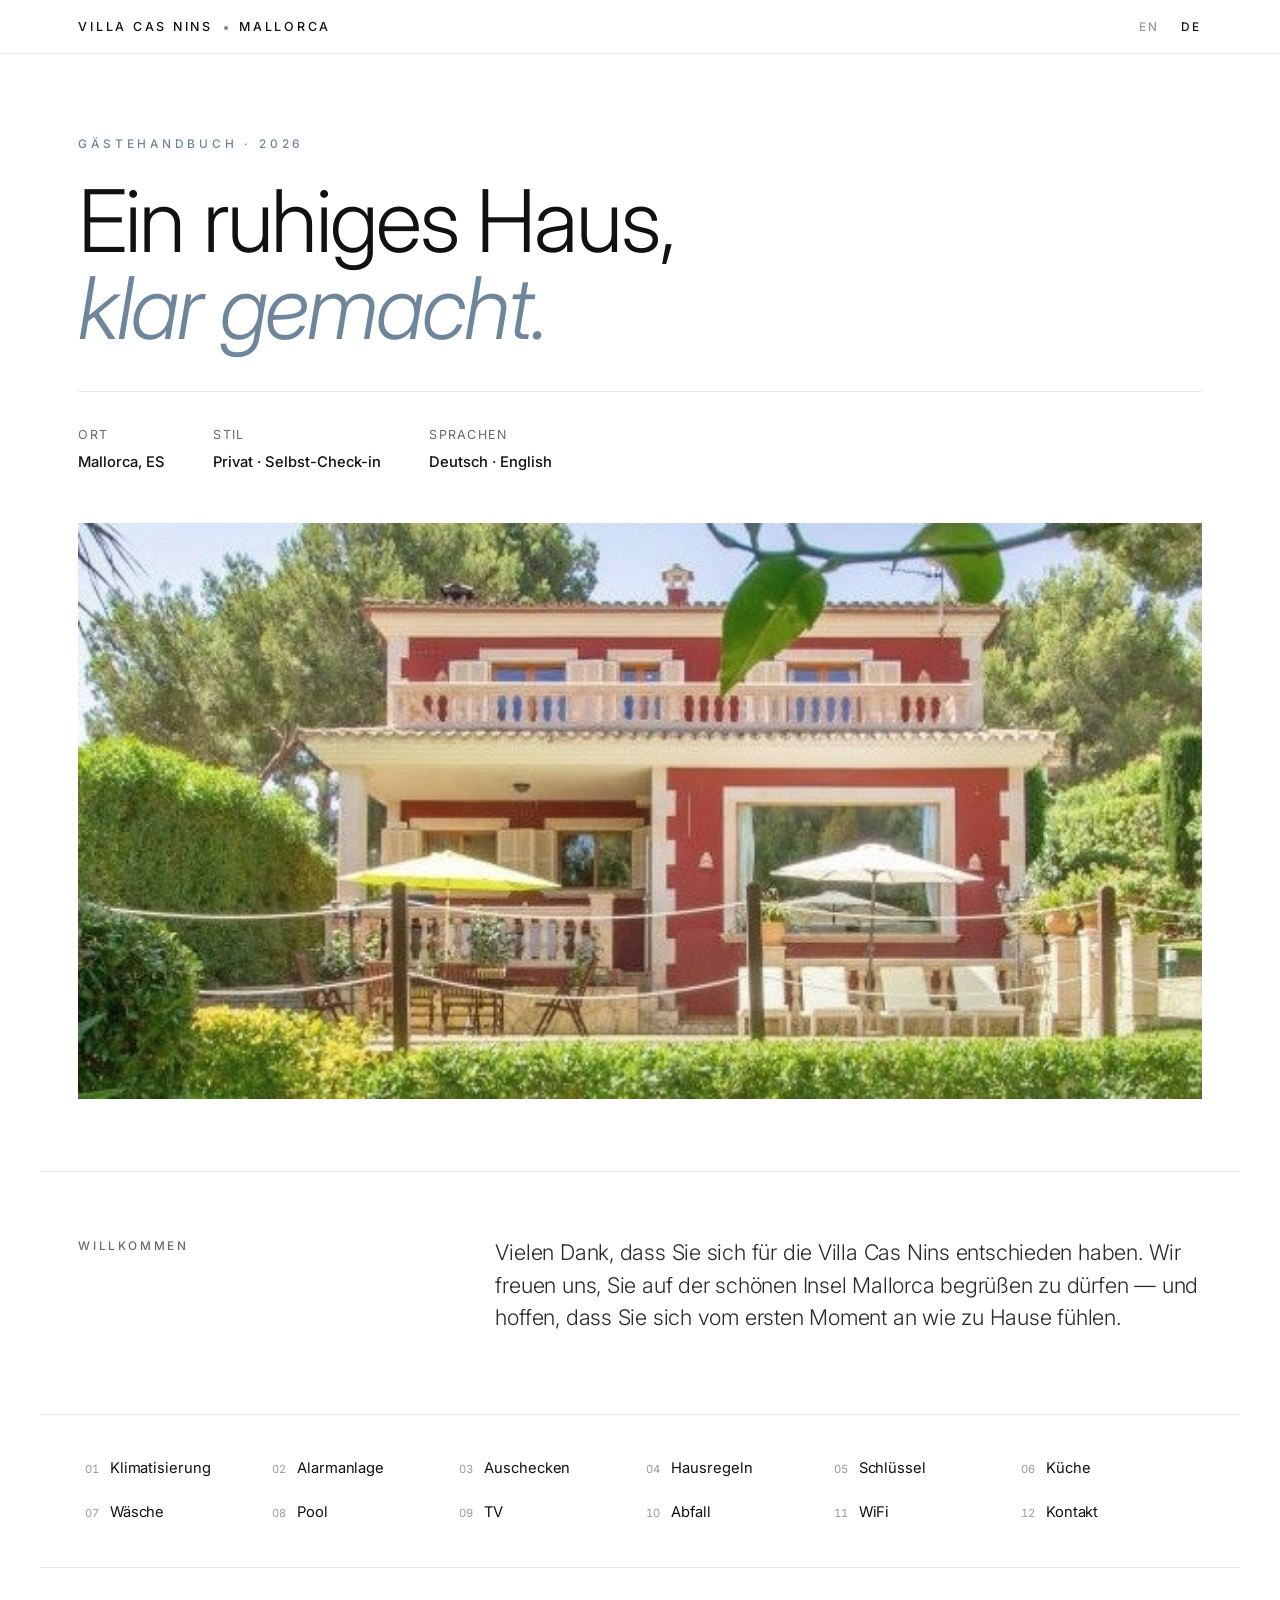
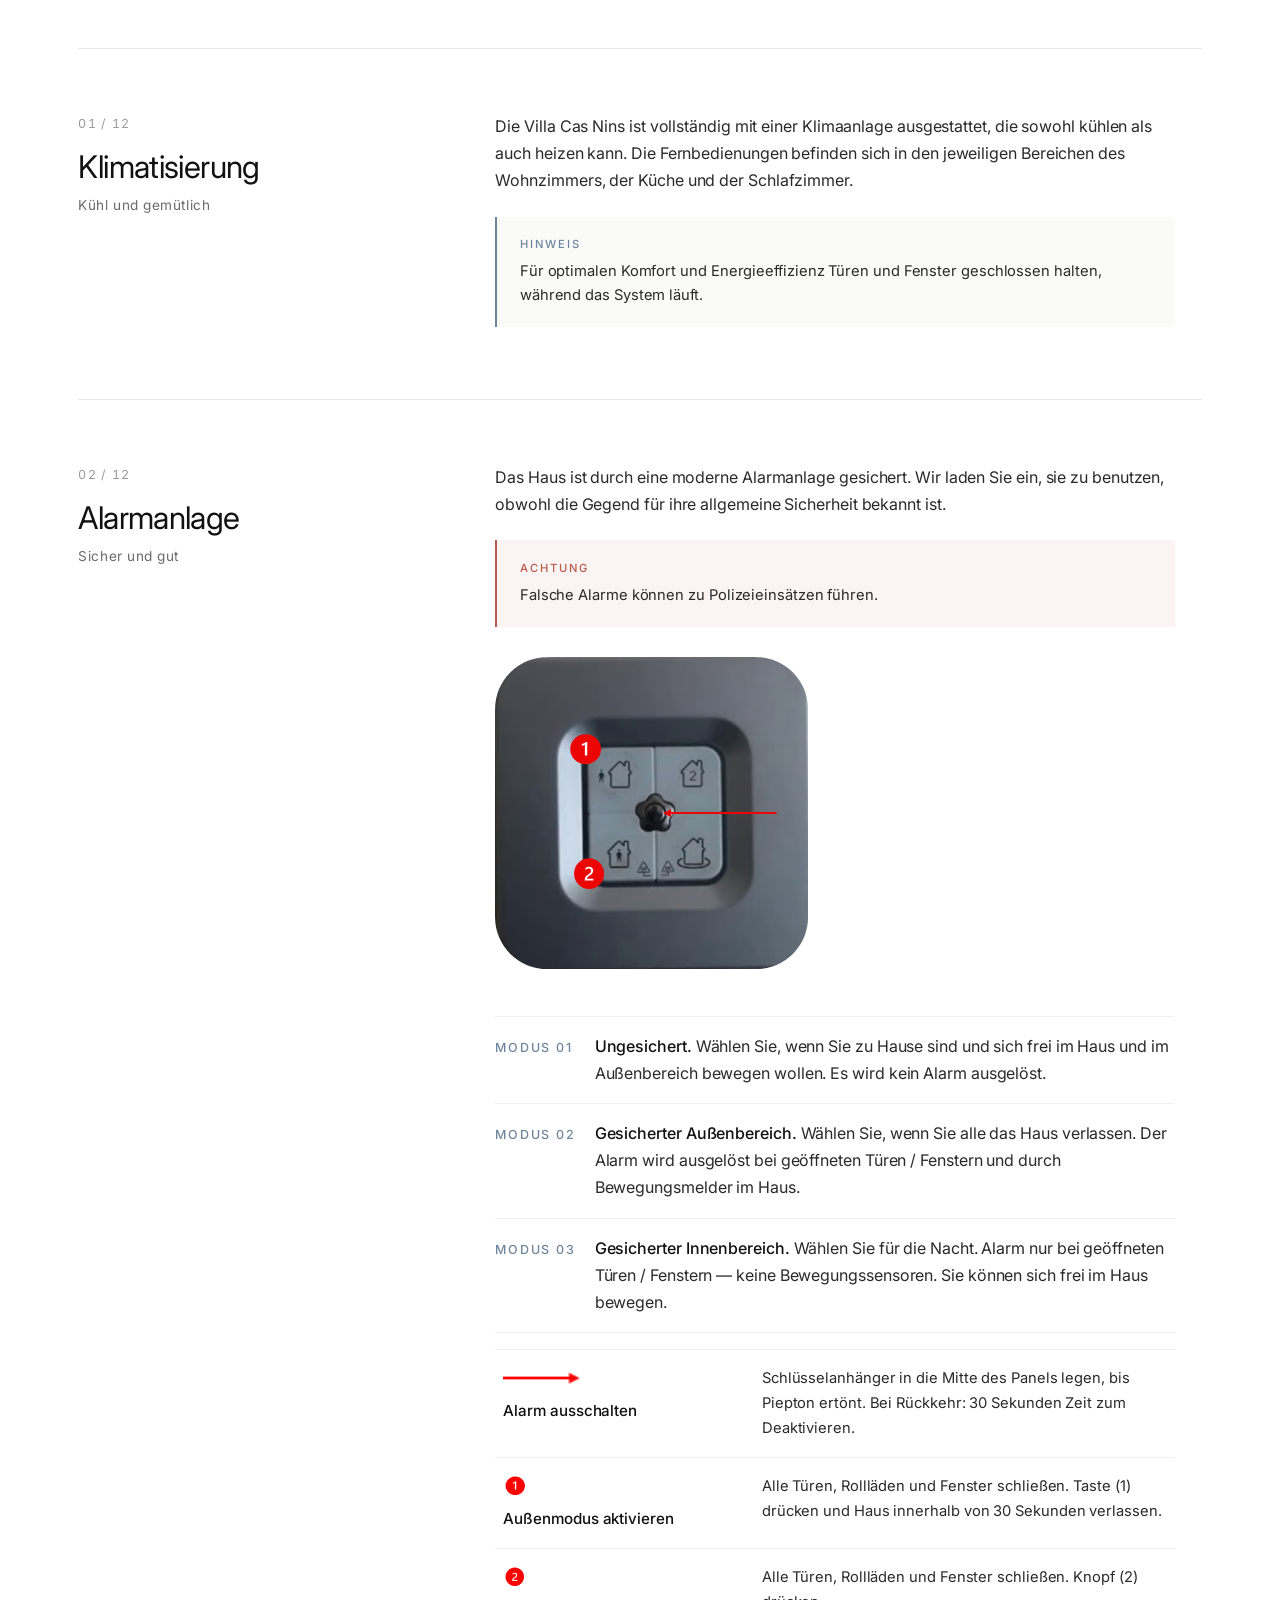
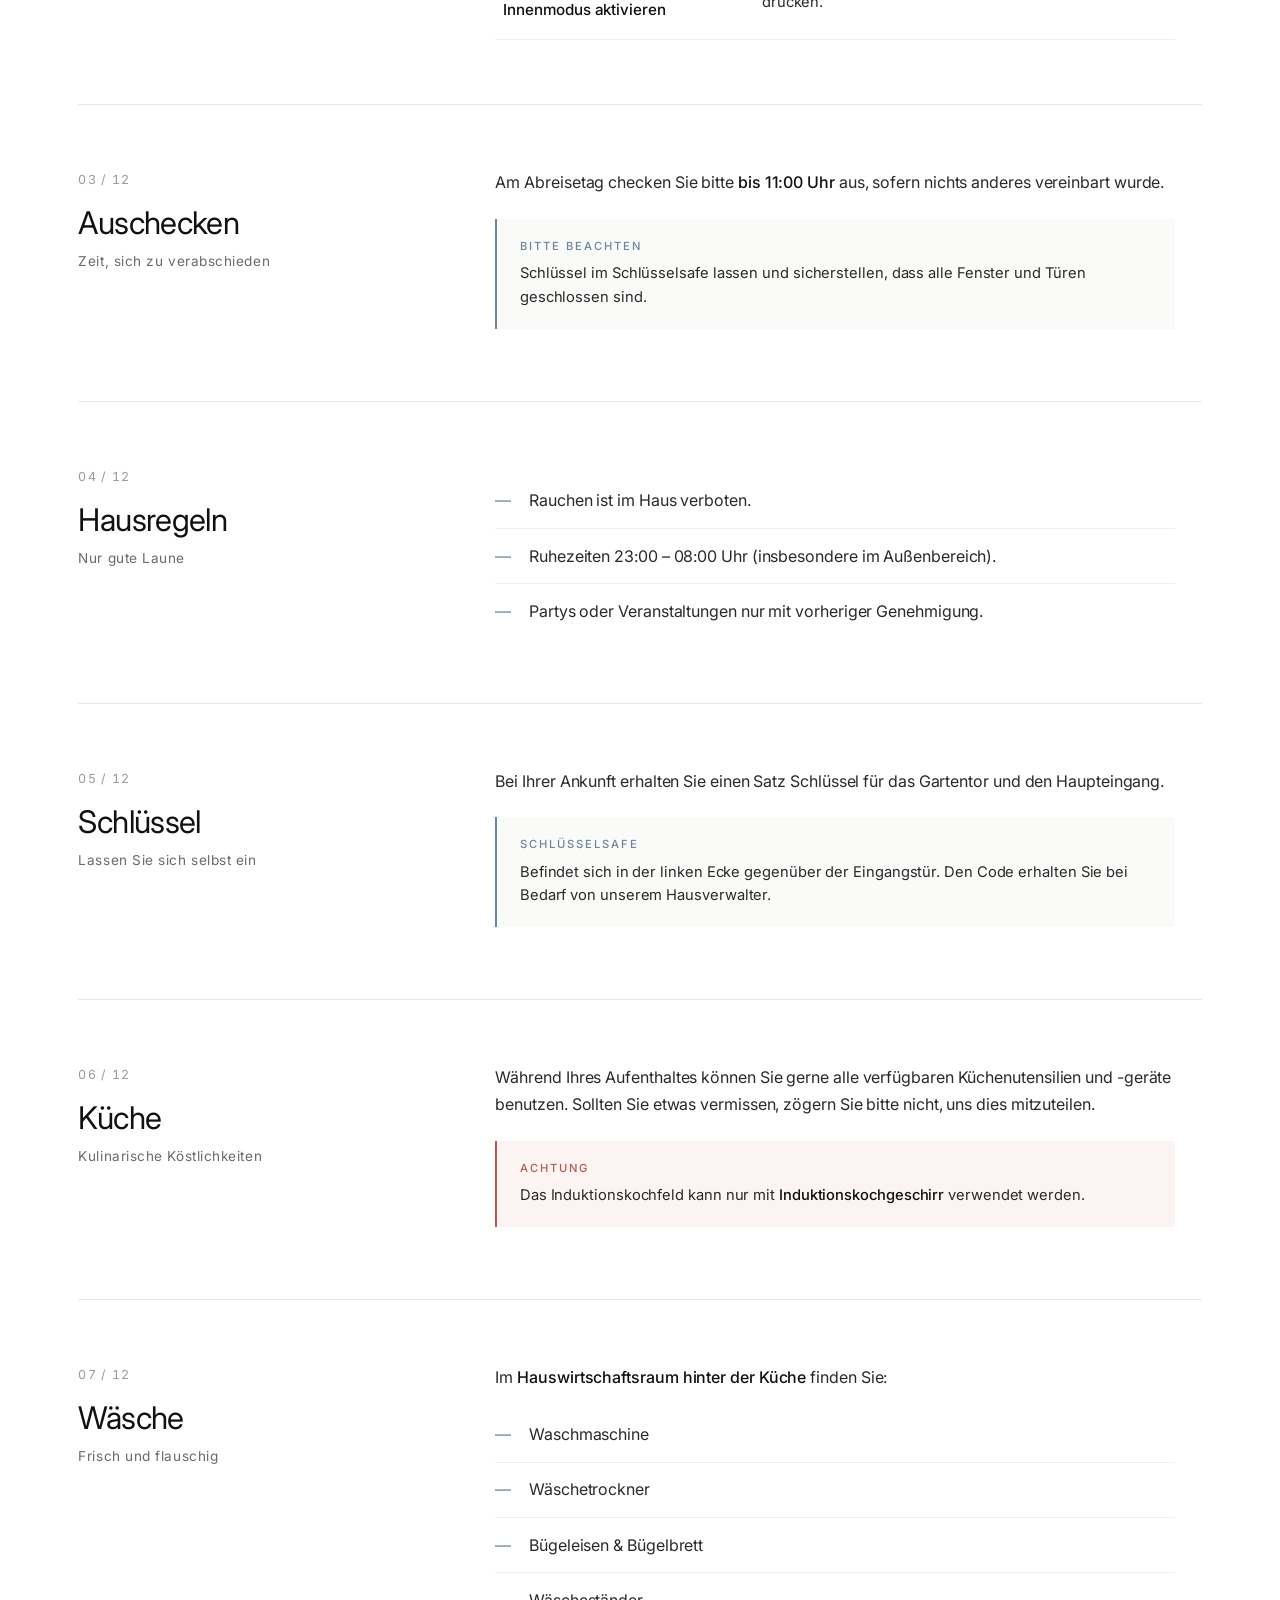
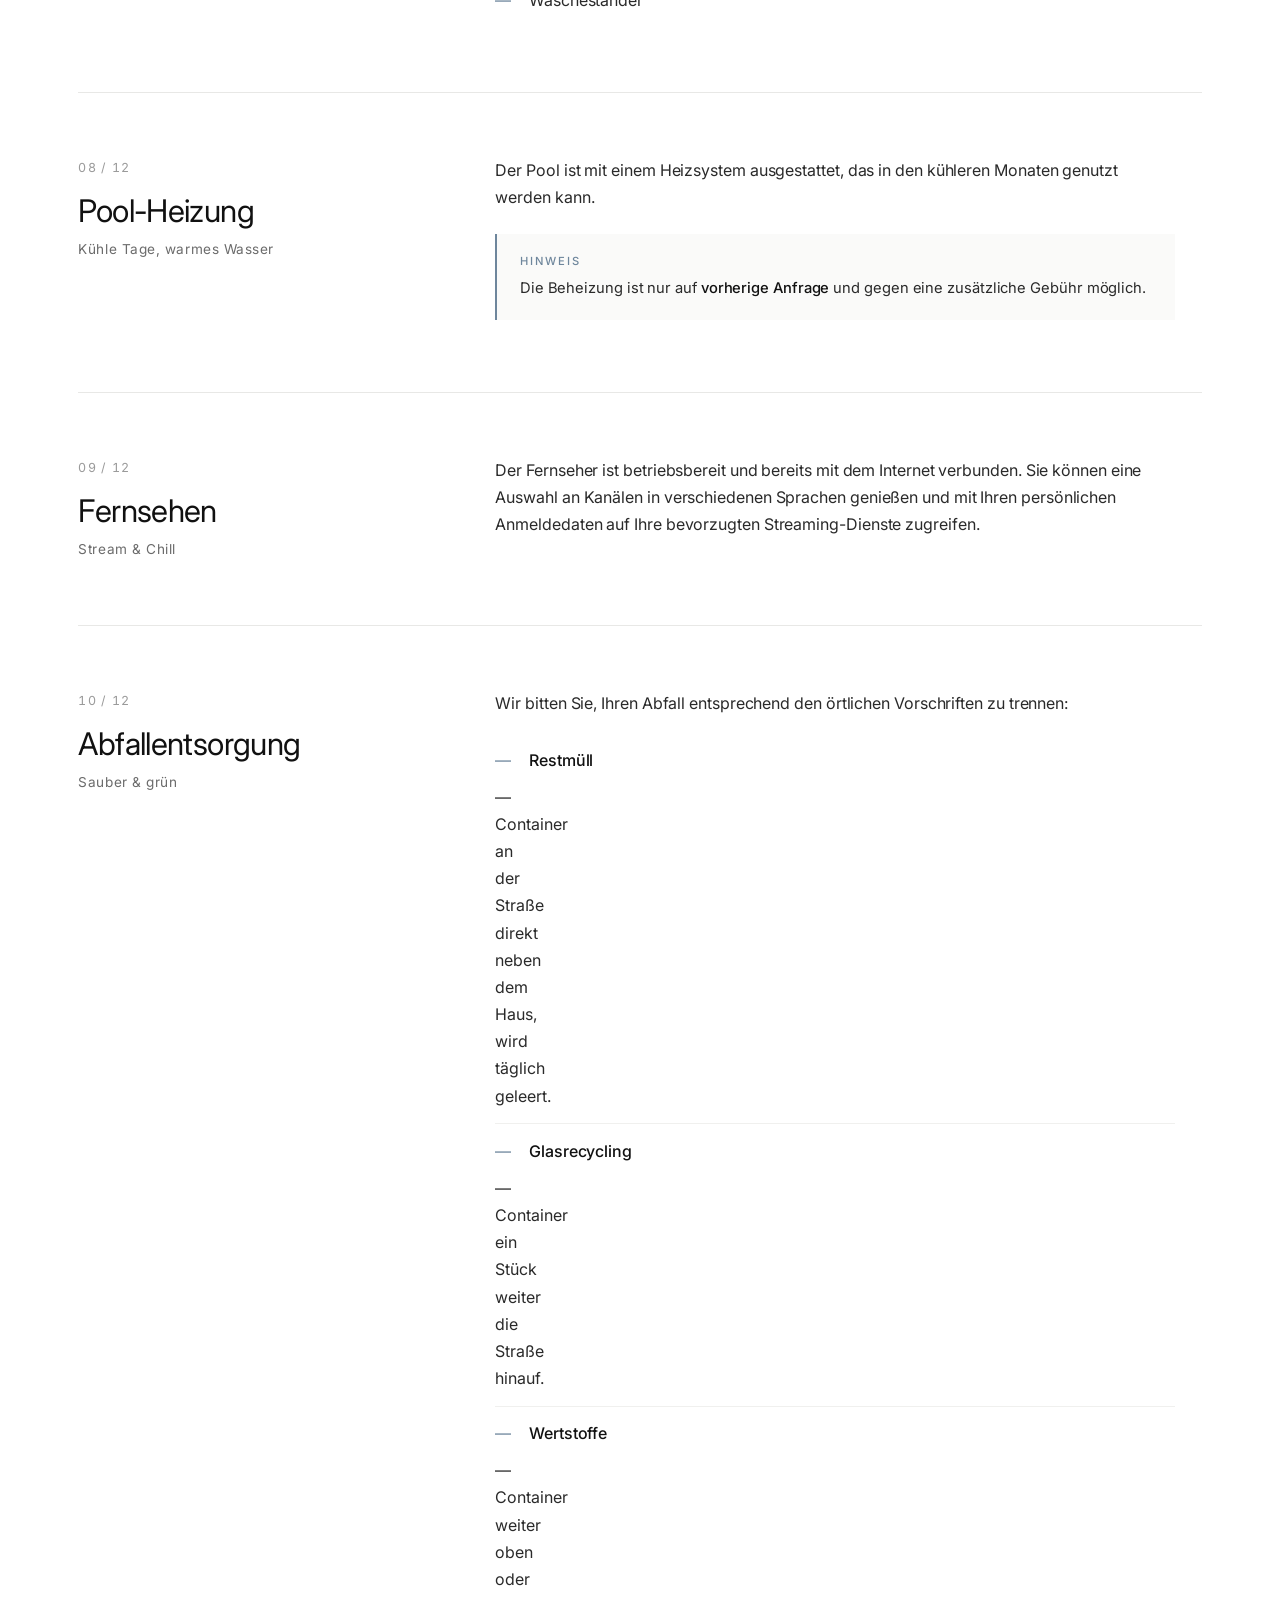
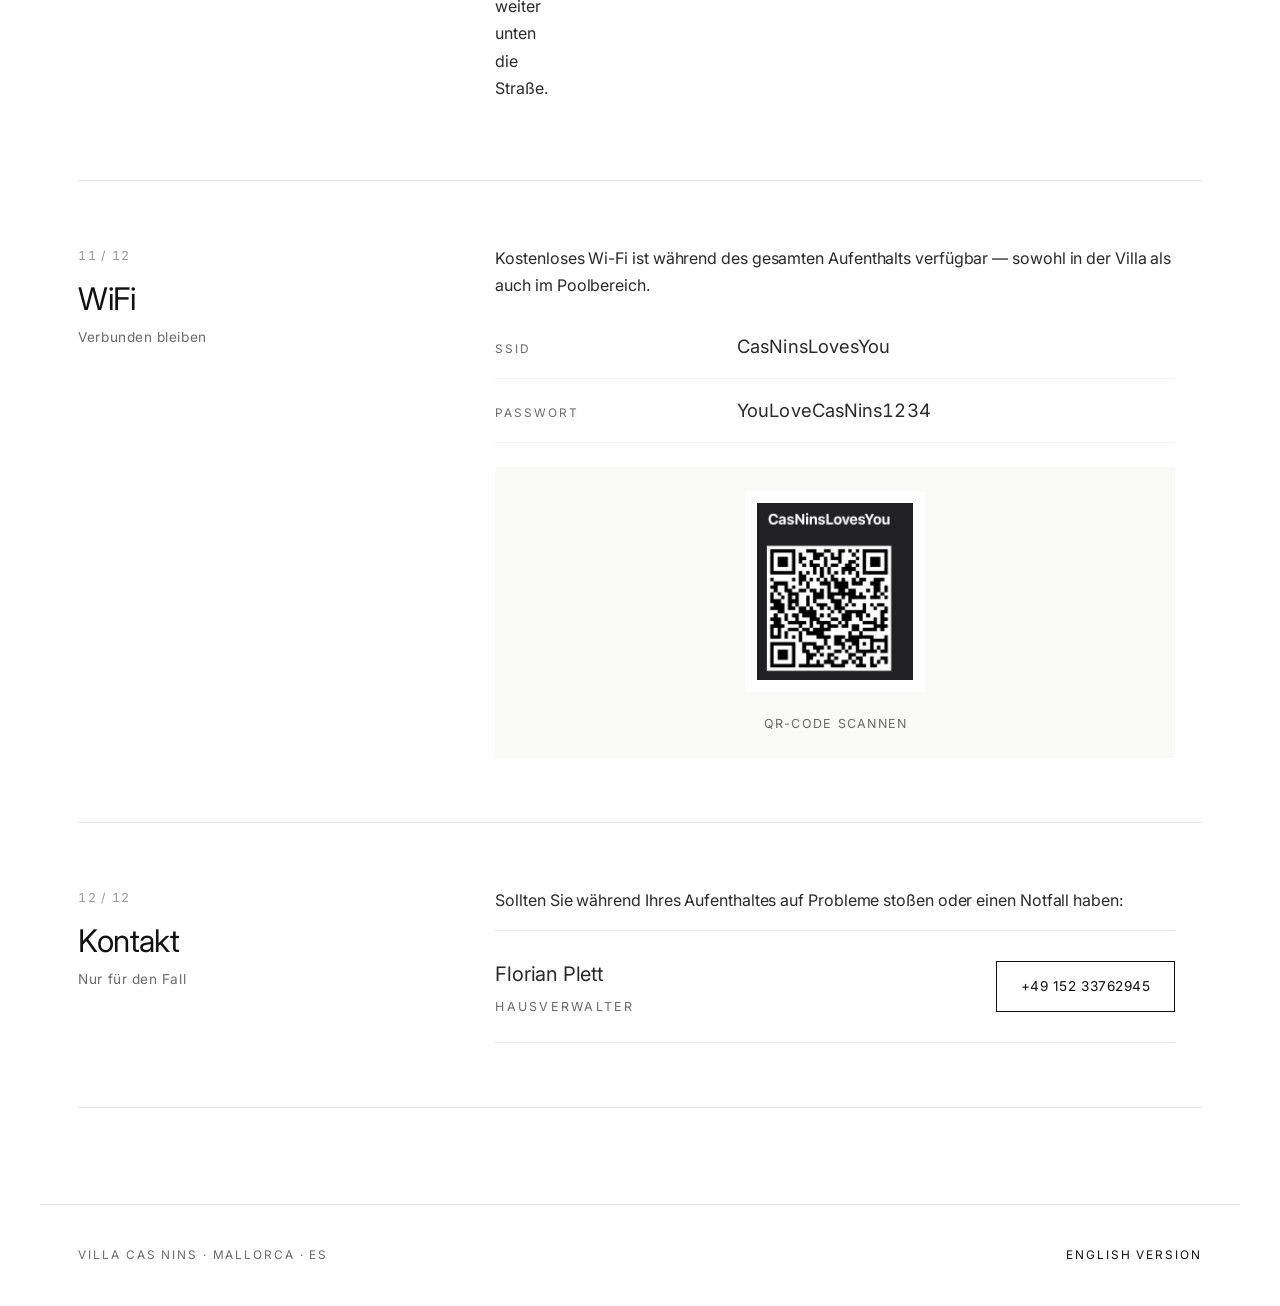
<file: 9e2b8c4f6a73/de/index.html>
<!DOCTYPE html>
<html lang="de">
<head>
  <meta charset="UTF-8">
  <meta name="viewport" content="width=device-width, initial-scale=1.0">
  <title>Villa Cas Nins · Mallorca</title>
  <link rel="preconnect" href="https://fonts.googleapis.com">
  <link rel="preconnect" href="https://fonts.gstatic.com" crossorigin>
  <link href="https://fonts.googleapis.com/css2?family=Inter:wght@300;400;500;600&display=swap" rel="stylesheet">
  <style>
    :root {
      --bg:        #FFFFFF;
      --bg-soft:   #FAFAF9;
      --ink:       #111111;
      --ink-2:     #2A2A2A;
      --grey:      #6B6B6B;
      --grey-2:    #9A9A9A;
      --line:      #E8E8E6;
      --line-soft: #F0F0EE;
      --accent:    #6E869C;     /* dusty Nordic blue */
      --accent-2:  #C9D2DA;
    }

    *, *::before, *::after { box-sizing: border-box; margin: 0; padding: 0; }
    html { scroll-behavior: smooth; }

    body {
      font-family: 'Inter', system-ui, sans-serif;
      font-weight: 400;
      background: var(--bg);
      color: var(--ink);
      line-height: 1.7;
      -webkit-font-smoothing: antialiased;
      letter-spacing: -0.005em;
    }

    /* ── TOP BAR ── */
    .topbar {
      position: sticky;
      top: 0;
      z-index: 50;
      background: rgba(255, 255, 255, 0.92);
      backdrop-filter: blur(12px);
      border-bottom: 1px solid var(--line);
    }
    .topbar-inner {
      max-width: 1200px;
      margin: 0 auto;
      padding: 1rem 2.4rem;
      display: flex;
      justify-content: space-between;
      align-items: center;
    }
    .brand {
      font-size: 0.78rem;
      font-weight: 500;
      letter-spacing: 0.22em;
      text-transform: uppercase;
    }
    .brand .dot {
      display: inline-block;
      width: 4px;
      height: 4px;
      background: var(--accent);
      border-radius: 50%;
      margin: 0 0.7rem;
      vertical-align: middle;
    }
    .lang-bar {
      display: flex;
      gap: 1.4rem;
    }
    .lang-bar a {
      font-size: 0.74rem;
      font-weight: 500;
      letter-spacing: 0.18em;
      text-transform: uppercase;
      color: var(--grey-2);
      text-decoration: none;
      transition: color 0.2s;
    }
    .lang-bar a:hover { color: var(--ink); }
    .lang-bar a.active { color: var(--ink); }

    /* ── HERO ── */
    .hero {
      max-width: 1200px;
      margin: 0 auto;
      padding: 5rem 2.4rem 3rem;
    }
    .hero-eyebrow {
      font-size: 0.74rem;
      letter-spacing: 0.32em;
      text-transform: uppercase;
      color: var(--accent);
      font-weight: 500;
      margin-bottom: 1.5rem;
    }
    .hero-title {
      font-weight: 300;
      font-size: clamp(2.6rem, 7vw, 5.4rem);
      line-height: 1.0;
      letter-spacing: -0.025em;
      max-width: 900px;
    }
    .hero-title em {
      font-weight: 300;
      font-style: italic;
      color: var(--accent);
    }
    .hero-meta {
      display: flex;
      gap: 3rem;
      margin-top: 2.5rem;
      padding-top: 2rem;
      border-top: 1px solid var(--line);
      font-size: 0.78rem;
      letter-spacing: 0.1em;
      text-transform: uppercase;
      color: var(--grey);
      flex-wrap: wrap;
    }
    .hero-meta span strong {
      display: block;
      color: var(--ink);
      font-weight: 500;
      margin-top: 0.3rem;
      font-size: 0.92rem;
      letter-spacing: 0;
      text-transform: none;
    }

    .hero-image-wrap {
      max-width: 1200px;
      margin: 0 auto;
      padding: 0 2.4rem 4rem;
    }
    .hero-image-wrap img {
      width: 100%;
      height: 64vh;
      min-height: 420px;
      max-height: 640px;
      object-fit: cover;
      object-position: center 40%;
      filter: saturate(0.85);
    }

    /* ── INTRO ── */
    .intro-wrap {
      max-width: 1200px;
      margin: 0 auto 5rem;
      padding: 0 2.4rem;
      display: grid;
      grid-template-columns: 1fr 2fr;
      gap: 4rem;
      border-top: 1px solid var(--line);
      padding-top: 4rem;
    }
    .intro-label {
      font-size: 0.74rem;
      letter-spacing: 0.22em;
      text-transform: uppercase;
      color: var(--grey);
      font-weight: 500;
    }
    .intro-text {
      font-size: 1.35rem;
      font-weight: 300;
      line-height: 1.5;
      letter-spacing: -0.01em;
      color: var(--ink-2);
      max-width: 720px;
    }

    /* ── TOC ── */
    .toc-wrap {
      max-width: 1200px;
      margin: 0 auto 5rem;
      padding: 2rem 2.4rem;
      border-top: 1px solid var(--line);
      border-bottom: 1px solid var(--line);
    }
    .toc {
      display: grid;
      grid-template-columns: repeat(auto-fit, minmax(180px, 1fr));
      gap: 0;
    }
    .toc a {
      display: flex;
      align-items: baseline;
      gap: 0.7rem;
      padding: 0.6rem 0.4rem;
      color: var(--ink);
      text-decoration: none;
      font-size: 0.92rem;
      transition: color 0.2s;
    }
    .toc a:hover { color: var(--accent); }
    .toc a .num {
      font-size: 0.7rem;
      color: var(--grey-2);
      font-variant-numeric: tabular-nums;
    }

    /* ── MAIN ── */
    main {
      max-width: 1200px;
      margin: 0 auto;
      padding: 0 2.4rem 6rem;
    }

    .section {
      display: grid;
      grid-template-columns: 1fr 2fr;
      gap: 4rem;
      padding: 4rem 0;
      border-top: 1px solid var(--line);
    }
    .section:last-child { border-bottom: 1px solid var(--line); }

    .section-meta .num {
      font-size: 0.78rem;
      color: var(--grey-2);
      font-variant-numeric: tabular-nums;
      letter-spacing: 0.1em;
      margin-bottom: 1rem;
    }
    .section-meta h2 {
      font-size: 1.95rem;
      font-weight: 400;
      letter-spacing: -0.02em;
      line-height: 1.1;
    }
    .section-meta .sub {
      display: block;
      margin-top: 0.6rem;
      font-size: 0.85rem;
      color: var(--grey);
      letter-spacing: 0.04em;
    }

    .section-body {
      font-size: 1rem;
      color: var(--ink-2);
      max-width: 680px;
    }
    .section-body p { margin-bottom: 1rem; }
    .section-body p:last-child { margin-bottom: 0; }
    .section-body strong { font-weight: 500; color: var(--ink); }

    /* ── LISTS ── */
    .section-body ul {
      list-style: none;
      padding: 0;
      margin: 0.5rem 0 0;
    }
    .section-body ul li {
      padding: 0.85rem 0;
      border-bottom: 1px solid var(--line-soft);
      display: grid;
      grid-template-columns: 1.5rem 1fr;
      gap: 0.6rem;
      align-items: baseline;
    }
    .section-body ul li::before {
      content: "—";
      color: var(--accent);
    }
    .section-body ul li:last-child { border-bottom: none; }

    /* ── BOXES (callouts) ── */
    .box {
      padding: 1.2rem 1.4rem;
      margin: 1.4rem 0 0.5rem;
      font-size: 0.92rem;
      line-height: 1.6;
      border-left: 2px solid;
      background: var(--bg-soft);
    }
    .box.tip   { border-color: var(--accent); }
    .box.warn  { border-color: #B85A50; background: #FBF4F2; }
    .box.info  { border-color: var(--accent); }
    .box .label {
      display: block;
      font-size: 0.7rem;
      letter-spacing: 0.18em;
      text-transform: uppercase;
      color: var(--accent);
      margin-bottom: 0.4rem;
      font-weight: 500;
    }
    .box.warn .label { color: #B85A50; }

    /* ── ALARM ── */
    .alarm-img {
      max-width: 100%;
      margin: 1.4rem 0;
      filter: saturate(0.9);
    }
    .modes {
      margin-top: 1rem;
      border-top: 1px solid var(--line-soft);
    }
    .mode {
      padding: 1rem 0;
      border-bottom: 1px solid var(--line-soft);
      display: grid;
      grid-template-columns: 80px 1fr;
      gap: 1.2rem;
      align-items: baseline;
    }
    .mode-label {
      font-size: 0.78rem;
      letter-spacing: 0.14em;
      text-transform: uppercase;
      color: var(--accent);
      font-weight: 500;
    }
    .alarm-table {
      width: 100%;
      border-collapse: collapse;
      margin-top: 1rem;
      border-top: 1px solid var(--line-soft);
    }
    .alarm-table td {
      padding: 1rem 0.5rem;
      border-bottom: 1px solid var(--line-soft);
      vertical-align: top;
      font-size: 0.92rem;
    }
    .alarm-table td:first-child { width: 38%; }
    .alarm-table strong { font-size: 0.95rem; }
    .alarm-table img {
      display: block;
      height: 24px;
      margin-bottom: 0.5rem;
    }

    /* ── WIFI ── */
    .wifi-grid {
      display: grid;
      grid-template-columns: 1fr;
      gap: 0;
      margin: 1rem 0;
    }
    .wifi-row {
      display: grid;
      grid-template-columns: 1fr 2fr;
      gap: 1.4rem;
      padding: 1rem 0;
      border-bottom: 1px solid var(--line-soft);
      align-items: baseline;
    }
    .wifi-row .label {
      font-size: 0.74rem;
      letter-spacing: 0.16em;
      text-transform: uppercase;
      color: var(--grey);
    }
    .wifi-row .value {
      font-size: 1.15rem;
      font-weight: 400;
      letter-spacing: 0.005em;
      font-feature-settings: "tnum";
    }
    .wifi-qr {
      margin-top: 1.5rem;
      padding: 1.5rem;
      background: var(--bg-soft);
      text-align: center;
    }
    .wifi-qr img {
      max-width: 180px;
      background: #fff;
      padding: 12px;
      display: inline-block;
    }
    .wifi-qr p {
      margin-top: 0.8rem;
      font-size: 0.78rem;
      color: var(--grey);
      letter-spacing: 0.1em;
      text-transform: uppercase;
    }

    /* ── CONTACT ── */
    .contact-block {
      margin-top: 1rem;
      padding: 1.6rem 0;
      border-top: 1px solid var(--line);
      border-bottom: 1px solid var(--line);
      display: flex;
      justify-content: space-between;
      align-items: center;
      flex-wrap: wrap;
      gap: 1rem;
    }
    .contact-block .name {
      font-size: 1.25rem;
      font-weight: 400;
      letter-spacing: -0.01em;
    }
    .contact-block .role {
      font-size: 0.78rem;
      letter-spacing: 0.18em;
      text-transform: uppercase;
      color: var(--grey);
      margin-top: 0.3rem;
    }
    .contact-block a {
      color: var(--ink);
      text-decoration: none;
      padding: 0.8rem 1.5rem;
      border: 1px solid var(--ink);
      font-size: 0.85rem;
      letter-spacing: 0.04em;
      transition: all 0.2s;
    }
    .contact-block a:hover {
      background: var(--ink);
      color: #fff;
    }

    /* ── FOOTER ── */
    footer {
      max-width: 1200px;
      margin: 0 auto;
      padding: 2.5rem 2.4rem;
      border-top: 1px solid var(--line);
      display: flex;
      justify-content: space-between;
      flex-wrap: wrap;
      gap: 1rem;
      font-size: 0.74rem;
      letter-spacing: 0.16em;
      text-transform: uppercase;
      color: var(--grey);
    }
    footer a { color: var(--ink); text-decoration: none; }
    footer a:hover { color: var(--accent); }

    @media (max-width: 800px) {
      .hero { padding: 3.5rem 1.4rem 2rem; }
      .hero-image-wrap { padding: 0 1.4rem 3rem; }
      .hero-image-wrap img { height: 50vh; min-height: 320px; }
      .intro-wrap, .toc-wrap, main { padding-left: 1.4rem; padding-right: 1.4rem; }
      .intro-wrap { grid-template-columns: 1fr; gap: 1.5rem; }
      .toc-wrap { padding-top: 1.5rem; padding-bottom: 1.5rem; }
      .section { grid-template-columns: 1fr; gap: 2rem; padding: 3rem 0; }
      .section-meta h2 { font-size: 1.6rem; }
      .alarm-table td:first-child { width: 50%; }
      .mode { grid-template-columns: 1fr; gap: 0.4rem; }
      .wifi-row { grid-template-columns: 1fr; gap: 0.3rem; }
      footer { padding: 2rem 1.4rem; }
    }
  </style>
</head>
<body>

<div class="topbar">
  <div class="topbar-inner">
    <div class="brand">Villa Cas Nins<span class="dot"></span>Mallorca</div>
    <div class="lang-bar">
      <a href="/en/">EN</a>
      <a href="/de/" class="active">DE</a>
    </div>
  </div>
</div>

<header class="hero">
  <div class="hero-eyebrow">Gästehandbuch · 2026</div>
  <h1 class="hero-title">Ein ruhiges Haus,<br><em>klar gemacht.</em></h1>
  <div class="hero-meta">
    <span>Ort<strong>Mallorca, ES</strong></span>
    <span>Stil<strong>Privat · Selbst-Check-in</strong></span>
    <span>Sprachen<strong>Deutsch · English</strong></span>
  </div>
</header>

<div class="hero-image-wrap">
  <img src="../img/banner.jpg" alt="Villa Cas Nins">
</div>

<div class="intro-wrap">
  <div class="intro-label">Willkommen</div>
  <p class="intro-text">Vielen Dank, dass Sie sich für die Villa Cas Nins entschieden haben. Wir freuen uns, Sie auf der schönen Insel Mallorca begrüßen zu dürfen — und hoffen, dass Sie sich vom ersten Moment an wie zu Hause fühlen.</p>
</div>

<div class="toc-wrap">
  <nav class="toc">
    <a href="#klima"><span class="num">01</span>Klimatisierung</a>
    <a href="#alarm"><span class="num">02</span>Alarmanlage</a>
    <a href="#checkout"><span class="num">03</span>Auschecken</a>
    <a href="#regeln"><span class="num">04</span>Hausregeln</a>
    <a href="#schluessel"><span class="num">05</span>Schlüssel</a>
    <a href="#kueche"><span class="num">06</span>Küche</a>
    <a href="#waesche"><span class="num">07</span>Wäsche</a>
    <a href="#pool"><span class="num">08</span>Pool</a>
    <a href="#tv"><span class="num">09</span>TV</a>
    <a href="#abfall"><span class="num">10</span>Abfall</a>
    <a href="#wifi"><span class="num">11</span>WiFi</a>
    <a href="#kontakt"><span class="num">12</span>Kontakt</a>
  </nav>
</div>

<main>

  <section class="section" id="klima">
    <div class="section-meta">
      <div class="num">01 / 12</div>
      <h2>Klimatisierung</h2>
      <span class="sub">Kühl und gemütlich</span>
    </div>
    <div class="section-body">
      <p>Die Villa Cas Nins ist vollständig mit einer Klimaanlage ausgestattet, die sowohl kühlen als auch heizen kann. Die Fernbedienungen befinden sich in den jeweiligen Bereichen des Wohnzimmers, der Küche und der Schlafzimmer.</p>
      <div class="box tip">
        <span class="label">Hinweis</span>
        Für optimalen Komfort und Energieeffizienz Türen und Fenster geschlossen halten, während das System läuft.
      </div>
    </div>
  </section>

  <section class="section" id="alarm">
    <div class="section-meta">
      <div class="num">02 / 12</div>
      <h2>Alarmanlage</h2>
      <span class="sub">Sicher und gut</span>
    </div>
    <div class="section-body">
      <p>Das Haus ist durch eine moderne Alarmanlage gesichert. Wir laden Sie ein, sie zu benutzen, obwohl die Gegend für ihre allgemeine Sicherheit bekannt ist.</p>
      <div class="box warn">
        <span class="label">Achtung</span>
        Falsche Alarme können zu Polizeieinsätzen führen.
      </div>

      <img class="alarm-img" src="../img/alarm-panel.png" alt="Alarm-Bedienfeld">

      <div class="modes">
        <div class="mode">
          <div class="mode-label">Modus 01</div>
          <div><strong>Ungesichert.</strong> Wählen Sie, wenn Sie zu Hause sind und sich frei im Haus und im Außenbereich bewegen wollen. Es wird kein Alarm ausgelöst.</div>
        </div>
        <div class="mode">
          <div class="mode-label">Modus 02</div>
          <div><strong>Gesicherter Außenbereich.</strong> Wählen Sie, wenn Sie alle das Haus verlassen. Der Alarm wird ausgelöst bei geöffneten Türen / Fenstern und durch Bewegungsmelder im Haus.</div>
        </div>
        <div class="mode">
          <div class="mode-label">Modus 03</div>
          <div><strong>Gesicherter Innenbereich.</strong> Wählen Sie für die Nacht. Alarm nur bei geöffneten Türen / Fenstern — keine Bewegungssensoren. Sie können sich frei im Haus bewegen.</div>
        </div>
      </div>

      <table class="alarm-table">
        <tr>
          <td>
            <img src="../img/alarm-key.png" alt="Schlüsselanhänger">
            <strong>Alarm ausschalten</strong>
          </td>
          <td>Schlüsselanhänger in die Mitte des Panels legen, bis Piepton ertönt. Bei Rückkehr: 30 Sekunden Zeit zum Deaktivieren.</td>
        </tr>
        <tr>
          <td>
            <img src="../img/alarm-btn1.png" alt="Taste 1">
            <strong>Außenmodus aktivieren</strong>
          </td>
          <td>Alle Türen, Rollläden und Fenster schließen. Taste (1) drücken und Haus innerhalb von 30 Sekunden verlassen.</td>
        </tr>
        <tr>
          <td>
            <img src="../img/alarm-btn2.png" alt="Taste 2">
            <strong>Innenmodus aktivieren</strong>
          </td>
          <td>Alle Türen, Rollläden und Fenster schließen. Knopf (2) drücken.</td>
        </tr>
      </table>
    </div>
  </section>

  <section class="section" id="checkout">
    <div class="section-meta">
      <div class="num">03 / 12</div>
      <h2>Auschecken</h2>
      <span class="sub">Zeit, sich zu verabschieden</span>
    </div>
    <div class="section-body">
      <p>Am Abreisetag checken Sie bitte <strong>bis 11:00 Uhr</strong> aus, sofern nichts anderes vereinbart wurde.</p>
      <div class="box info">
        <span class="label">Bitte beachten</span>
        Schlüssel im Schlüsselsafe lassen und sicherstellen, dass alle Fenster und Türen geschlossen sind.
      </div>
    </div>
  </section>

  <section class="section" id="regeln">
    <div class="section-meta">
      <div class="num">04 / 12</div>
      <h2>Hausregeln</h2>
      <span class="sub">Nur gute Laune</span>
    </div>
    <div class="section-body">
      <ul>
        <li>Rauchen ist im Haus verboten.</li>
        <li>Ruhezeiten 23:00 – 08:00 Uhr (insbesondere im Außenbereich).</li>
        <li>Partys oder Veranstaltungen nur mit vorheriger Genehmigung.</li>
      </ul>
    </div>
  </section>

  <section class="section" id="schluessel">
    <div class="section-meta">
      <div class="num">05 / 12</div>
      <h2>Schlüssel</h2>
      <span class="sub">Lassen Sie sich selbst ein</span>
    </div>
    <div class="section-body">
      <p>Bei Ihrer Ankunft erhalten Sie einen Satz Schlüssel für das Gartentor und den Haupteingang.</p>
      <div class="box info">
        <span class="label">Schlüsselsafe</span>
        Befindet sich in der linken Ecke gegenüber der Eingangstür. Den Code erhalten Sie bei Bedarf von unserem Hausverwalter.
      </div>
    </div>
  </section>

  <section class="section" id="kueche">
    <div class="section-meta">
      <div class="num">06 / 12</div>
      <h2>Küche</h2>
      <span class="sub">Kulinarische Köstlichkeiten</span>
    </div>
    <div class="section-body">
      <p>Während Ihres Aufenthaltes können Sie gerne alle verfügbaren Küchenutensilien und -geräte benutzen. Sollten Sie etwas vermissen, zögern Sie bitte nicht, uns dies mitzuteilen.</p>
      <div class="box warn">
        <span class="label">Achtung</span>
        Das Induktionskochfeld kann nur mit <strong>Induktionskochgeschirr</strong> verwendet werden.
      </div>
    </div>
  </section>

  <section class="section" id="waesche">
    <div class="section-meta">
      <div class="num">07 / 12</div>
      <h2>Wäsche</h2>
      <span class="sub">Frisch und flauschig</span>
    </div>
    <div class="section-body">
      <p>Im <strong>Hauswirtschaftsraum hinter der Küche</strong> finden Sie:</p>
      <ul>
        <li>Waschmaschine</li>
        <li>Wäschetrockner</li>
        <li>Bügeleisen &amp; Bügelbrett</li>
        <li>Wäscheständer</li>
      </ul>
    </div>
  </section>

  <section class="section" id="pool">
    <div class="section-meta">
      <div class="num">08 / 12</div>
      <h2>Pool-Heizung</h2>
      <span class="sub">Kühle Tage, warmes Wasser</span>
    </div>
    <div class="section-body">
      <p>Der Pool ist mit einem Heizsystem ausgestattet, das in den kühleren Monaten genutzt werden kann.</p>
      <div class="box info">
        <span class="label">Hinweis</span>
        Die Beheizung ist nur auf <strong>vorherige Anfrage</strong> und gegen eine zusätzliche Gebühr möglich.
      </div>
    </div>
  </section>

  <section class="section" id="tv">
    <div class="section-meta">
      <div class="num">09 / 12</div>
      <h2>Fernsehen</h2>
      <span class="sub">Stream &amp; Chill</span>
    </div>
    <div class="section-body">
      <p>Der Fernseher ist betriebsbereit und bereits mit dem Internet verbunden. Sie können eine Auswahl an Kanälen in verschiedenen Sprachen genießen und mit Ihren persönlichen Anmeldedaten auf Ihre bevorzugten Streaming-Dienste zugreifen.</p>
    </div>
  </section>

  <section class="section" id="abfall">
    <div class="section-meta">
      <div class="num">10 / 12</div>
      <h2>Abfallentsorgung</h2>
      <span class="sub">Sauber &amp; grün</span>
    </div>
    <div class="section-body">
      <p>Wir bitten Sie, Ihren Abfall entsprechend den örtlichen Vorschriften zu trennen:</p>
      <ul>
        <li><strong>Restmüll</strong> — Container an der Straße direkt neben dem Haus, wird täglich geleert.</li>
        <li><strong>Glasrecycling</strong> — Container ein Stück weiter die Straße hinauf.</li>
        <li><strong>Wertstoffe</strong> — Container weiter oben oder weiter unten die Straße.</li>
      </ul>
    </div>
  </section>

  <section class="section" id="wifi">
    <div class="section-meta">
      <div class="num">11 / 12</div>
      <h2>WiFi</h2>
      <span class="sub">Verbunden bleiben</span>
    </div>
    <div class="section-body">
      <p>Kostenloses Wi-Fi ist während des gesamten Aufenthalts verfügbar — sowohl in der Villa als auch im Poolbereich.</p>
      <div class="wifi-grid">
        <div class="wifi-row">
          <div class="label">SSID</div>
          <div class="value">CasNinsLovesYou</div>
        </div>
        <div class="wifi-row">
          <div class="label">Passwort</div>
          <div class="value">YouLoveCasNins1234</div>
        </div>
      </div>
      <div class="wifi-qr">
        <img src="../img/wifi-qr.png" alt="WiFi QR-Code">
        <p>QR-Code scannen</p>
      </div>
    </div>
  </section>

  <section class="section" id="kontakt">
    <div class="section-meta">
      <div class="num">12 / 12</div>
      <h2>Kontakt</h2>
      <span class="sub">Nur für den Fall</span>
    </div>
    <div class="section-body">
      <p>Sollten Sie während Ihres Aufenthaltes auf Probleme stoßen oder einen Notfall haben:</p>
      <div class="contact-block">
        <div>
          <div class="name">Florian Plett</div>
          <div class="role">Hausverwalter</div>
        </div>
        <a href="tel:+4915233762945">+49 152 33762945</a>
      </div>
    </div>
  </section>

</main>

<footer>
  <div>Villa Cas Nins · Mallorca · ES</div>
  <div><a href="/en/">English version</a></div>
</footer>

</body>
</html>
</file>
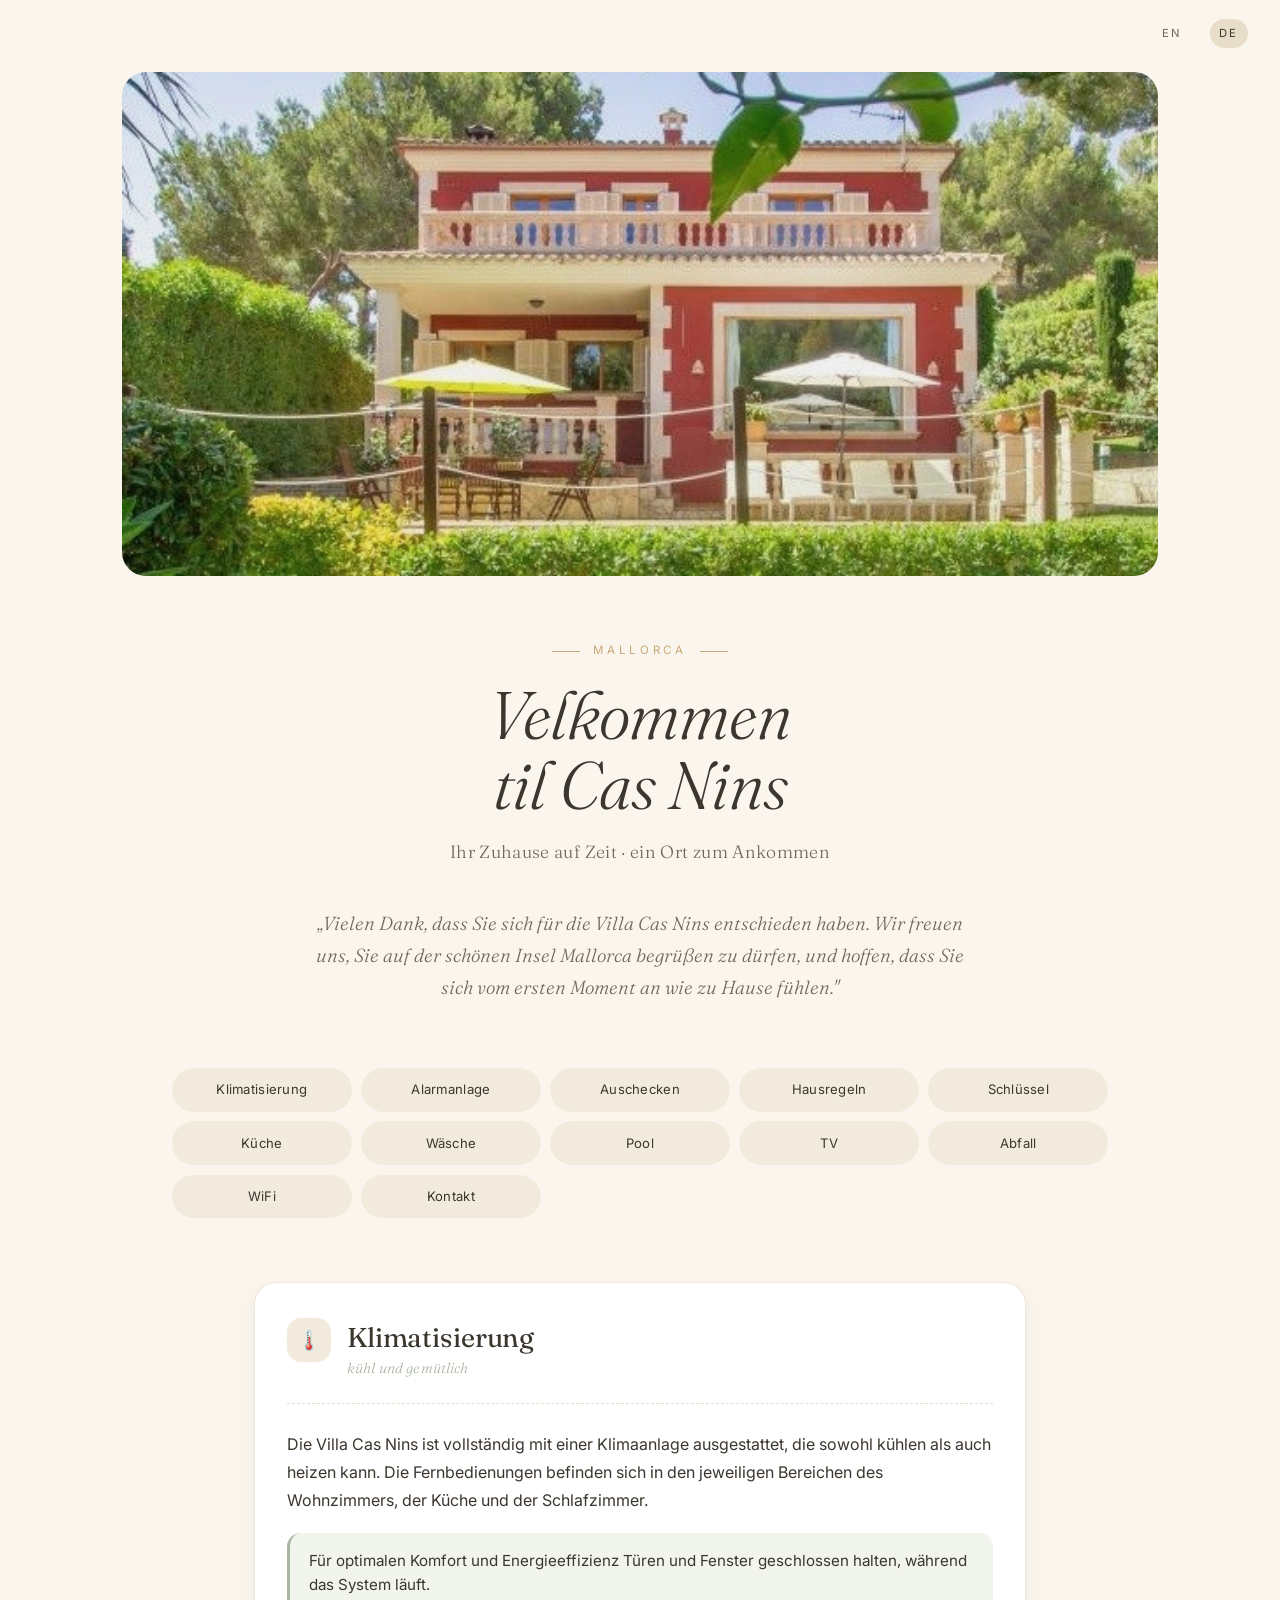
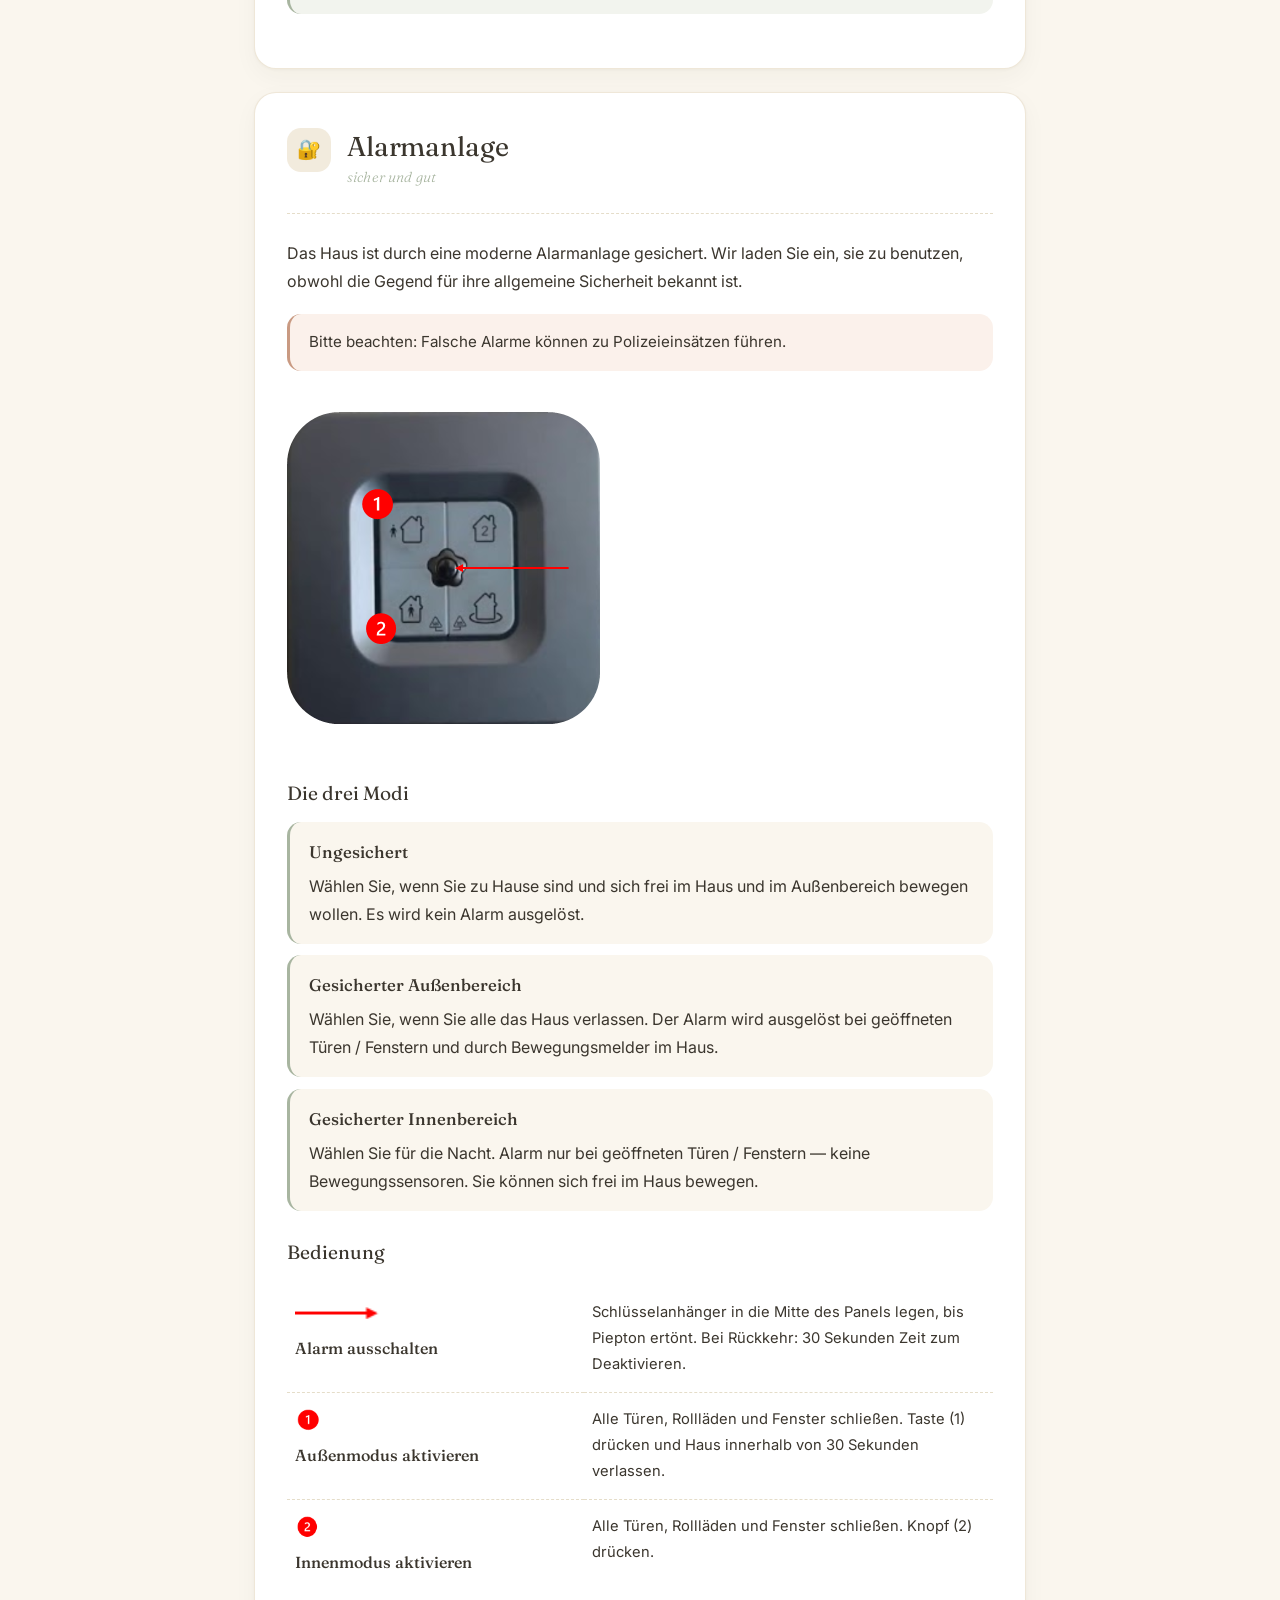
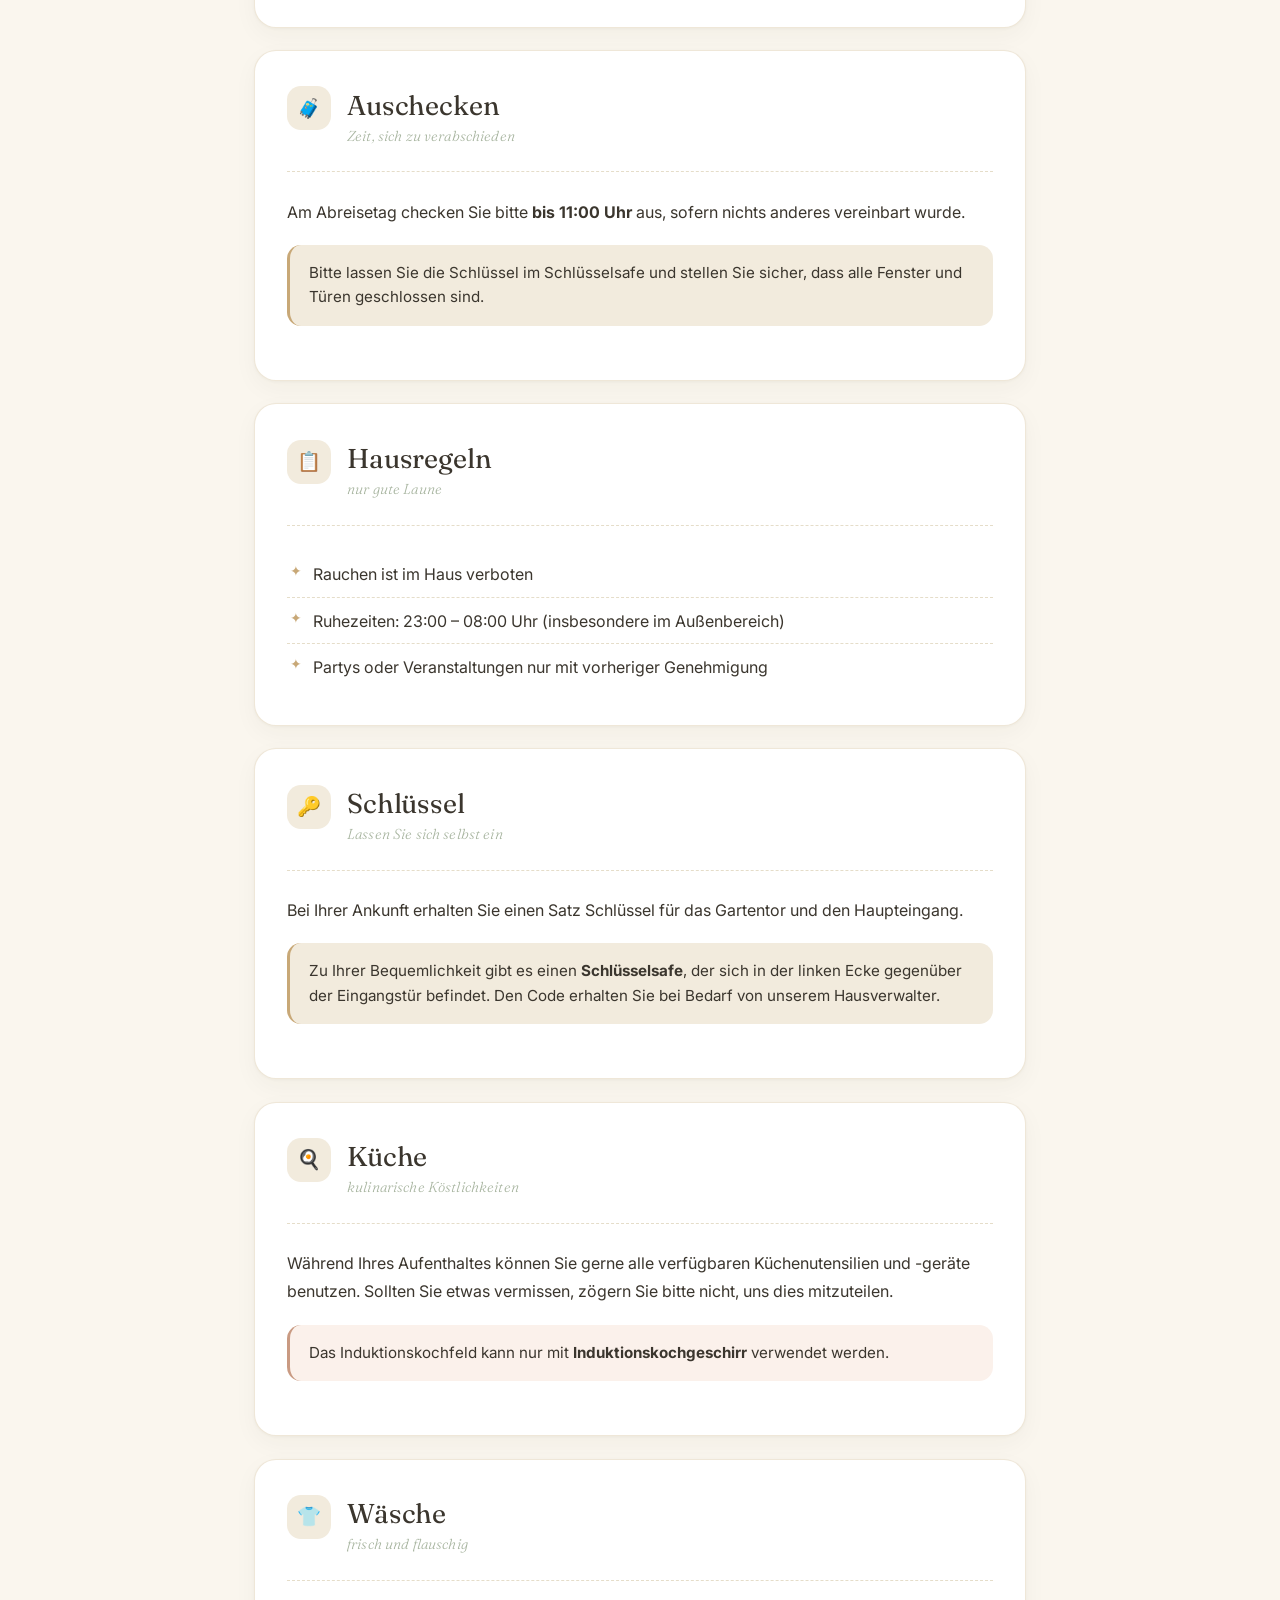
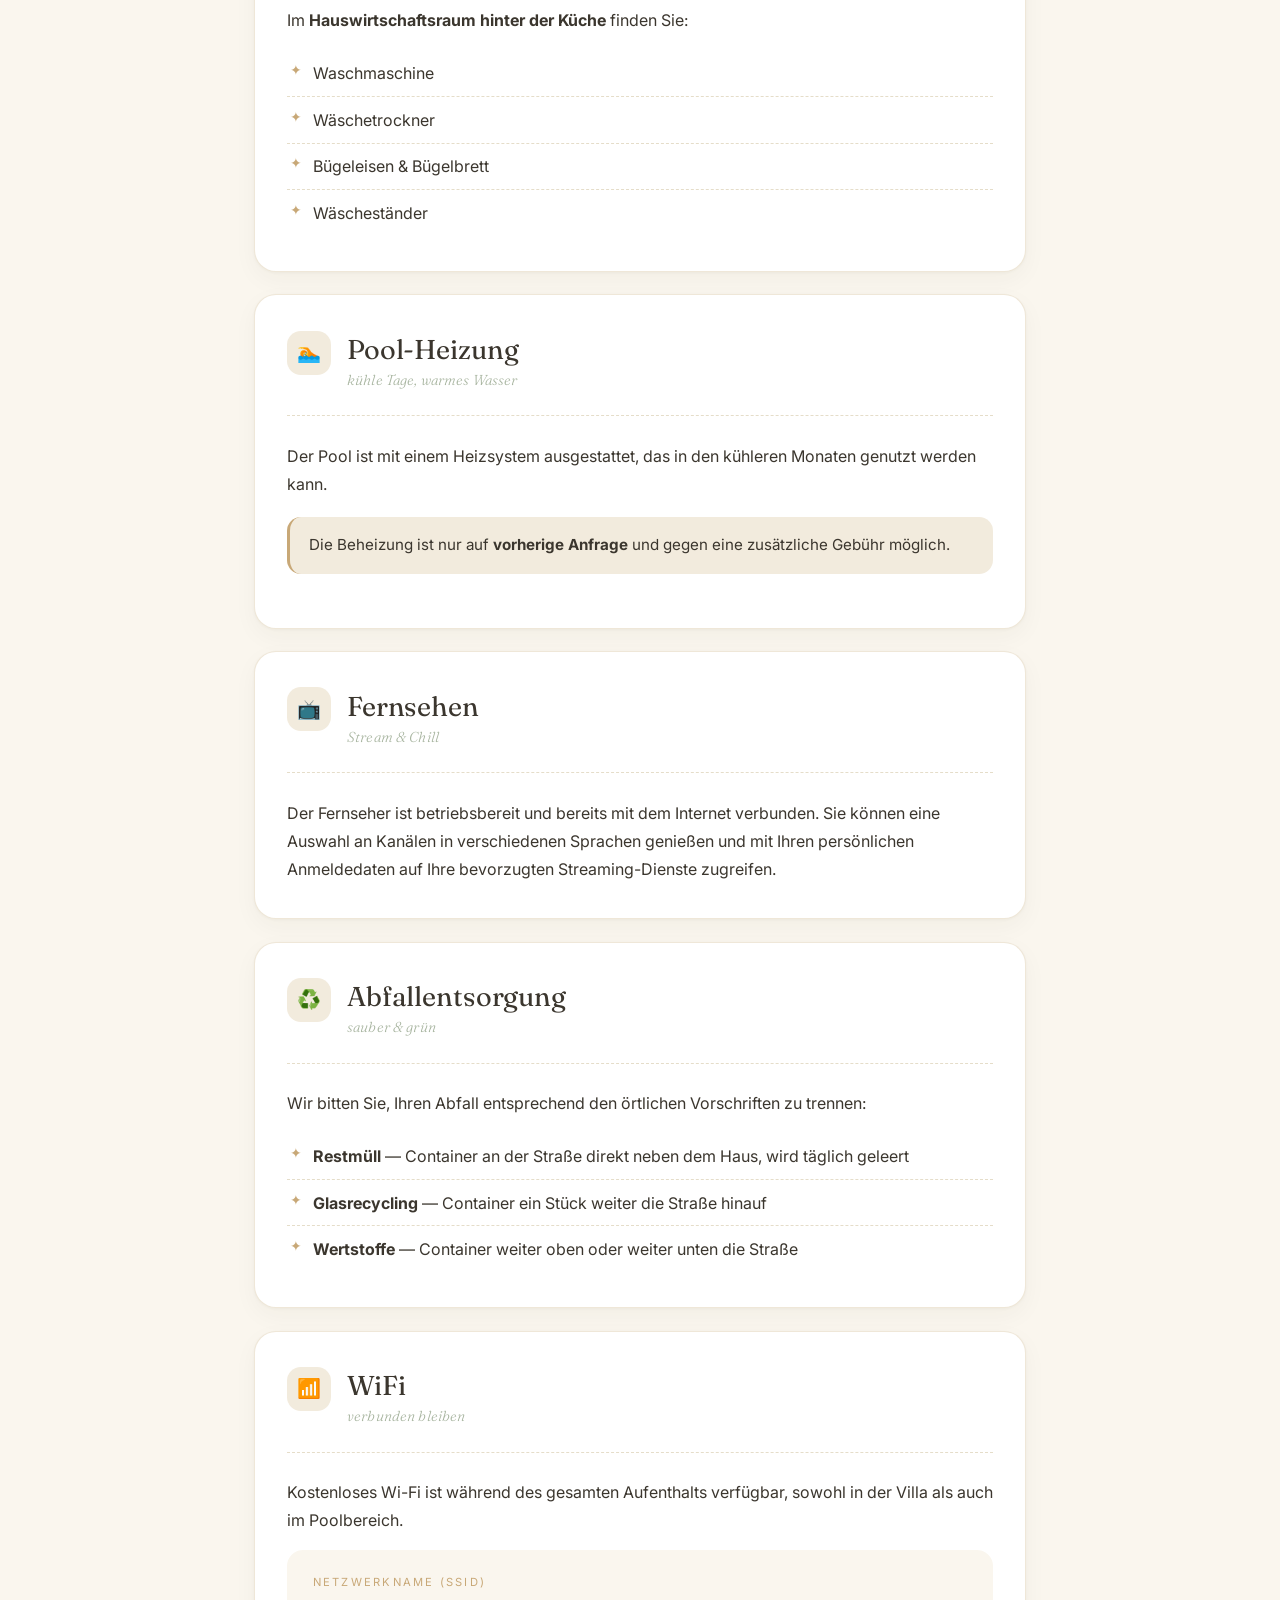
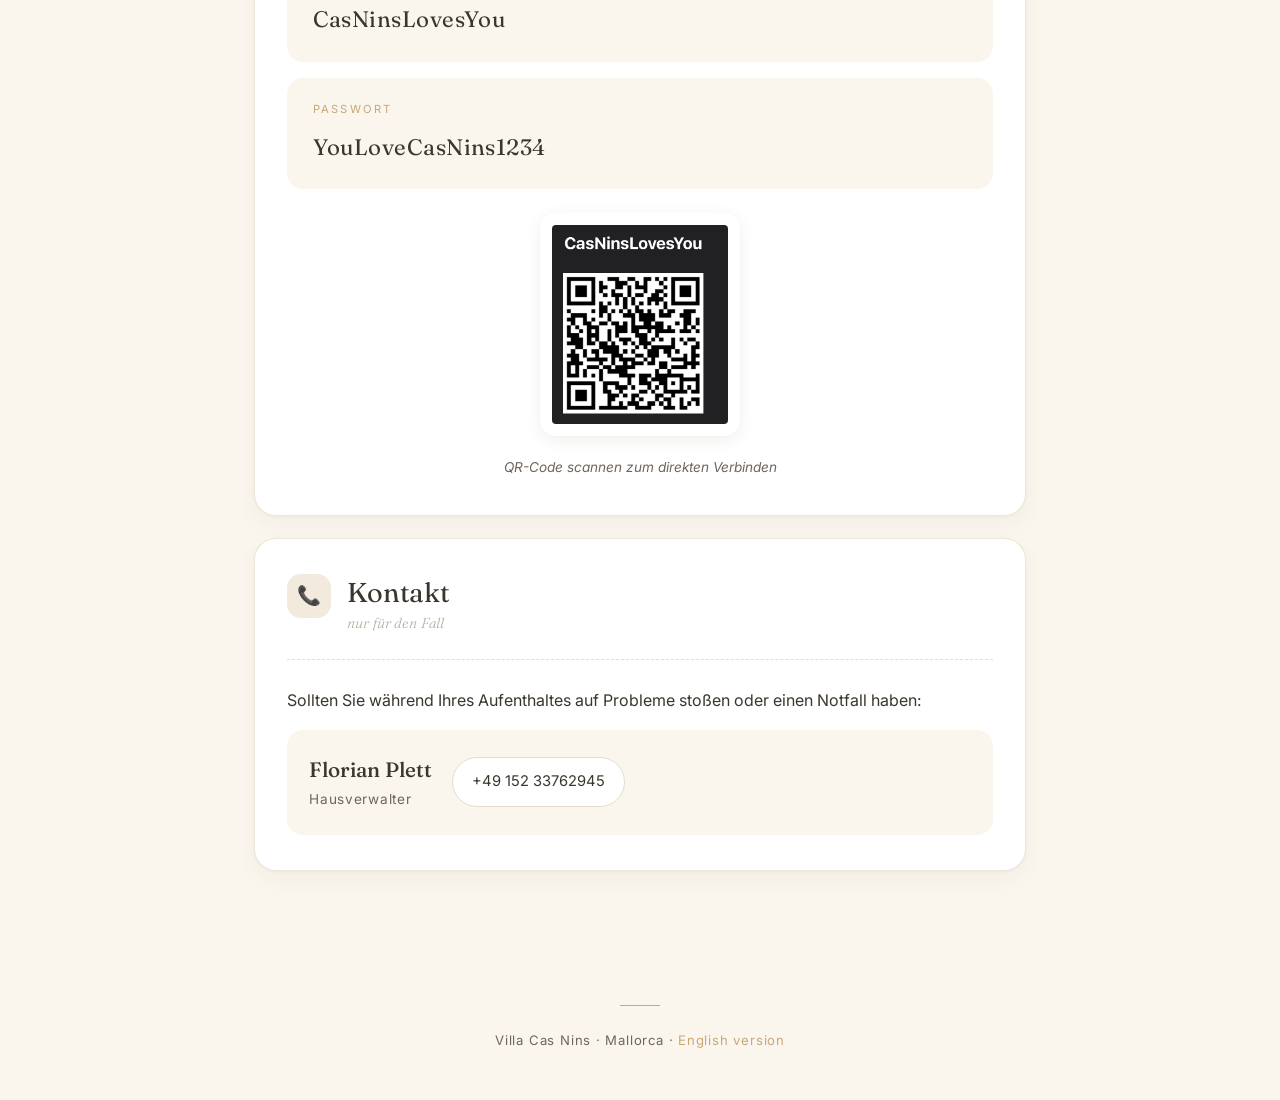
<file: a4f7c2e8b3d1/de/index.html>
<!DOCTYPE html>
<html lang="de">
<head>
  <meta charset="UTF-8">
  <meta name="viewport" content="width=device-width, initial-scale=1.0">
  <title>Villa Cas Nins · Mallorca</title>
  <link rel="preconnect" href="https://fonts.googleapis.com">
  <link rel="preconnect" href="https://fonts.gstatic.com" crossorigin>
  <link href="https://fonts.googleapis.com/css2?family=Fraunces:ital,opsz,wght@0,9..144,300;0,9..144,400;0,9..144,500;1,9..144,300&family=Inter:wght@300;400;500&display=swap" rel="stylesheet">
  <style>
    :root {
      --cream:      #FAF6EE;
      --cream-2:    #F2EBDD;
      --sand:       #E8DDC8;
      --oak:        #C8A877;
      --oak-soft:   #D9BD92;
      --sage:       #A8B5A0;
      --terracotta: #C99A82;
      --ink:        #3B362E;
      --ink-soft:   #6E665B;
      --line:       #E5DDC9;
    }

    *, *::before, *::after { box-sizing: border-box; margin: 0; padding: 0; }
    html { scroll-behavior: smooth; }

    body {
      font-family: 'Inter', sans-serif;
      font-weight: 400;
      background: var(--cream);
      color: var(--ink);
      line-height: 1.75;
      -webkit-font-smoothing: antialiased;
    }

    /* ── LANG SWITCH ── */
    .lang-bar {
      display: flex;
      justify-content: flex-end;
      gap: 1.2rem;
      padding: 1.2rem 2rem 0;
      background: var(--cream);
    }
    .lang-bar a {
      font-size: 0.7rem;
      letter-spacing: 0.18em;
      text-transform: uppercase;
      color: var(--ink-soft);
      text-decoration: none;
      padding: 0.3rem 0.6rem;
      border-radius: 999px;
      transition: all 0.2s;
    }
    .lang-bar a.active {
      color: var(--ink);
      background: var(--sand);
    }
    .lang-bar a:hover { color: var(--ink); }

    /* ── HERO ── */
    .hero {
      max-width: 1100px;
      margin: 1.5rem auto 0;
      padding: 0 2rem;
    }
    .hero-image {
      width: 100%;
      height: 56vh;
      min-height: 380px;
      max-height: 520px;
      object-fit: cover;
      object-position: center 40%;
      border-radius: 24px;
      filter: brightness(0.95) saturate(0.92);
    }
    .hero-meta {
      text-align: center;
      padding: 3.5rem 1.5rem 1rem;
    }
    .hero-eyebrow {
      font-size: 0.72rem;
      letter-spacing: 0.32em;
      text-transform: uppercase;
      color: var(--oak);
      margin-bottom: 1.2rem;
    }
    .hero-eyebrow::before, .hero-eyebrow::after {
      content: "";
      display: inline-block;
      width: 28px;
      height: 1px;
      background: var(--oak);
      vertical-align: middle;
      margin: 0 0.8rem;
    }
    .hero-title {
      font-family: 'Fraunces', serif;
      font-weight: 300;
      font-style: italic;
      font-size: clamp(2.4rem, 6vw, 4.2rem);
      line-height: 1.05;
      color: var(--ink);
      letter-spacing: -0.01em;
    }
    .hero-sub {
      font-family: 'Fraunces', serif;
      font-weight: 300;
      font-size: 1.1rem;
      color: var(--ink-soft);
      margin-top: 1rem;
      letter-spacing: 0.02em;
    }

    /* ── INTRO ── */
    .intro {
      max-width: 720px;
      margin: 1.5rem auto 4rem;
      padding: 0 2rem;
      text-align: center;
      font-family: 'Fraunces', serif;
      font-weight: 300;
      font-size: 1.18rem;
      line-height: 1.7;
      color: var(--ink-soft);
      font-style: italic;
    }

    /* ── TOC ── */
    .toc {
      max-width: 1000px;
      margin: 0 auto 4rem;
      padding: 0 2rem;
      display: grid;
      grid-template-columns: repeat(auto-fit, minmax(160px, 1fr));
      gap: 0.6rem;
    }
    .toc a {
      font-size: 0.82rem;
      color: var(--ink);
      text-decoration: none;
      padding: 0.65rem 1rem;
      background: var(--cream-2);
      border-radius: 999px;
      transition: all 0.2s;
      text-align: center;
      letter-spacing: 0.02em;
    }
    .toc a:hover {
      background: var(--sand);
      transform: translateY(-1px);
    }

    /* ── MAIN ── */
    main {
      max-width: 820px;
      margin: 0 auto;
      padding: 0 1.5rem 4rem;
    }

    .section {
      background: #FFFFFF;
      border-radius: 22px;
      padding: 2.2rem 2rem;
      margin-bottom: 1.4rem;
      box-shadow: 0 1px 3px rgba(60, 50, 30, 0.04), 0 8px 24px rgba(60, 50, 30, 0.04);
      border: 1px solid rgba(232, 221, 200, 0.7);
    }

    .section-head {
      display: flex;
      align-items: baseline;
      gap: 1rem;
      margin-bottom: 1.6rem;
      padding-bottom: 1.4rem;
      border-bottom: 1px dashed var(--line);
    }
    .section-icon {
      flex: 0 0 auto;
      width: 44px;
      height: 44px;
      background: var(--cream-2);
      border-radius: 14px;
      display: grid;
      place-items: center;
      font-size: 1.2rem;
    }
    .section-title {
      font-family: 'Fraunces', serif;
      font-weight: 400;
      font-size: 1.7rem;
      letter-spacing: -0.005em;
      line-height: 1.1;
    }
    .section-sub {
      display: block;
      font-family: 'Fraunces', serif;
      font-style: italic;
      font-weight: 300;
      font-size: 0.9rem;
      color: var(--sage);
      margin-top: 0.2rem;
      letter-spacing: 0.01em;
    }

    .section p { margin-bottom: 1rem; }
    .section p:last-child { margin-bottom: 0; }

    .section ul {
      list-style: none;
      padding: 0;
      margin: 0.8rem 0 0;
    }
    .section ul li {
      padding: 0.55rem 0 0.55rem 1.6rem;
      position: relative;
      border-bottom: 1px dashed var(--line);
    }
    .section ul li:last-child { border-bottom: none; }
    .section ul li::before {
      content: "✦";
      position: absolute;
      left: 0.2rem;
      color: var(--oak);
      font-size: 0.85rem;
    }

    /* ── BOXES ── */
    .box {
      border-radius: 14px;
      padding: 1rem 1.2rem;
      margin: 1.2rem 0;
      font-size: 0.95rem;
      line-height: 1.6;
      border-left: 3px solid;
    }
    .box.tip   { background: #F2F4EE; border-color: var(--sage); }
    .box.warn  { background: #FBF1EB; border-color: var(--terracotta); }
    .box.info  { background: var(--cream-2); border-color: var(--oak); }

    /* ── ALARM TABLE ── */
    .alarm-mode {
      background: var(--cream);
      border-radius: 14px;
      padding: 1rem 1.2rem;
      margin: 0.7rem 0;
      border-left: 3px solid var(--sage);
    }
    .alarm-mode strong {
      font-family: 'Fraunces', serif;
      font-weight: 500;
      font-size: 1.05rem;
      display: block;
      margin-bottom: 0.3rem;
    }
    .alarm-table {
      width: 100%;
      border-collapse: collapse;
      margin-top: 1rem;
    }
    .alarm-table td {
      padding: 0.9rem 0.5rem;
      border-bottom: 1px dashed var(--line);
      vertical-align: top;
      font-size: 0.92rem;
    }
    .alarm-table tr:last-child td { border-bottom: none; }
    .alarm-table td:first-child { width: 42%; }
    .alarm-table img { display: block; margin-bottom: 0.5rem; }
    .alarm-table strong {
      font-family: 'Fraunces', serif;
      font-weight: 500;
      font-size: 1rem;
    }

    /* ── WIFI ── */
    .wifi-card {
      background: var(--cream);
      border-radius: 16px;
      padding: 1.4rem 1.6rem;
      margin: 1rem 0;
    }
    .wifi-card .label {
      font-size: 0.7rem;
      letter-spacing: 0.2em;
      text-transform: uppercase;
      color: var(--oak);
      margin-bottom: 0.5rem;
    }
    .wifi-card .value {
      font-family: 'Fraunces', serif;
      font-size: 1.4rem;
      letter-spacing: 0.02em;
    }
    .wifi-qr {
      text-align: center;
      margin-top: 1.5rem;
    }
    .wifi-qr img {
      max-width: 200px;
      border-radius: 16px;
      padding: 12px;
      background: #fff;
      box-shadow: 0 4px 16px rgba(60, 50, 30, 0.08);
    }
    .wifi-qr p {
      margin-top: 0.7rem;
      font-size: 0.85rem;
      color: var(--ink-soft);
      font-style: italic;
    }

    /* ── CONTACT ── */
    .contact-card {
      display: flex;
      align-items: center;
      gap: 1.2rem;
      padding: 1.4rem;
      background: var(--cream);
      border-radius: 16px;
      margin-top: 1rem;
    }
    .contact-card .name {
      font-family: 'Fraunces', serif;
      font-size: 1.3rem;
      font-weight: 500;
    }
    .contact-card .role {
      font-size: 0.85rem;
      color: var(--ink-soft);
      letter-spacing: 0.05em;
    }
    .contact-card a {
      color: var(--ink);
      text-decoration: none;
      padding: 0.7rem 1.2rem;
      background: #fff;
      border: 1px solid var(--line);
      border-radius: 999px;
      font-size: 0.92rem;
      transition: all 0.2s;
      white-space: nowrap;
    }
    .contact-card a:hover {
      background: var(--oak);
      color: #fff;
      border-color: var(--oak);
    }

    /* ── FOOTER ── */
    footer {
      text-align: center;
      padding: 3rem 2rem;
      font-size: 0.82rem;
      color: var(--ink-soft);
      letter-spacing: 0.06em;
    }
    footer a { color: var(--oak); text-decoration: none; }
    footer .sep {
      display: block;
      width: 40px;
      height: 1px;
      background: var(--oak);
      margin: 0 auto 1.4rem;
    }

    @media (max-width: 600px) {
      .hero { padding: 0 1rem; }
      .hero-image { height: 44vh; min-height: 280px; border-radius: 18px; }
      .section { padding: 1.6rem 1.3rem; }
      .alarm-table td:first-child { width: 50%; }
      .contact-card { flex-direction: column; text-align: center; }
    }
  </style>
</head>
<body>

<div class="lang-bar">
  <a href="/en/">EN</a>
  <a href="/de/" class="active">DE</a>
</div>

<header class="hero">
  <img src="../img/banner.jpg" alt="Villa Cas Nins" class="hero-image">
  <div class="hero-meta">
    <div class="hero-eyebrow">Mallorca</div>
    <h1 class="hero-title">Velkommen<br>til Cas Nins</h1>
    <div class="hero-sub">Ihr Zuhause auf Zeit · ein Ort zum Ankommen</div>
  </div>
</header>

<p class="intro">
  „Vielen Dank, dass Sie sich für die Villa Cas Nins entschieden haben. Wir freuen uns, Sie auf der schönen Insel Mallorca begrüßen zu dürfen, und hoffen, dass Sie sich vom ersten Moment an wie zu Hause fühlen."
</p>

<nav class="toc">
  <a href="#klima">Klimatisierung</a>
  <a href="#alarm">Alarmanlage</a>
  <a href="#checkout">Auschecken</a>
  <a href="#regeln">Hausregeln</a>
  <a href="#schluessel">Schlüssel</a>
  <a href="#kueche">Küche</a>
  <a href="#waesche">Wäsche</a>
  <a href="#pool">Pool</a>
  <a href="#tv">TV</a>
  <a href="#abfall">Abfall</a>
  <a href="#wifi">WiFi</a>
  <a href="#kontakt">Kontakt</a>
</nav>

<main>

  <!-- Klima -->
  <section class="section" id="klima">
    <div class="section-head">
      <div class="section-icon">🌡️</div>
      <div>
        <div class="section-title">Klimatisierung</div>
        <span class="section-sub">kühl und gemütlich</span>
      </div>
    </div>
    <p>Die Villa Cas Nins ist vollständig mit einer Klimaanlage ausgestattet, die sowohl kühlen als auch heizen kann. Die Fernbedienungen befinden sich in den jeweiligen Bereichen des Wohnzimmers, der Küche und der Schlafzimmer.</p>
    <div class="box tip">
      Für optimalen Komfort und Energieeffizienz Türen und Fenster geschlossen halten, während das System läuft.
    </div>
  </section>

  <!-- Alarm -->
  <section class="section" id="alarm">
    <div class="section-head">
      <div class="section-icon">🔐</div>
      <div>
        <div class="section-title">Alarmanlage</div>
        <span class="section-sub">sicher und gut</span>
      </div>
    </div>
    <p>Das Haus ist durch eine moderne Alarmanlage gesichert. Wir laden Sie ein, sie zu benutzen, obwohl die Gegend für ihre allgemeine Sicherheit bekannt ist.</p>
    <div class="box warn">
      Bitte beachten: Falsche Alarme können zu Polizeieinsätzen führen.
    </div>

    <img src="../img/alarm-panel.png" alt="Alarm-Bedienfeld" style="max-width:100%;border-radius:14px;margin:1.4rem 0;">

    <h3 style="font-family:'Fraunces',serif;font-weight:400;font-size:1.2rem;margin:1.4rem 0 0.6rem;">Die drei Modi</h3>

    <div class="alarm-mode">
      <strong>Ungesichert</strong>
      Wählen Sie, wenn Sie zu Hause sind und sich frei im Haus und im Außenbereich bewegen wollen. Es wird kein Alarm ausgelöst.
    </div>
    <div class="alarm-mode">
      <strong>Gesicherter Außenbereich</strong>
      Wählen Sie, wenn Sie alle das Haus verlassen. Der Alarm wird ausgelöst bei geöffneten Türen / Fenstern und durch Bewegungsmelder im Haus.
    </div>
    <div class="alarm-mode">
      <strong>Gesicherter Innenbereich</strong>
      Wählen Sie für die Nacht. Alarm nur bei geöffneten Türen / Fenstern — keine Bewegungssensoren. Sie können sich frei im Haus bewegen.
    </div>

    <h3 style="font-family:'Fraunces',serif;font-weight:400;font-size:1.2rem;margin:1.6rem 0 0.4rem;">Bedienung</h3>
    <table class="alarm-table">
      <tr>
        <td>
          <img src="../img/alarm-key.png" alt="Schlüsselanhänger" style="height:26px;">
          <strong>Alarm ausschalten</strong>
        </td>
        <td>Schlüsselanhänger in die Mitte des Panels legen, bis Piepton ertönt. Bei Rückkehr: 30 Sekunden Zeit zum Deaktivieren.</td>
      </tr>
      <tr>
        <td>
          <img src="../img/alarm-btn1.png" alt="Taste 1" style="height:26px;">
          <strong>Außenmodus aktivieren</strong>
        </td>
        <td>Alle Türen, Rollläden und Fenster schließen. Taste (1) drücken und Haus innerhalb von 30 Sekunden verlassen.</td>
      </tr>
      <tr>
        <td>
          <img src="../img/alarm-btn2.png" alt="Taste 2" style="height:26px;">
          <strong>Innenmodus aktivieren</strong>
        </td>
        <td>Alle Türen, Rollläden und Fenster schließen. Knopf (2) drücken.</td>
      </tr>
    </table>
  </section>

  <!-- Checkout -->
  <section class="section" id="checkout">
    <div class="section-head">
      <div class="section-icon">🧳</div>
      <div>
        <div class="section-title">Auschecken</div>
        <span class="section-sub">Zeit, sich zu verabschieden</span>
      </div>
    </div>
    <p>Am Abreisetag checken Sie bitte <strong>bis 11:00 Uhr</strong> aus, sofern nichts anderes vereinbart wurde.</p>
    <div class="box info">
      Bitte lassen Sie die Schlüssel im Schlüsselsafe und stellen Sie sicher, dass alle Fenster und Türen geschlossen sind.
    </div>
  </section>

  <!-- Hausregeln -->
  <section class="section" id="regeln">
    <div class="section-head">
      <div class="section-icon">📋</div>
      <div>
        <div class="section-title">Hausregeln</div>
        <span class="section-sub">nur gute Laune</span>
      </div>
    </div>
    <ul>
      <li>Rauchen ist im Haus verboten</li>
      <li>Ruhezeiten: 23:00 – 08:00 Uhr (insbesondere im Außenbereich)</li>
      <li>Partys oder Veranstaltungen nur mit vorheriger Genehmigung</li>
    </ul>
  </section>

  <!-- Schlüssel -->
  <section class="section" id="schluessel">
    <div class="section-head">
      <div class="section-icon">🔑</div>
      <div>
        <div class="section-title">Schlüssel</div>
        <span class="section-sub">Lassen Sie sich selbst ein</span>
      </div>
    </div>
    <p>Bei Ihrer Ankunft erhalten Sie einen Satz Schlüssel für das Gartentor und den Haupteingang.</p>
    <div class="box info">
      Zu Ihrer Bequemlichkeit gibt es einen <strong>Schlüsselsafe</strong>, der sich in der linken Ecke gegenüber der Eingangstür befindet. Den Code erhalten Sie bei Bedarf von unserem Hausverwalter.
    </div>
  </section>

  <!-- Küche -->
  <section class="section" id="kueche">
    <div class="section-head">
      <div class="section-icon">🍳</div>
      <div>
        <div class="section-title">Küche</div>
        <span class="section-sub">kulinarische Köstlichkeiten</span>
      </div>
    </div>
    <p>Während Ihres Aufenthaltes können Sie gerne alle verfügbaren Küchenutensilien und -geräte benutzen. Sollten Sie etwas vermissen, zögern Sie bitte nicht, uns dies mitzuteilen.</p>
    <div class="box warn">
      Das Induktionskochfeld kann nur mit <strong>Induktionskochgeschirr</strong> verwendet werden.
    </div>
  </section>

  <!-- Wäsche -->
  <section class="section" id="waesche">
    <div class="section-head">
      <div class="section-icon">👕</div>
      <div>
        <div class="section-title">Wäsche</div>
        <span class="section-sub">frisch und flauschig</span>
      </div>
    </div>
    <p>Im <strong>Hauswirtschaftsraum hinter der Küche</strong> finden Sie:</p>
    <ul>
      <li>Waschmaschine</li>
      <li>Wäschetrockner</li>
      <li>Bügeleisen &amp; Bügelbrett</li>
      <li>Wäscheständer</li>
    </ul>
  </section>

  <!-- Pool -->
  <section class="section" id="pool">
    <div class="section-head">
      <div class="section-icon">🏊</div>
      <div>
        <div class="section-title">Pool-Heizung</div>
        <span class="section-sub">kühle Tage, warmes Wasser</span>
      </div>
    </div>
    <p>Der Pool ist mit einem Heizsystem ausgestattet, das in den kühleren Monaten genutzt werden kann.</p>
    <div class="box info">
      Die Beheizung ist nur auf <strong>vorherige Anfrage</strong> und gegen eine zusätzliche Gebühr möglich.
    </div>
  </section>

  <!-- TV -->
  <section class="section" id="tv">
    <div class="section-head">
      <div class="section-icon">📺</div>
      <div>
        <div class="section-title">Fernsehen</div>
        <span class="section-sub">Stream &amp; Chill</span>
      </div>
    </div>
    <p>Der Fernseher ist betriebsbereit und bereits mit dem Internet verbunden. Sie können eine Auswahl an Kanälen in verschiedenen Sprachen genießen und mit Ihren persönlichen Anmeldedaten auf Ihre bevorzugten Streaming-Dienste zugreifen.</p>
  </section>

  <!-- Abfall -->
  <section class="section" id="abfall">
    <div class="section-head">
      <div class="section-icon">♻️</div>
      <div>
        <div class="section-title">Abfallentsorgung</div>
        <span class="section-sub">sauber &amp; grün</span>
      </div>
    </div>
    <p>Wir bitten Sie, Ihren Abfall entsprechend den örtlichen Vorschriften zu trennen:</p>
    <ul>
      <li><strong>Restmüll</strong> — Container an der Straße direkt neben dem Haus, wird täglich geleert</li>
      <li><strong>Glasrecycling</strong> — Container ein Stück weiter die Straße hinauf</li>
      <li><strong>Wertstoffe</strong> — Container weiter oben oder weiter unten die Straße</li>
    </ul>
  </section>

  <!-- WiFi -->
  <section class="section" id="wifi">
    <div class="section-head">
      <div class="section-icon">📶</div>
      <div>
        <div class="section-title">WiFi</div>
        <span class="section-sub">verbunden bleiben</span>
      </div>
    </div>
    <p>Kostenloses Wi-Fi ist während des gesamten Aufenthalts verfügbar, sowohl in der Villa als auch im Poolbereich.</p>
    <div class="wifi-card">
      <div class="label">Netzwerkname (SSID)</div>
      <div class="value">CasNinsLovesYou</div>
    </div>
    <div class="wifi-card">
      <div class="label">Passwort</div>
      <div class="value">YouLoveCasNins1234</div>
    </div>
    <div class="wifi-qr">
      <img src="../img/wifi-qr.png" alt="WiFi QR-Code">
      <p>QR-Code scannen zum direkten Verbinden</p>
    </div>
  </section>

  <!-- Kontakt -->
  <section class="section" id="kontakt">
    <div class="section-head">
      <div class="section-icon">📞</div>
      <div>
        <div class="section-title">Kontakt</div>
        <span class="section-sub">nur für den Fall</span>
      </div>
    </div>
    <p>Sollten Sie während Ihres Aufenthaltes auf Probleme stoßen oder einen Notfall haben:</p>
    <div class="contact-card">
      <div>
        <div class="name">Florian Plett</div>
        <div class="role">Hausverwalter</div>
      </div>
      <a href="tel:+4915233762945">+49 152 33762945</a>
    </div>
  </section>

</main>

<footer>
  <span class="sep"></span>
  Villa Cas Nins · Mallorca · <a href="/en/">English version</a>
</footer>

</body>
</html>
</file>
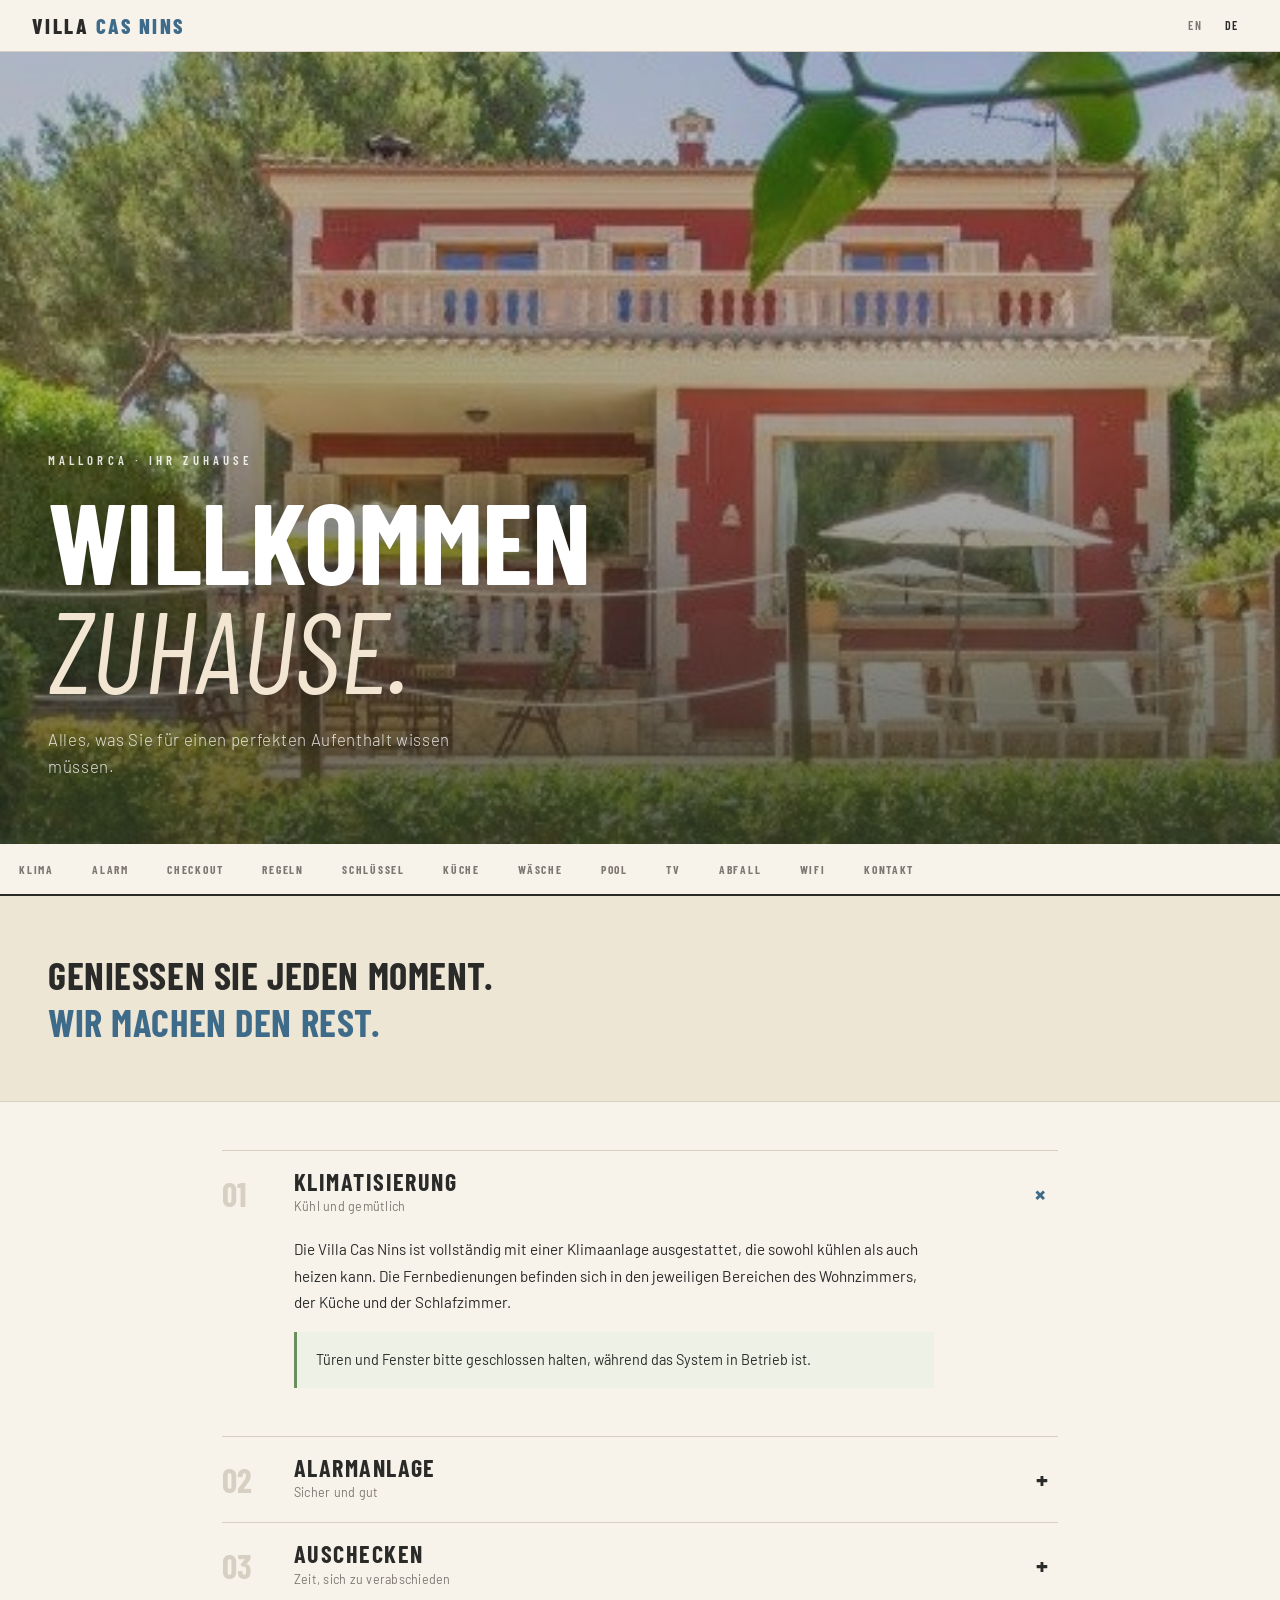
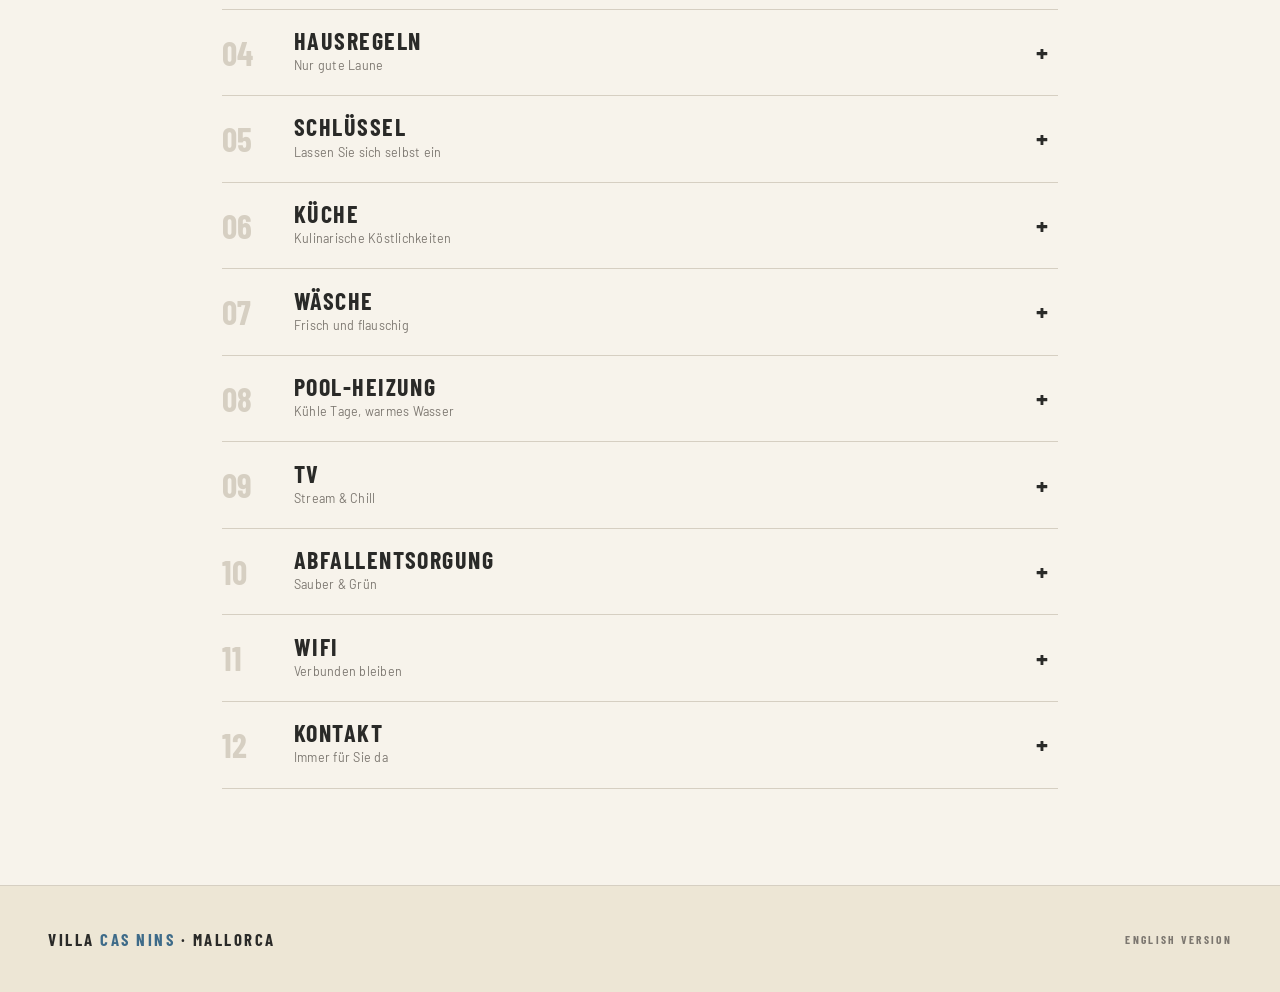
<file: d8a18f6a5a0f/de/index.html>
<!DOCTYPE html>
<html lang="de">
<head>
  <meta charset="UTF-8">
  <meta name="viewport" content="width=device-width, initial-scale=1.0">
  <title>Villa Cas Nins · Mallorca</title>
  <link rel="preconnect" href="https://fonts.googleapis.com">
  <link rel="preconnect" href="https://fonts.gstatic.com" crossorigin>
  <link href="https://fonts.googleapis.com/css2?family=Barlow+Condensed:ital,wght@0,400;0,600;0,700;0,800;1,700&family=Barlow:wght@300;400;500&display=swap" rel="stylesheet">
  <style>
    :root {
      --bg:        #F7F3EB;   /* warm cream / sand */
      --surface:   #FFFFFF;
      --dark:      #2A2A28;   /* warm charcoal — never pure black */
      --text:      #2A2A28;
      --muted:     #7C7770;
      --mid:       #D6CFC2;   /* sandstone divider */
      --soft:      #EDE6D5;   /* notice / intro background */
      --accent:    #3E6B89;   /* Tinta — mediterranes Blau */
      --accent2:   #B5734C;   /* Terracotta — sehr sparsam einsetzen */
      --accent-soft: #5C8AA8; /* hellere Tinta für Hover/States */
    }

    *, *::before, *::after { box-sizing: border-box; margin: 0; padding: 0; }
    html { scroll-behavior: smooth; }

    body {
      font-family: 'Barlow', sans-serif;
      font-weight: 400;
      background: var(--bg);
      color: var(--text);
      line-height: 1.6;
      -webkit-font-smoothing: antialiased;
    }

    /* ── TOP BAR ── */
    .topbar {
      background: var(--bg);
      border-bottom: 1px solid var(--mid);
      display: flex;
      align-items: center;
      justify-content: space-between;
      padding: 0 2rem;
      height: 52px;
    }
    .topbar-logo {
      font-family: 'Barlow Condensed', sans-serif;
      font-weight: 800;
      font-size: 1.3rem;
      letter-spacing: 0.12em;
      text-transform: uppercase;
      color: var(--dark);
    }
    .topbar-logo span { color: var(--accent); }
    .lang-switch {
      display: flex;
      gap: 0.2rem;
    }
    .lang-switch a {
      font-family: 'Barlow Condensed', sans-serif;
      font-size: 0.75rem;
      font-weight: 600;
      letter-spacing: 0.12em;
      text-transform: uppercase;
      color: var(--muted);
      text-decoration: none;
      padding: 0.3rem 0.6rem;
      transition: color 0.15s;
    }
    .lang-switch a.active, .lang-switch a:hover { color: var(--dark); }

    /* ── HERO ── */
    .hero {
      position: relative;
      height: 88vh;
      min-height: 480px;
      background: var(--dark);
      overflow: hidden;
    }
    .hero img {
      width: 100%;
      height: 100%;
      object-fit: cover;
      object-position: center 40%;
      display: block;
      opacity: 0.78;
    }
    .hero::after {
      content: '';
      position: absolute;
      inset: 0;
      background: linear-gradient(to bottom, rgba(42,42,40,0.05) 0%, rgba(42,42,40,0.15) 45%, rgba(42,42,40,0.65) 100%);
      pointer-events: none;
    }
    .hero-content {
      position: absolute;
      inset: 0;
      display: flex;
      flex-direction: column;
      justify-content: flex-end;
      padding: 4rem 3rem;
      z-index: 1;
    }
    .hero-label {
      font-family: 'Barlow Condensed', sans-serif;
      font-size: 0.8rem;
      font-weight: 600;
      letter-spacing: 0.32em;
      text-transform: uppercase;
      color: rgba(255,255,255,0.85);
      margin-bottom: 0.9rem;
    }
    .hero h1 {
      font-family: 'Barlow Condensed', sans-serif;
      font-weight: 700;
      font-size: clamp(3.6rem, 9vw, 7.5rem);
      line-height: 0.95;
      text-transform: uppercase;
      color: #FFFFFF;
      letter-spacing: -0.005em;
      margin-bottom: 1.4rem;
      text-shadow: 0 2px 24px rgba(0,0,0,0.25);
    }
    .hero h1 em {
      font-style: italic;
      font-weight: 400;
      color: #F2E5D2;
    }
    .hero-sub {
      font-family: 'Barlow', sans-serif;
      font-size: 1.05rem;
      font-weight: 300;
      color: rgba(255,255,255,0.82);
      letter-spacing: 0.04em;
      max-width: 460px;
      text-shadow: 0 1px 12px rgba(0,0,0,0.3);
    }

    /* ── STICKY NAV ── */
    nav.toc {
      background: var(--bg);
      border-bottom: 2px solid var(--dark);
      position: sticky;
      top: 0;
      z-index: 100;
      display: flex;
      overflow-x: auto;
      scrollbar-width: none;
    }
    nav.toc::-webkit-scrollbar { display: none; }
    nav.toc a {
      font-family: 'Barlow Condensed', sans-serif;
      font-size: 0.72rem;
      font-weight: 700;
      letter-spacing: 0.15em;
      text-transform: uppercase;
      color: var(--muted);
      text-decoration: none;
      padding: 1rem 1.2rem;
      white-space: nowrap;
      border-bottom: 2px solid transparent;
      margin-bottom: -2px;
      transition: color 0.15s, border-color 0.15s;
    }
    nav.toc a:hover { color: var(--dark); border-bottom-color: var(--accent); }

    /* ── INTRO BANNER ── */
    .intro-banner {
      background: var(--soft);
      padding: 3.5rem 3rem;
      border-bottom: 1px solid var(--mid);
    }
    .intro-banner p {
      font-family: 'Barlow Condensed', sans-serif;
      font-weight: 700;
      font-size: clamp(1.6rem, 3.5vw, 2.4rem);
      line-height: 1.2;
      text-transform: uppercase;
      color: var(--dark);
      max-width: 780px;
      letter-spacing: 0.015em;
    }
    .intro-banner p span { color: var(--accent); }

    /* ── SECTIONS ── */
    .sections {
      max-width: 900px;
      margin: 0 auto;
      padding: 0 2rem 6rem;
    }

    .section {
      border-bottom: 1px solid var(--mid);
    }
    .section:first-child { border-top: 1px solid var(--mid); margin-top: 3rem; }

    .section-header {
      display: flex;
      align-items: center;
      padding: 1.2rem 0;
      cursor: pointer;
      user-select: none;
      gap: 1.5rem;
    }
    .section-header:hover .section-title { color: var(--accent); }

    .section-num {
      font-family: 'Barlow Condensed', sans-serif;
      font-weight: 700;
      font-size: 2.1rem;
      color: var(--mid);
      min-width: 3rem;
      line-height: 1;
      transition: color 0.15s;
    }
    .section-header:hover .section-num { color: var(--accent); }

    .section-title-wrap { flex: 1; }
    .section-title {
      font-family: 'Barlow Condensed', sans-serif;
      font-weight: 700;
      font-size: 1.5rem;
      letter-spacing: 0.06em;
      text-transform: uppercase;
      color: var(--text);
      transition: color 0.15s;
      line-height: 1;
    }
    .section-sub {
      font-family: 'Barlow', sans-serif;
      font-size: 0.78rem;
      font-weight: 400;
      color: var(--muted);
      margin-top: 0.2rem;
      letter-spacing: 0.02em;
    }
    .section-toggle {
      font-family: 'Barlow Condensed', sans-serif;
      font-weight: 700;
      font-size: 1.7rem;
      color: var(--dark);
      line-height: 1;
      transition: transform 0.25s ease;
      width: 2rem;
      text-align: center;
    }
    .section-header.open .section-toggle { transform: rotate(45deg); color: var(--accent); }

    .section-body {
      display: none;
      padding: 0 0 2rem 4.5rem;
    }
    .section-body.open { display: block; }

    .section-body p {
      font-size: 0.95rem;
      line-height: 1.75;
      color: var(--text);
      margin-bottom: 1rem;
      max-width: 640px;
    }
    .section-body ul {
      list-style: none;
      margin: 0.5rem 0 1rem;
      max-width: 640px;
    }
    .section-body ul li {
      font-size: 0.95rem;
      padding: 0.6rem 0;
      border-bottom: 1px solid var(--mid);
      display: flex;
      align-items: center;
      gap: 0.8rem;
    }
    .section-body ul li::before {
      content: '';
      display: inline-block;
      width: 6px;
      height: 6px;
      background: var(--accent2);
      border-radius: 50%;
      flex-shrink: 0;
    }
    .section-body ul li:last-child { border-bottom: none; }

    .section-body h3 {
      font-family: 'Barlow Condensed', sans-serif;
      font-size: 0.72rem;
      font-weight: 700;
      letter-spacing: 0.2em;
      text-transform: uppercase;
      color: var(--accent);
      margin: 1.8rem 0 0.8rem;
    }

    /* ── NOTICE ── */
    .notice {
      margin: 1rem 0;
      padding: 1rem 1.2rem;
      font-size: 0.9rem;
      line-height: 1.65;
      max-width: 640px;
      background: var(--soft);
    }
    .notice.info { border-left: 3px solid var(--accent); }
    .notice.warn { border-left: 3px solid var(--accent2); background: #F4EBE0; }
    .notice.tip  { border-left: 3px solid #6B8E5F; background: #EEF1E5; }

    /* ── ALARM TABLE ── */
    .alarm-mode {
      padding: 0.9rem 0;
      border-bottom: 1px solid var(--mid);
      max-width: 640px;
    }
    .alarm-mode:last-of-type { border-bottom: none; }
    .alarm-mode strong {
      display: block;
      font-family: 'Barlow Condensed', sans-serif;
      font-size: 0.8rem;
      font-weight: 700;
      letter-spacing: 0.15em;
      text-transform: uppercase;
      color: var(--text);
      margin-bottom: 0.2rem;
    }
    .alarm-mode span { font-size: 0.9rem; color: var(--muted); }
    .alarm-table { width: 100%; border-collapse: collapse; margin-top: 1rem; max-width: 640px; }
    .alarm-table td {
      padding: 0.9rem 0.5rem;
      border-bottom: 1px solid var(--mid);
      font-size: 0.9rem;
      vertical-align: top;
    }
    .alarm-table tr:last-child td { border-bottom: none; }
    .alarm-table td:first-child { width: 40%; }
    .alarm-table td strong {
      display: block;
      font-family: 'Barlow Condensed', sans-serif;
      font-size: 0.72rem;
      font-weight: 700;
      letter-spacing: 0.15em;
      text-transform: uppercase;
      color: var(--text);
      margin-bottom: 0.3rem;
    }

    /* ── WIFI ── */
    .wifi-grid {
      display: grid;
      grid-template-columns: 1fr 1fr;
      gap: 1px;
      background: var(--mid);
      margin: 1rem 0;
      max-width: 500px;
      border: 1px solid var(--mid);
    }
    .wifi-cell {
      background: var(--surface);
      padding: 1.2rem 1.4rem;
    }
    .wifi-cell .label {
      font-family: 'Barlow Condensed', sans-serif;
      font-size: 0.65rem;
      font-weight: 700;
      letter-spacing: 0.2em;
      text-transform: uppercase;
      color: var(--muted);
      margin-bottom: 0.3rem;
    }
    .wifi-cell .value {
      font-family: 'Barlow Condensed', sans-serif;
      font-weight: 600;
      font-size: 1.15rem;
      color: var(--dark);
      letter-spacing: 0.03em;
    }
    .qr-wrap { margin-top: 1.5rem; }
    .qr-wrap img { width: 120px; display: block; }
    .qr-wrap p {
      font-size: 0.65rem !important;
      letter-spacing: 0.18em;
      text-transform: uppercase;
      color: var(--muted) !important;
      margin-top: 0.5rem !important;
    }

    /* ── CONTACT ── */
    .contact-block {
      display: flex;
      align-items: center;
      justify-content: space-between;
      padding: 1.5rem 0;
      border-bottom: 1px solid var(--mid);
      max-width: 640px;
    }
    .contact-block:last-child { border-bottom: none; }
    .contact-name {
      font-family: 'Barlow Condensed', sans-serif;
      font-weight: 700;
      font-size: 1.6rem;
      text-transform: uppercase;
      letter-spacing: 0.04em;
      color: var(--dark);
    }
    .contact-role {
      font-size: 0.72rem;
      font-weight: 400;
      letter-spacing: 0.15em;
      text-transform: uppercase;
      color: var(--muted);
      margin-top: 0.2rem;
    }
    .contact-phone {
      font-family: 'Barlow Condensed', sans-serif;
      font-weight: 700;
      font-size: 1.05rem;
      letter-spacing: 0.05em;
      color: var(--surface);
      text-decoration: none;
      background: var(--accent);
      padding: 0.7rem 1.4rem;
      text-transform: uppercase;
      transition: background 0.15s;
    }
    .contact-phone:hover { background: var(--dark); }

    /* ── FOOTER ── */
    footer {
      background: var(--soft);
      border-top: 1px solid var(--mid);
      padding: 2.5rem 3rem;
      display: flex;
      align-items: center;
      justify-content: space-between;
      flex-wrap: wrap;
      gap: 1rem;
    }
    .footer-brand {
      font-family: 'Barlow Condensed', sans-serif;
      font-weight: 700;
      font-size: 1.05rem;
      letter-spacing: 0.15em;
      text-transform: uppercase;
      color: var(--dark);
    }
    .footer-brand span { color: var(--accent); }
    footer a {
      font-family: 'Barlow Condensed', sans-serif;
      font-size: 0.72rem;
      font-weight: 700;
      letter-spacing: 0.2em;
      text-transform: uppercase;
      color: var(--muted);
      text-decoration: none;
      transition: color 0.15s;
    }
    footer a:hover { color: var(--accent); }

    /* ── RESPONSIVE ── */
    @media (max-width: 600px) {
      .hero { height: 78vh; }
      .hero-content { padding: 3rem 1.5rem; }
      .intro-banner { padding: 2.5rem 1.5rem; }
      .sections { padding: 0 1.2rem 4rem; }
      .section-body { padding-left: 0; }
      .wifi-grid { grid-template-columns: 1fr; }
      nav.toc a { padding: 0.9rem 0.9rem; }
      .contact-block { flex-direction: column; align-items: flex-start; gap: 1rem; }
      footer { padding: 2rem 1.5rem; }
    }
  </style>
</head>
<body>

<!-- Top bar -->
<div class="topbar">
  <div class="topbar-logo">Villa <span>Cas Nins</span></div>
  <div class="lang-switch">
    <a href="/en/">EN</a>
    <a href="/de/" class="active">DE</a>
  </div>
</div>

<!-- Hero -->
<div class="hero">
  <img src="../img/banner.jpg" alt="Villa Cas Nins">
  <div class="hero-content">
    <div class="hero-label">Mallorca · Ihr Zuhause</div>
    <h1>Willkommen<br><em>Zuhause.</em></h1>
    <p class="hero-sub">Alles, was Sie für einen perfekten Aufenthalt wissen müssen.</p>
  </div>
</div>

<!-- Sticky Nav -->
<nav class="toc">
  <a href="#klima">Klima</a>
  <a href="#alarm">Alarm</a>
  <a href="#checkout">Checkout</a>
  <a href="#regeln">Regeln</a>
  <a href="#schluessel">Schlüssel</a>
  <a href="#kueche">Küche</a>
  <a href="#waesche">Wäsche</a>
  <a href="#pool">Pool</a>
  <a href="#tv">TV</a>
  <a href="#abfall">Abfall</a>
  <a href="#wifi">WiFi</a>
  <a href="#kontakt">Kontakt</a>
</nav>

<!-- Intro Banner -->
<div class="intro-banner">
  <p>Genießen Sie jeden Moment.<br><span>Wir machen den Rest.</span></p>
</div>

<!-- Sections -->
<div class="sections">

  <div class="section" id="klima">
    <div class="section-header" onclick="toggle(this)">
      <span class="section-num">01</span>
      <div class="section-title-wrap">
        <div class="section-title">Klimatisierung</div>
        <div class="section-sub">Kühl und gemütlich</div>
      </div>
      <span class="section-toggle">+</span>
    </div>
    <div class="section-body">
      <p>Die Villa Cas Nins ist vollständig mit einer Klimaanlage ausgestattet, die sowohl kühlen als auch heizen kann. Die Fernbedienungen befinden sich in den jeweiligen Bereichen des Wohnzimmers, der Küche und der Schlafzimmer.</p>
      <div class="notice tip">
        Türen und Fenster bitte geschlossen halten, während das System in Betrieb ist.
      </div>
    </div>
  </div>

  <div class="section" id="alarm">
    <div class="section-header" onclick="toggle(this)">
      <span class="section-num">02</span>
      <div class="section-title-wrap">
        <div class="section-title">Alarmanlage</div>
        <div class="section-sub">Sicher und gut</div>
      </div>
      <span class="section-toggle">+</span>
    </div>
    <div class="section-body">
      <p>Das Haus ist durch eine moderne Alarmanlage gesichert. Die Gegend ist sicher — die Anlage steht Ihnen zur freien Nutzung zur Verfügung.</p>
      <div class="notice warn">Falsche Alarme können zu Polizeieinsätzen führen.</div>
      <img src="../img/alarm-panel.png" alt="Alarm-Bedienfeld" style="max-width:100%;margin:1.5rem 0;display:block;">
      <h3>Die drei Modi</h3>
      <div class="alarm-mode">
        <strong>Ungesichert</strong>
        <span>Zu Hause, freie Bewegung. Kein Alarm.</span>
      </div>
      <div class="alarm-mode">
        <strong>Gesicherter Außenbereich</strong>
        <span>Wenn alle das Haus verlassen. Alarm bei offenen Türen/Fenstern und Bewegung innen.</span>
      </div>
      <div class="alarm-mode">
        <strong>Gesicherter Innenbereich</strong>
        <span>Für die Nacht. Nur Türen/Fenster-Alarm — keine Bewegungssensoren.</span>
      </div>
      <h3>Bedienung</h3>
      <table class="alarm-table">
        <tr>
          <td>
            <img src="../img/alarm-key.png" alt="Schlüsselanhänger" style="height:26px;display:block;margin-bottom:0.4rem;">
            <strong>Alarm ausschalten</strong>
          </td>
          <td>Schlüsselanhänger in die Mitte des Panels — Piepton abwarten. Bei Rückkehr: 30 Sek. zum Deaktivieren.</td>
        </tr>
        <tr>
          <td>
            <img src="../img/alarm-btn1.png" alt="Taste 1" style="height:26px;display:block;margin-bottom:0.4rem;">
            <strong>Außenmodus</strong>
          </td>
          <td>Alles schließen. Taste (1) drücken und Haus innerhalb 30 Sek. verlassen.</td>
        </tr>
        <tr>
          <td>
            <img src="../img/alarm-btn2.png" alt="Taste 2" style="height:26px;display:block;margin-bottom:0.4rem;">
            <strong>Innenmodus</strong>
          </td>
          <td>Alles schließen. Knopf (2) drücken.</td>
        </tr>
      </table>
    </div>
  </div>

  <div class="section" id="checkout">
    <div class="section-header" onclick="toggle(this)">
      <span class="section-num">03</span>
      <div class="section-title-wrap">
        <div class="section-title">Auschecken</div>
        <div class="section-sub">Zeit, sich zu verabschieden</div>
      </div>
      <span class="section-toggle">+</span>
    </div>
    <div class="section-body">
      <p>Am Abreisetag bitten wir Sie, bis <strong>11:00 Uhr</strong> auszuchecken, sofern nichts anderes vereinbart wurde.</p>
      <div class="notice info">Schlüssel im Schlüsselsafe lassen. Alle Fenster und Türen schließen.</div>
    </div>
  </div>

  <div class="section" id="regeln">
    <div class="section-header" onclick="toggle(this)">
      <span class="section-num">04</span>
      <div class="section-title-wrap">
        <div class="section-title">Hausregeln</div>
        <div class="section-sub">Nur gute Laune</div>
      </div>
      <span class="section-toggle">+</span>
    </div>
    <div class="section-body">
      <ul>
        <li>Rauchen im Haus ist nicht gestattet</li>
        <li>Ruhezeiten: 23:00 – 08:00 Uhr (besonders im Außenbereich)</li>
        <li>Partys nur mit vorheriger Genehmigung</li>
      </ul>
    </div>
  </div>

  <div class="section" id="schluessel">
    <div class="section-header" onclick="toggle(this)">
      <span class="section-num">05</span>
      <div class="section-title-wrap">
        <div class="section-title">Schlüssel</div>
        <div class="section-sub">Lassen Sie sich selbst ein</div>
      </div>
      <span class="section-toggle">+</span>
    </div>
    <div class="section-body">
      <p>Bei Ankunft erhalten Sie einen Schlüsselsatz für Gartentor und Haupteingang.</p>
      <div class="notice info">
        <strong>Schlüsselsafe</strong> — linke Ecke gegenüber der Eingangstür. Code vom Hausverwalter auf Anfrage.
      </div>
    </div>
  </div>

  <div class="section" id="kueche">
    <div class="section-header" onclick="toggle(this)">
      <span class="section-num">06</span>
      <div class="section-title-wrap">
        <div class="section-title">Küche</div>
        <div class="section-sub">Kulinarische Köstlichkeiten</div>
      </div>
      <span class="section-toggle">+</span>
    </div>
    <div class="section-body">
      <p>Alle Küchenutensilien und -geräte stehen zur freien Verwendung. Fehlt etwas — bitte kurz melden.</p>
      <div class="notice warn">
        Das Induktionskochfeld funktioniert ausschließlich mit <strong>Induktionskochgeschirr</strong>.
      </div>
    </div>
  </div>

  <div class="section" id="waesche">
    <div class="section-header" onclick="toggle(this)">
      <span class="section-num">07</span>
      <div class="section-title-wrap">
        <div class="section-title">Wäsche</div>
        <div class="section-sub">Frisch und flauschig</div>
      </div>
      <span class="section-toggle">+</span>
    </div>
    <div class="section-body">
      <p><strong>Hauswirtschaftsraum hinter der Küche:</strong></p>
      <ul>
        <li>Waschmaschine</li>
        <li>Wäschetrockner</li>
        <li>Bügeleisen &amp; Bügelbrett</li>
        <li>Wäscheständer</li>
      </ul>
    </div>
  </div>

  <div class="section" id="pool">
    <div class="section-header" onclick="toggle(this)">
      <span class="section-num">08</span>
      <div class="section-title-wrap">
        <div class="section-title">Pool-Heizung</div>
        <div class="section-sub">Kühle Tage, warmes Wasser</div>
      </div>
      <span class="section-toggle">+</span>
    </div>
    <div class="section-body">
      <p>Der Pool ist mit einem Heizsystem für die kühleren Monate ausgestattet.</p>
      <div class="notice info">Nur auf <strong>vorherige Anfrage</strong> — gegen Aufpreis.</div>
    </div>
  </div>

  <div class="section" id="tv">
    <div class="section-header" onclick="toggle(this)">
      <span class="section-num">09</span>
      <div class="section-title-wrap">
        <div class="section-title">TV</div>
        <div class="section-sub">Stream &amp; Chill</div>
      </div>
      <span class="section-toggle">+</span>
    </div>
    <div class="section-body">
      <p>Der Fernseher ist mit dem Internet verbunden. Kanäle in verschiedenen Sprachen und Ihre Streaming-Dienste mit eigenen Zugangsdaten stehen bereit.</p>
    </div>
  </div>

  <div class="section" id="abfall">
    <div class="section-header" onclick="toggle(this)">
      <span class="section-num">10</span>
      <div class="section-title-wrap">
        <div class="section-title">Abfallentsorgung</div>
        <div class="section-sub">Sauber &amp; Grün</div>
      </div>
      <span class="section-toggle">+</span>
    </div>
    <div class="section-body">
      <p>Bitte Abfall nach lokalen Vorschriften trennen:</p>
      <ul>
        <li><strong>Restmüll</strong> — Container direkt neben dem Haus, täglich geleert</li>
        <li><strong>Glasrecycling</strong> — etwas weiter die Straße hinauf</li>
        <li><strong>Wertstoffe</strong> — weiter oben oder unten die Straße</li>
      </ul>
    </div>
  </div>

  <div class="section" id="wifi">
    <div class="section-header" onclick="toggle(this)">
      <span class="section-num">11</span>
      <div class="section-title-wrap">
        <div class="section-title">WiFi</div>
        <div class="section-sub">Verbunden bleiben</div>
      </div>
      <span class="section-toggle">+</span>
    </div>
    <div class="section-body">
      <p>Kostenlos in der ganzen Villa und im Poolbereich.</p>
      <div class="wifi-grid">
        <div class="wifi-cell">
          <div class="label">Netzwerkname</div>
          <div class="value">CasNinsLovesYou</div>
        </div>
        <div class="wifi-cell">
          <div class="label">Passwort</div>
          <div class="value">YouLoveCasNins1234</div>
        </div>
      </div>
      <div class="qr-wrap">
        <img src="../img/wifi-qr.png" alt="WiFi QR-Code">
        <p>QR-Code scannen zum Verbinden</p>
      </div>
    </div>
  </div>

  <div class="section" id="kontakt">
    <div class="section-header" onclick="toggle(this)">
      <span class="section-num">12</span>
      <div class="section-title-wrap">
        <div class="section-title">Kontakt</div>
        <div class="section-sub">Immer für Sie da</div>
      </div>
      <span class="section-toggle">+</span>
    </div>
    <div class="section-body">
      <p>Bei Problemen oder im Notfall:</p>
      <div class="contact-block">
        <div>
          <div class="contact-name">Florian Plett</div>
          <div class="contact-role">Hausverwalter</div>
        </div>
        <a class="contact-phone" href="tel:+4915233762945">Jetzt anrufen</a>
      </div>
    </div>
  </div>

</div>

<!-- Footer -->
<footer>
  <div class="footer-brand">Villa <span>Cas Nins</span> · Mallorca</div>
  <a href="/en/">English Version</a>
</footer>

<script>
function toggle(header) {
  header.classList.toggle('open');
  header.nextElementSibling.classList.toggle('open');
}
document.addEventListener('DOMContentLoaded', () => {
  const first = document.querySelector('.section-header');
  if (first) toggle(first);
});
</script>

</body>
</html>
</file>
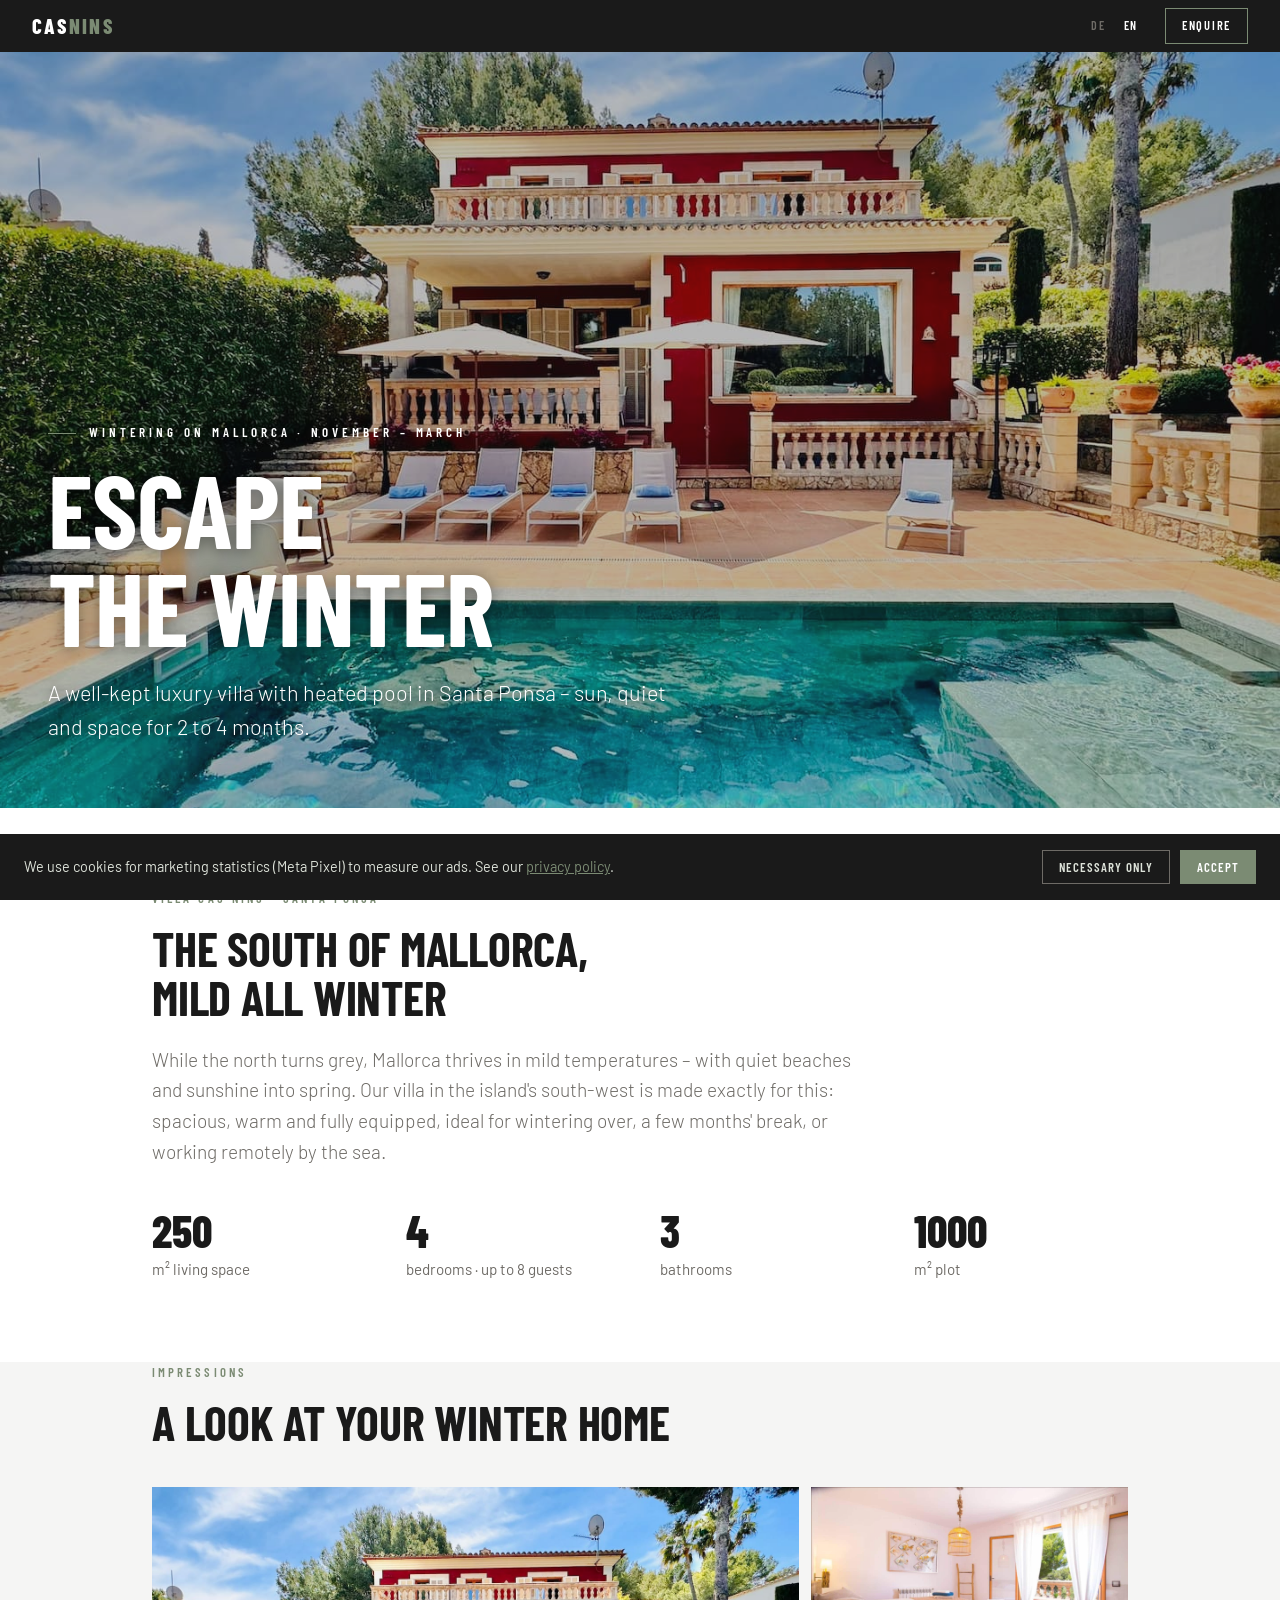
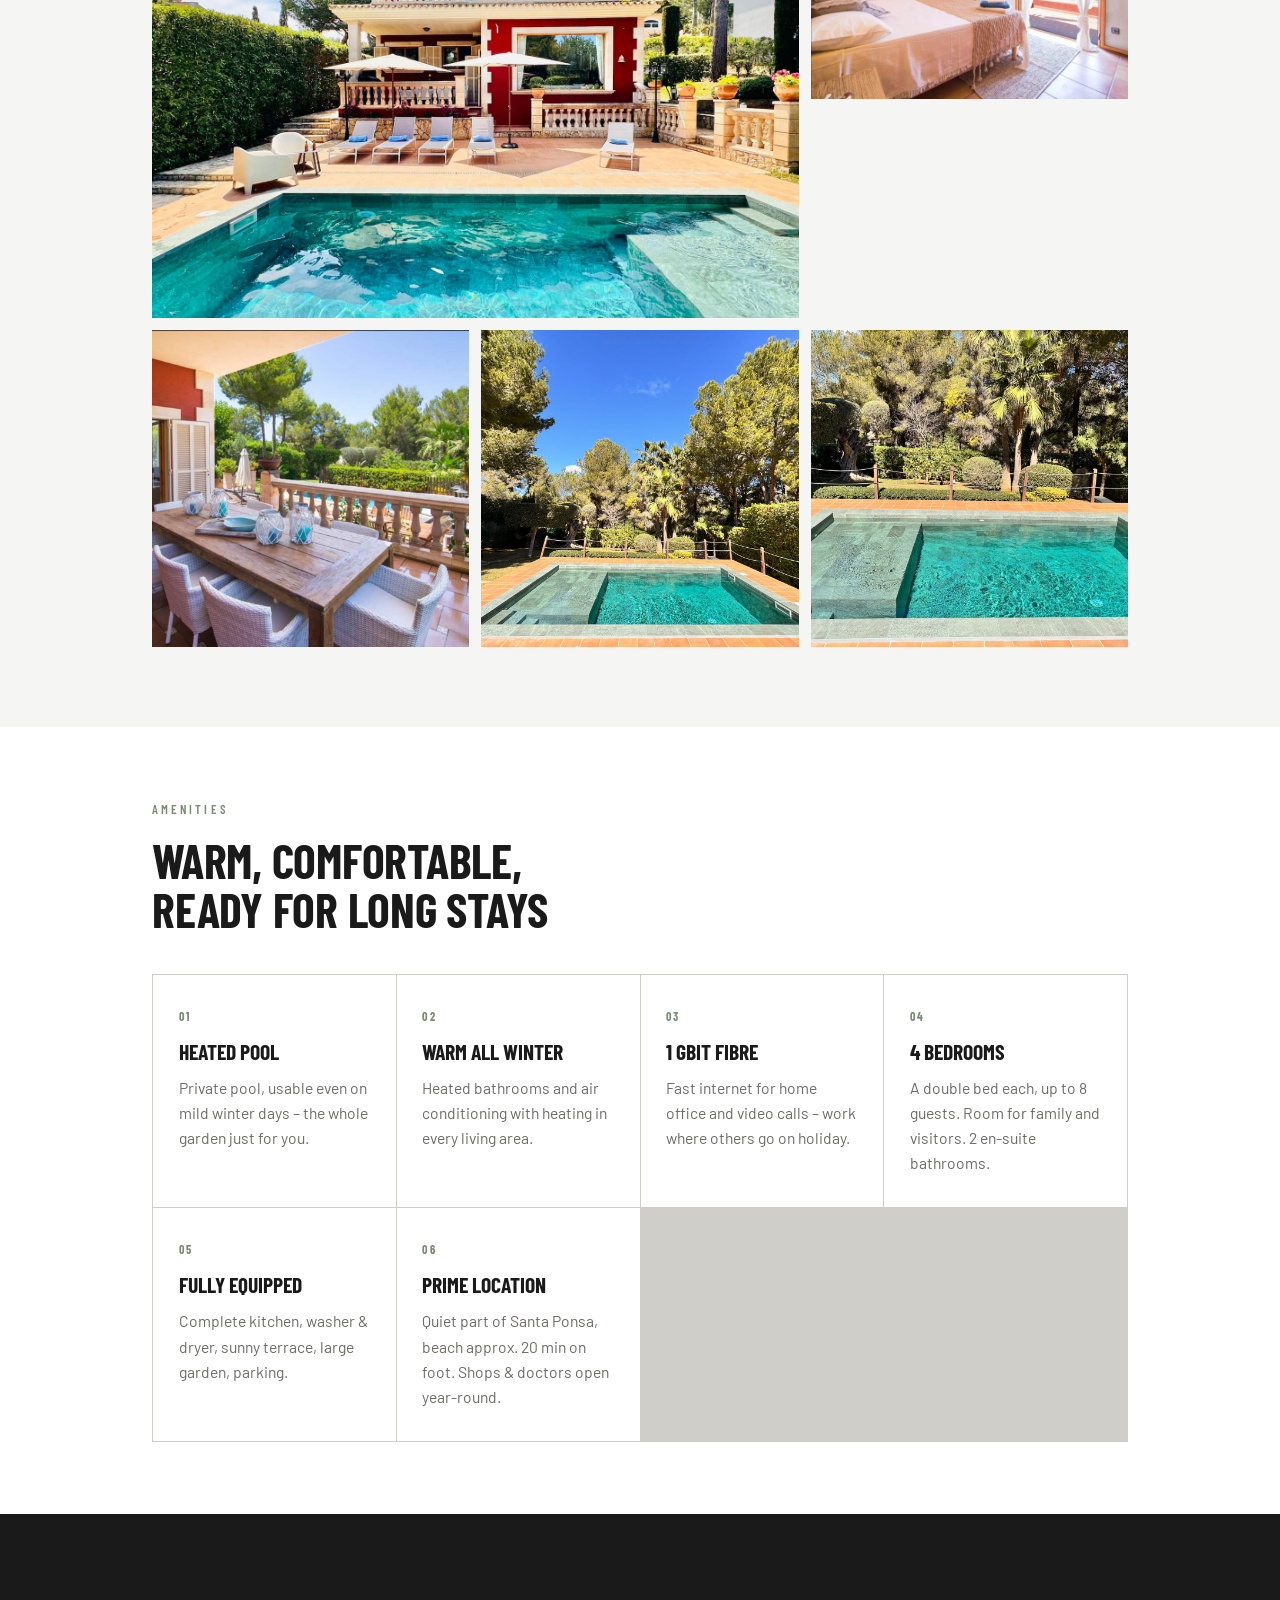
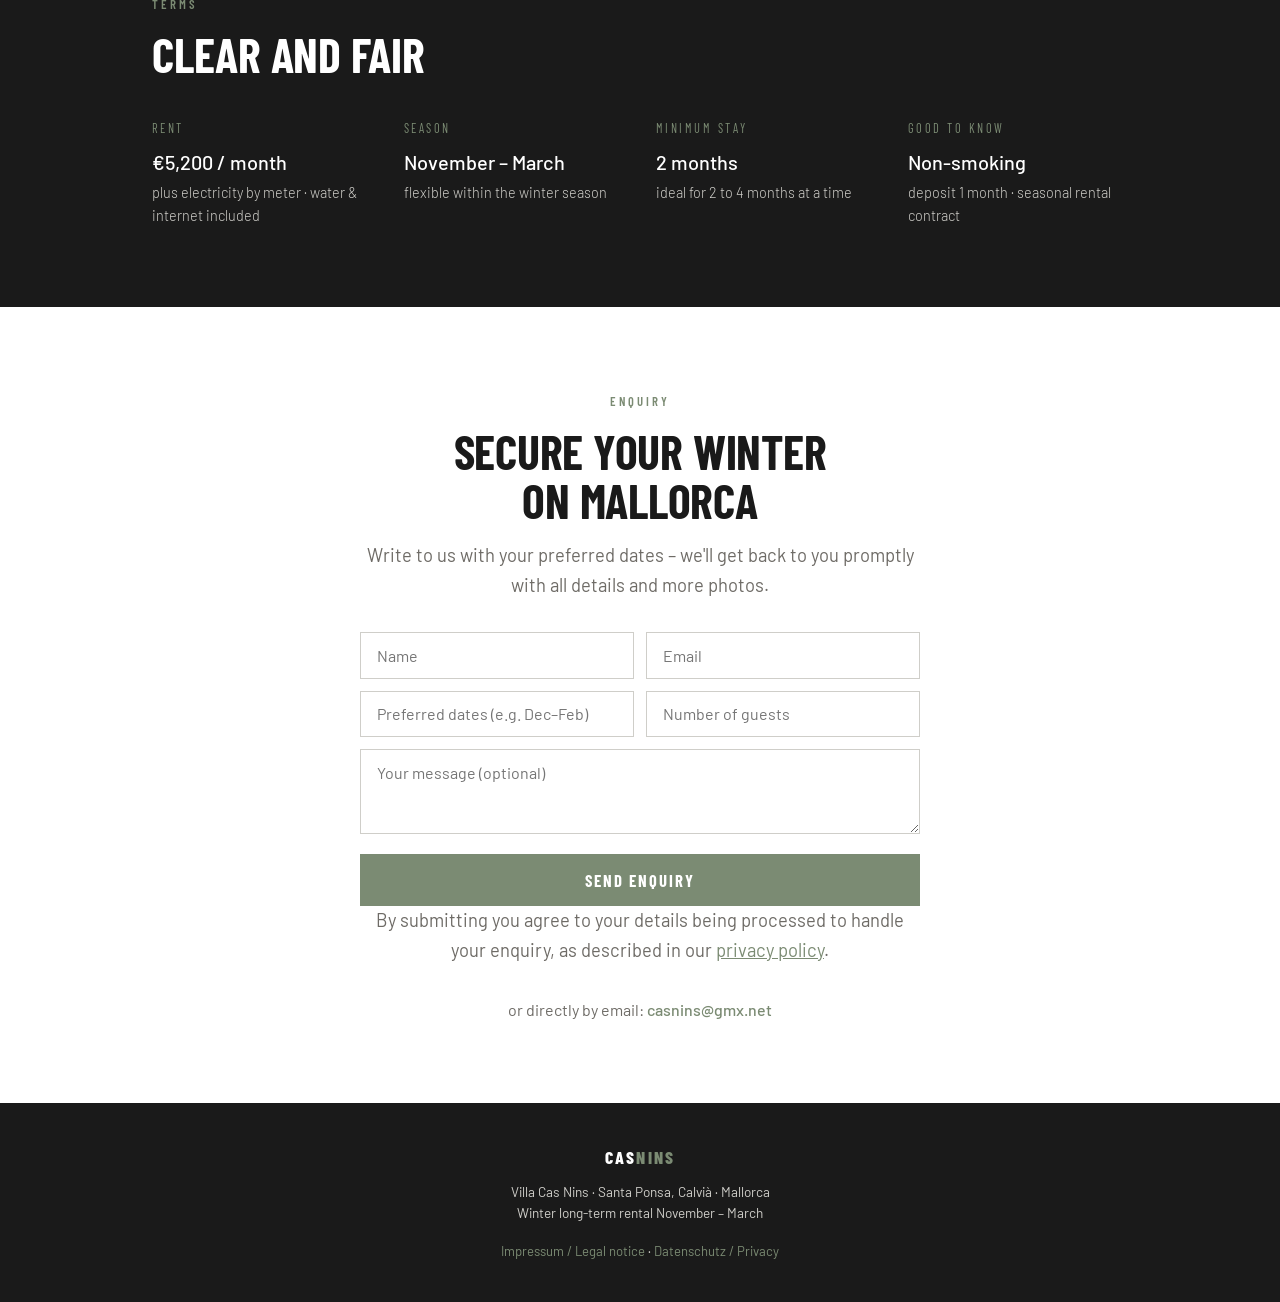
<file: winter/en/index.html>
<!DOCTYPE html>
<html lang="en">
<head>
  <meta charset="UTF-8">
  <meta name="viewport" content="width=device-width, initial-scale=1.0">
  <title>Winter on Mallorca · Villa Cas Nins</title>
  <meta name="description" content="Luxury villa with heated pool in Santa Ponsa for wintering over (Nov–Mar). 250 m², 4 bedrooms, heated bathrooms, 1 Gbit fibre. Ideal for 2–4 months.">
  <link rel="canonical" href="https://casnins.rauschers.club/winter/en/">
  <link rel="alternate" hreflang="de" href="https://casnins.rauschers.club/winter/">
  <link rel="alternate" hreflang="en" href="https://casnins.rauschers.club/winter/en/">
  <link rel="alternate" hreflang="x-default" href="https://casnins.rauschers.club/winter/">
  <meta property="og:type" content="website">
  <meta property="og:locale" content="en_US">
  <meta property="og:title" content="Winter on Mallorca · Villa Cas Nins">
  <meta property="og:description" content="Luxury villa with heated pool in Santa Ponsa for wintering over. 4 bedrooms, heated bathrooms, 1 Gbit fibre. Nov–Mar, from 2 months.">
  <meta property="og:url" content="https://casnins.rauschers.club/winter/en/">
  <meta property="og:image" content="https://casnins.rauschers.club/winter/img/villa-01.jpg">
  <meta name="twitter:card" content="summary_large_image">
  <script type="application/ld+json">
  {"@context":"https://schema.org","@type":"LodgingBusiness","name":"Villa Cas Nins","description":"Luxury villa with heated pool for wintering over on Mallorca, November to March.","url":"https://casnins.rauschers.club/winter/en/","image":"https://casnins.rauschers.club/winter/img/villa-01.jpg","address":{"@type":"PostalAddress","addressLocality":"Santa Ponsa","addressRegion":"Mallorca","addressCountry":"ES"},"numberOfRooms":4,"amenityFeature":[{"@type":"LocationFeatureSpecification","name":"Heated pool","value":true},{"@type":"LocationFeatureSpecification","name":"1 Gbit Wi-Fi","value":true},{"@type":"LocationFeatureSpecification","name":"Heated bathrooms","value":true}]}
  </script>
  <link href="../fonts/fonts.css" rel="stylesheet">
  <style>
    :root {
      --black:#1A1A1A; --white:#FFFFFF; --gray:#F5F5F4; --mid:#CFCEC9;
      --text:#1A1A1A; --muted:#6E6B66; --accent:#7B8B73; --accent-2:#DDE2D9;
    }
    *,*::before,*::after{box-sizing:border-box;margin:0;padding:0;}
    html{scroll-behavior:smooth;}
    body{font-family:'Barlow',sans-serif;font-weight:400;background:var(--white);color:var(--text);line-height:1.6;-webkit-font-smoothing:antialiased;}
    a{color:inherit;}
    img{display:block;}

    .topbar{background:var(--black);display:flex;align-items:center;justify-content:space-between;padding:0 2rem;height:52px;position:sticky;top:0;z-index:20;}
    .topbar-logo{font-family:'Barlow Condensed',sans-serif;font-weight:800;font-size:1.3rem;letter-spacing:0.12em;text-transform:uppercase;color:var(--white);text-decoration:none;}
    .topbar-logo span{color:var(--accent);}
    .topbar-right{display:flex;align-items:center;gap:1.2rem;}
    .lang-switch{display:flex;gap:0.15rem;}
    .lang-switch a{font-family:'Barlow Condensed',sans-serif;font-size:0.75rem;font-weight:600;letter-spacing:0.12em;text-transform:uppercase;color:var(--muted);text-decoration:none;padding:0.3rem 0.5rem;transition:color 0.15s;}
    .lang-switch a.active,.lang-switch a:hover{color:var(--white);}
    .topbar-cta{font-family:'Barlow Condensed',sans-serif;font-size:0.78rem;font-weight:600;letter-spacing:0.14em;text-transform:uppercase;color:var(--white);text-decoration:none;border:1px solid var(--accent);padding:0.45rem 1rem;transition:background 0.15s,color 0.15s;}
    .topbar-cta:hover{background:var(--accent);color:var(--black);}

    .hero{position:relative;height:84vh;min-height:520px;background:var(--black);overflow:hidden;}
    .hero img{width:100%;height:100%;object-fit:cover;object-position:center 55%;opacity:0.72;}
    .hero-content{position:absolute;inset:0;display:flex;flex-direction:column;justify-content:flex-end;padding:4rem 3rem;max-width:1100px;}
    .hero-label{font-family:'Barlow Condensed',sans-serif;font-size:0.82rem;font-weight:600;letter-spacing:0.30em;text-transform:uppercase;color:#fff;margin-bottom:1rem;text-shadow:0 1px 8px rgba(0,0,0,.5);}
    .hero-label::before{content:"";display:inline-block;width:28px;height:1px;background:var(--accent);vertical-align:middle;margin-right:0.8rem;}
    .hero h1{font-family:'Barlow Condensed',sans-serif;font-weight:700;font-size:clamp(3rem,8vw,6.4rem);line-height:0.96;text-transform:uppercase;color:var(--white);letter-spacing:-0.005em;margin-bottom:1.2rem;text-shadow:0 2px 16px rgba(0,0,0,.4);}
    .hero p{color:#fff;font-size:clamp(1.05rem,2vw,1.35rem);font-weight:300;max-width:620px;text-shadow:0 1px 10px rgba(0,0,0,.5);}

    .section{max-width:1040px;margin:0 auto;padding:5rem 2rem;}
    .eyebrow{font-family:'Barlow Condensed',sans-serif;font-size:0.8rem;font-weight:600;letter-spacing:0.24em;text-transform:uppercase;color:var(--accent);margin-bottom:1rem;}
    h2{font-family:'Barlow Condensed',sans-serif;font-weight:700;font-size:clamp(2rem,4vw,3rem);line-height:1.02;text-transform:uppercase;letter-spacing:-0.005em;margin-bottom:1.4rem;}
    .lead{font-size:1.2rem;font-weight:300;color:var(--muted);max-width:720px;}
    .facts{display:flex;flex-wrap:wrap;gap:2.5rem;margin-top:2.5rem;}
    .fact{flex:1;min-width:130px;}
    .fact .num{font-family:'Barlow Condensed',sans-serif;font-weight:800;font-size:2.8rem;line-height:1;color:var(--black);}
    .fact .lbl{color:var(--muted);font-size:0.95rem;margin-top:0.3rem;}

    .gallery-wrap{background:var(--gray);}
    .gallery{display:grid;grid-template-columns:repeat(12,1fr);gap:12px;margin-top:2.5rem;}
    .gallery a{overflow:hidden;display:block;position:relative;}
    .gallery img{width:100%;height:100%;object-fit:cover;transition:transform .5s ease;}
    .gallery a:hover img{transform:scale(1.05);}
    .g-big{grid-column:span 8;aspect-ratio:3/2;}
    .g-small{grid-column:span 4;aspect-ratio:3/2;}
    .g-third{grid-column:span 4;aspect-ratio:1/1;}
    @media(max-width:760px){.g-big,.g-small,.g-third{grid-column:span 12;aspect-ratio:3/2;}}

    .features{background:var(--white);}
    .feature-grid{display:grid;grid-template-columns:repeat(auto-fit,minmax(230px,1fr));gap:1px;background:var(--mid);border:1px solid var(--mid);margin-top:2.5rem;}
    .feature{background:var(--white);padding:2rem 1.6rem;}
    .feature .fnum{font-family:'Barlow Condensed',sans-serif;font-size:0.75rem;letter-spacing:0.2em;color:var(--accent);font-weight:700;text-transform:uppercase;}
    .feature h3{font-family:'Barlow Condensed',sans-serif;font-weight:700;font-size:1.35rem;text-transform:uppercase;margin:0.5rem 0 0.4rem;}
    .feature p{color:var(--muted);font-size:0.98rem;}

    .conditions{background:var(--black);color:var(--white);}
    .conditions .eyebrow{color:var(--accent);}
    .conditions h2{color:var(--white);}
    .cond-grid{display:grid;grid-template-columns:repeat(auto-fit,minmax(200px,1fr));gap:2rem;margin-top:2.5rem;}
    .cond .k{font-family:'Barlow Condensed',sans-serif;font-size:0.78rem;letter-spacing:0.2em;text-transform:uppercase;color:var(--accent);margin-bottom:0.4rem;}
    .cond .v{font-size:1.25rem;font-weight:500;}
    .cond .v small{display:block;color:var(--mid);font-size:0.9rem;font-weight:300;margin-top:0.2rem;}

    .cta{text-align:center;}
    .cta h2{margin-bottom:1rem;}
    .cta p{color:var(--muted);font-size:1.15rem;max-width:560px;margin:0 auto 2rem;}
    .btn{display:inline-block;font-family:'Barlow Condensed',sans-serif;font-weight:700;font-size:1.05rem;letter-spacing:0.12em;text-transform:uppercase;background:var(--accent);color:var(--white);text-decoration:none;padding:1rem 2.4rem;transition:background 0.15s;}
    .btn:hover{background:#6a7a63;}
    .cta .mail{margin-top:1.2rem;font-size:1rem;color:var(--muted);}
    .cta .mail a{color:var(--accent);font-weight:500;text-decoration:none;}

    footer{background:var(--black);color:var(--mid);text-align:center;padding:2.5rem 2rem;font-size:0.85rem;}
    footer .logo{font-family:'Barlow Condensed',sans-serif;font-weight:800;font-size:1.1rem;letter-spacing:0.12em;text-transform:uppercase;color:var(--white);display:block;margin-bottom:0.6rem;}
    footer .logo span{color:var(--accent);}
    .footer-links{margin-top:1rem;}
    .footer-links a{color:var(--accent);text-decoration:none;font-size:0.82rem;}

    .lead-form{max-width:560px;margin:0 auto;text-align:left;}
    .lead-form .row{display:flex;gap:12px;margin-bottom:12px;}
    .lead-form input,.lead-form textarea{width:100%;padding:0.8rem 1rem;border:1px solid var(--mid);font-family:'Barlow',sans-serif;font-size:1rem;background:var(--white);color:var(--text);}
    .lead-form textarea{margin-bottom:14px;resize:vertical;}
    .lead-form input:focus,.lead-form textarea:focus{outline:none;border-color:var(--accent);}
    .lead-form button.btn{border:none;cursor:pointer;width:100%;}
    .form-hint{font-size:0.8rem;color:var(--muted);margin-top:0.8rem;text-align:center;}
    .form-hint a{color:var(--accent);}
    @media(max-width:520px){.lead-form .row{flex-direction:column;gap:12px;}}

    .consent-banner{position:fixed;left:0;right:0;bottom:0;background:var(--black);color:var(--accent-2);padding:1rem 1.5rem;display:flex;align-items:center;justify-content:space-between;gap:1.5rem;flex-wrap:wrap;z-index:50;font-size:0.9rem;}
    .consent-banner a{color:var(--accent);}
    .consent-btns{display:flex;gap:0.6rem;flex-shrink:0;}
    .consent-btns button{font-family:'Barlow Condensed',sans-serif;text-transform:uppercase;letter-spacing:0.08em;font-size:0.8rem;font-weight:600;padding:0.5rem 1rem;border:1px solid var(--muted);background:transparent;color:var(--accent-2);cursor:pointer;}
    .consent-btns button.accept{background:var(--accent);border-color:var(--accent);color:var(--white);}

    @media(max-width:600px){.hero-content{padding:2.5rem 1.5rem;}.section{padding:3.5rem 1.5rem;}.topbar{padding:0 1.2rem;}}
  </style>
</head>
<body>

  <div class="topbar">
    <a href="/winter/en/" class="topbar-logo">CAS<span>NINS</span></a>
    <div class="topbar-right">
      <div class="lang-switch"><a href="/winter/">DE</a><a href="/winter/en/" class="active">EN</a></div>
      <a href="#enquiry" class="topbar-cta">Enquire</a>
    </div>
  </div>

  <section class="hero">
    <img src="../img/villa-01.jpg" alt="Villa Cas Nins with heated pool, Santa Ponsa, Mallorca">
    <div class="hero-content">
      <div class="hero-label">Wintering on Mallorca · November – March</div>
      <h1>Escape<br>the winter</h1>
      <p>A well-kept luxury villa with heated pool in Santa Ponsa – sun, quiet and space for 2 to 4 months.</p>
    </div>
  </section>

  <section class="section">
    <div class="eyebrow">Villa Cas Nins · Santa Ponsa</div>
    <h2>The south of Mallorca,<br>mild all winter</h2>
    <p class="lead">
      While the north turns grey, Mallorca thrives in mild temperatures – with quiet beaches and sunshine into spring.
      Our villa in the island's south-west is made exactly for this: spacious, warm and fully equipped, ideal for
      wintering over, a few months' break, or working remotely by the sea.
    </p>
    <div class="facts">
      <div class="fact"><div class="num">250</div><div class="lbl">m² living space</div></div>
      <div class="fact"><div class="num">4</div><div class="lbl">bedrooms · up to 8 guests</div></div>
      <div class="fact"><div class="num">3</div><div class="lbl">bathrooms</div></div>
      <div class="fact"><div class="num">1000</div><div class="lbl">m² plot</div></div>
    </div>
  </section>

  <section class="gallery-wrap">
    <div class="section" style="padding-top:0;">
      <div class="eyebrow">Impressions</div>
      <h2>A look at your winter home</h2>
      <div class="gallery">
        <a class="g-big" href="../img/villa-01.jpg" target="_blank"><img src="../img/villa-01.jpg" alt="Villa with pool and sun terrace"></a>
        <a class="g-small" href="../img/villa-06.jpg" target="_blank"><img src="../img/villa-06.jpg" alt="Bright bedroom with terrace access"></a>
        <a class="g-third" href="../img/villa-02.jpg" target="_blank"><img src="../img/villa-02.jpg" alt="Covered terrace with dining table"></a>
        <a class="g-third" href="../img/villa-03.jpg" target="_blank"><img src="../img/villa-03.jpg" alt="Pool in the green garden with pines"></a>
        <a class="g-third" href="../img/villa-04.jpg" target="_blank"><img src="../img/villa-04.jpg" alt="Heated pool with garden view"></a>
      </div>
    </div>
  </section>

  <section class="features">
    <div class="section" style="padding-top:4.5rem;padding-bottom:4.5rem;">
      <div class="eyebrow">Amenities</div>
      <h2>Warm, comfortable,<br>ready for long stays</h2>
      <div class="feature-grid">
        <div class="feature"><div class="fnum">01</div><h3>Heated pool</h3><p>Private pool, usable even on mild winter days – the whole garden just for you.</p></div>
        <div class="feature"><div class="fnum">02</div><h3>Warm all winter</h3><p>Heated bathrooms and air conditioning with heating in every living area.</p></div>
        <div class="feature"><div class="fnum">03</div><h3>1 Gbit fibre</h3><p>Fast internet for home office and video calls – work where others go on holiday.</p></div>
        <div class="feature"><div class="fnum">04</div><h3>4 bedrooms</h3><p>A double bed each, up to 8 guests. Room for family and visitors. 2 en-suite bathrooms.</p></div>
        <div class="feature"><div class="fnum">05</div><h3>Fully equipped</h3><p>Complete kitchen, washer &amp; dryer, sunny terrace, large garden, parking.</p></div>
        <div class="feature"><div class="fnum">06</div><h3>Prime location</h3><p>Quiet part of Santa Ponsa, beach approx. 20 min on foot. Shops &amp; doctors open year-round.</p></div>
      </div>
    </div>
  </section>

  <section class="conditions">
    <div class="section">
      <div class="eyebrow">Terms</div>
      <h2>Clear and fair</h2>
      <div class="cond-grid">
        <div class="cond"><div class="k">Rent</div><div class="v">€5,200 / month<small>plus electricity by meter · water &amp; internet included</small></div></div>
        <div class="cond"><div class="k">Season</div><div class="v">November – March<small>flexible within the winter season</small></div></div>
        <div class="cond"><div class="k">Minimum stay</div><div class="v">2 months<small>ideal for 2 to 4 months at a time</small></div></div>
        <div class="cond"><div class="k">Good to know</div><div class="v">Non-smoking<small>deposit 1 month · seasonal rental contract</small></div></div>
      </div>
    </div>
  </section>

  <section class="section cta" id="enquiry">
    <div class="eyebrow" style="display:inline-block;">Enquiry</div>
    <h2>Secure your winter<br>on Mallorca</h2>
    <p>Write to us with your preferred dates – we'll get back to you promptly with all details and more photos.</p>
    <form class="lead-form" action="https://formspree.io/f/DEINE_FORM_ID" method="POST">
      <div class="row">
        <input type="text" name="name" placeholder="Name" required>
        <input type="email" name="email" placeholder="Email" required>
      </div>
      <div class="row">
        <input type="text" name="preferred_dates" placeholder="Preferred dates (e.g. Dec–Feb)">
        <input type="text" name="guests" placeholder="Number of guests">
      </div>
      <textarea name="message" placeholder="Your message (optional)" rows="3"></textarea>
      <button type="submit" class="btn" onclick="if(window.fbq)fbq('track','Lead');">Send enquiry</button>
      <p class="form-hint">By submitting you agree to your details being processed to handle your enquiry, as described in our <a href="../datenschutz.html">privacy policy</a>.</p>
    </form>
    <div class="mail">or directly by email: <a href="mailto:casnins@gmx.net">casnins@gmx.net</a></div>
  </section>

  <footer>
    <span class="logo">CAS<span>NINS</span></span>
    Villa Cas Nins · Santa Ponsa, Calvià · Mallorca<br>
    Winter long-term rental November – March
    <div class="footer-links"><a href="../impressum.html">Impressum / Legal notice</a> · <a href="../datenschutz.html">Datenschutz / Privacy</a></div>
  </footer>

  <div id="consent" class="consent-banner" style="display:none;">
    <span>We use cookies for marketing statistics (Meta Pixel) to measure our ads. See our <a href="../datenschutz.html">privacy policy</a>.</span>
    <div class="consent-btns">
      <button onclick="consentDecline()">Necessary only</button>
      <button class="accept" onclick="consentAccept()">Accept</button>
    </div>
  </div>
  <script>
    var PIXEL_ID = 'DEIN_PIXEL_ID';
    function loadPixel(){
      if(!PIXEL_ID || PIXEL_ID==='DEIN_PIXEL_ID' || window.fbq) return;
      !function(f,b,e,v,n,t,s){if(f.fbq)return;n=f.fbq=function(){n.callMethod?n.callMethod.apply(n,arguments):n.queue.push(arguments)};if(!f._fbq)f._fbq=n;n.push=n;n.loaded=!0;n.version='2.0';n.queue=[];t=b.createElement(e);t.async=!0;t.src=v;s=b.getElementsByTagName(e)[0];s.parentNode.insertBefore(t,s)}(window,document,'script','https://connect.facebook.net/en_US/fbevents.js');
      fbq('init',PIXEL_ID);fbq('track','PageView');
    }
    function consentAccept(){localStorage.setItem('cn_consent','yes');document.getElementById('consent').style.display='none';loadPixel();}
    function consentDecline(){localStorage.setItem('cn_consent','no');document.getElementById('consent').style.display='none';}
    (function(){var c=localStorage.getItem('cn_consent');if(c==='yes'){loadPixel();}else if(c!=='no'){document.getElementById('consent').style.display='flex';}})();
  </script>

</body>
</html>
</file>
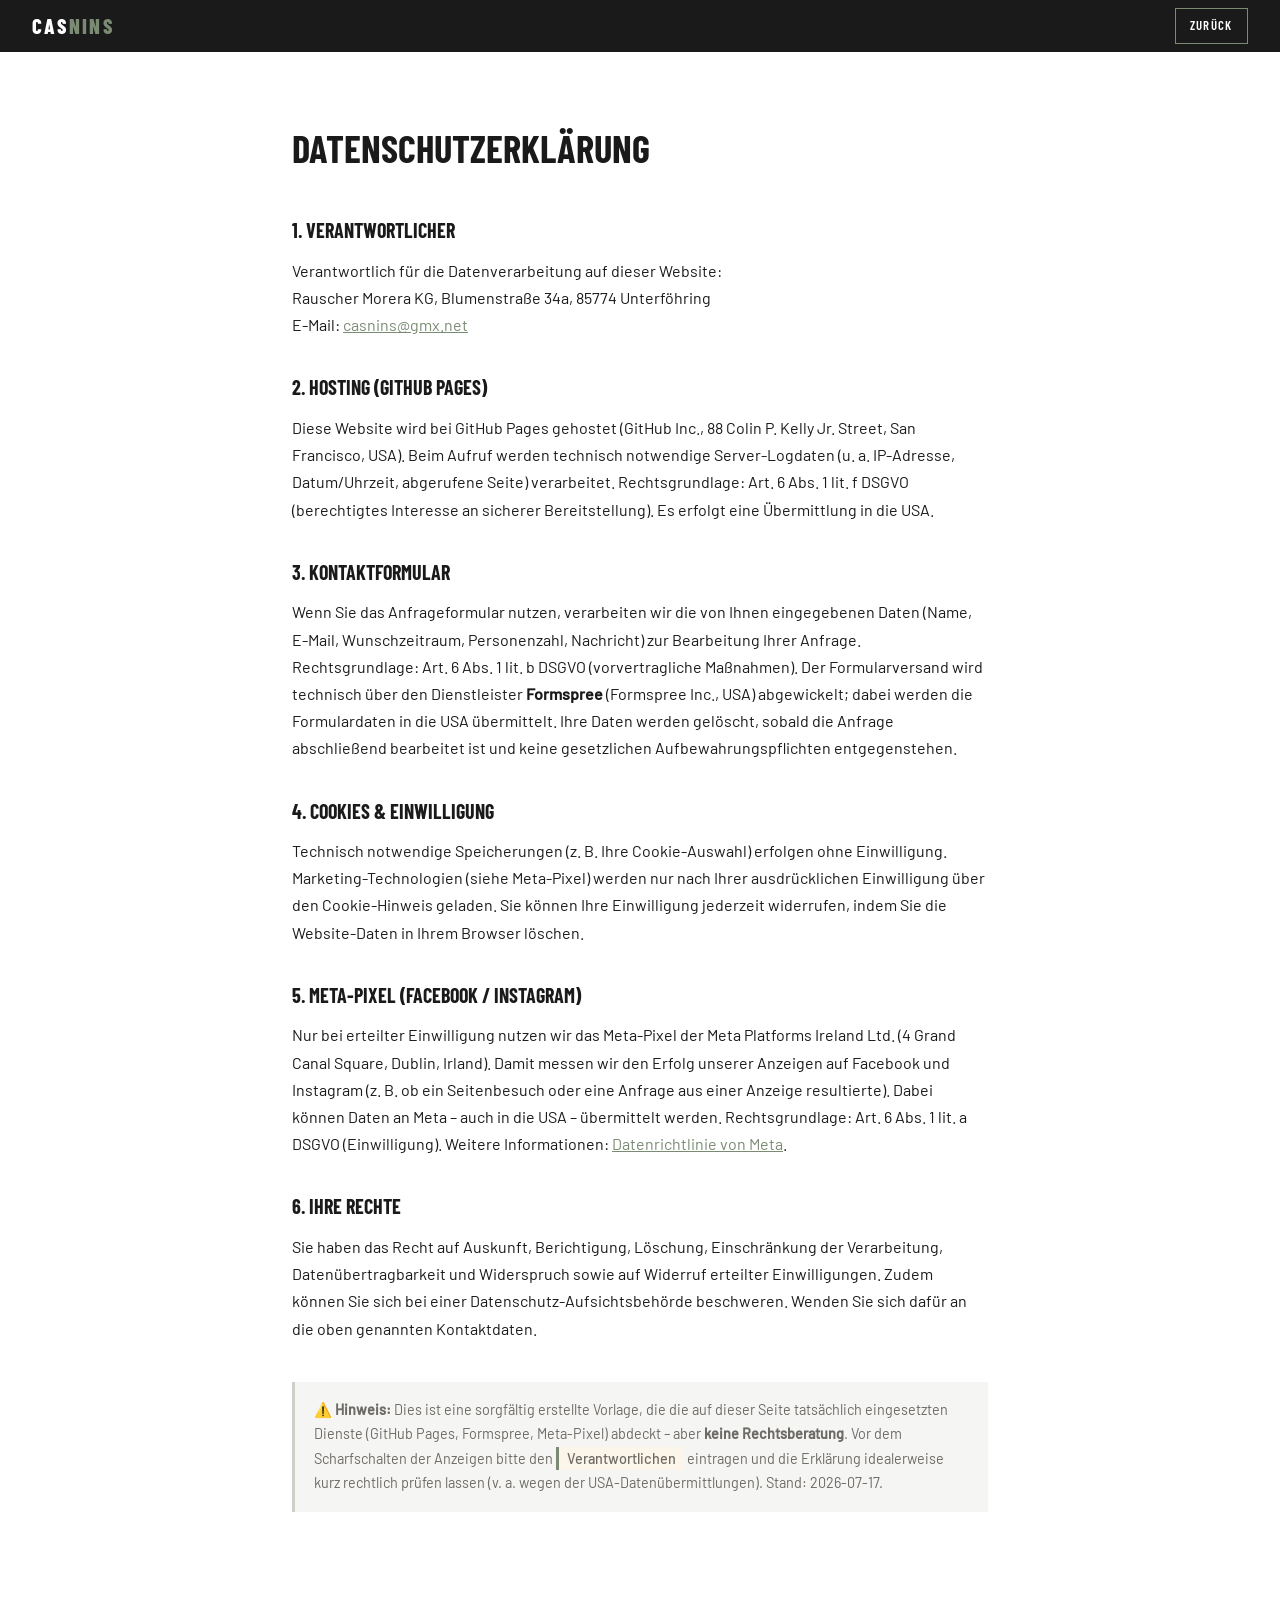
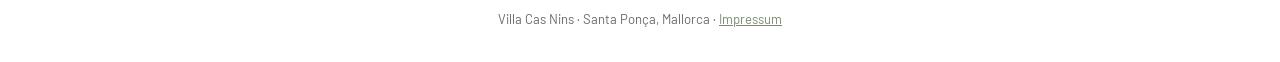
<file: winter/datenschutz.html>
<!DOCTYPE html>
<html lang="de">
<head>
  <meta charset="UTF-8">
  <meta name="viewport" content="width=device-width, initial-scale=1.0">
  <title>Datenschutz · Villa Cas Nins</title>
  <meta name="robots" content="noindex">
  <link href="fonts/fonts.css" rel="stylesheet">
  <style>
    :root{--black:#1A1A1A;--white:#fff;--muted:#6E6B66;--accent:#7B8B73;--mid:#CFCEC9;}
    *{box-sizing:border-box;margin:0;padding:0;}
    body{font-family:'Barlow',sans-serif;color:#1A1A1A;line-height:1.7;background:#fff;}
    .topbar{background:var(--black);display:flex;align-items:center;justify-content:space-between;padding:0 2rem;height:52px;}
    .topbar a{color:#fff;text-decoration:none;font-family:'Barlow Condensed',sans-serif;font-weight:800;letter-spacing:0.12em;text-transform:uppercase;font-size:1.3rem;}
    .topbar a span{color:var(--accent);}
    .topbar .back{font-size:0.8rem;font-weight:600;letter-spacing:0.1em;border:1px solid var(--accent);padding:0.4rem 0.9rem;}
    main{max-width:760px;margin:0 auto;padding:4rem 2rem;}
    h1{font-family:'Barlow Condensed',sans-serif;font-weight:700;text-transform:uppercase;font-size:2.4rem;margin-bottom:2rem;}
    h2{font-family:'Barlow Condensed',sans-serif;font-weight:700;text-transform:uppercase;font-size:1.25rem;margin:2rem 0 0.6rem;}
    p{margin-bottom:0.8rem;}
    .ph{background:#FBF6E9;border-left:3px solid var(--accent);padding:0.2rem 0.5rem;font-weight:500;}
    .note{background:#F5F5F4;padding:1rem 1.2rem;font-size:0.9rem;color:var(--muted);margin-top:2.5rem;border-left:3px solid var(--mid);}
    a{color:var(--accent);}
    footer{text-align:center;padding:2rem;color:var(--muted);font-size:0.82rem;}
  </style>
</head>
<body>
  <div class="topbar"><a href="/winter/">CAS<span>NINS</span></a><a href="/winter/" class="back">Zurück</a></div>
  <main>
    <h1>Datenschutzerklärung</h1>

    <h2>1. Verantwortlicher</h2>
    <p>Verantwortlich für die Datenverarbeitung auf dieser Website:<br>
    Rauscher Morera KG, Blumenstraße 34a, 85774 Unterföhring<br>
    E-Mail: <a href="mailto:casnins@gmx.net">casnins@gmx.net</a></p>

    <h2>2. Hosting (GitHub Pages)</h2>
    <p>Diese Website wird bei GitHub Pages gehostet (GitHub Inc., 88 Colin P. Kelly Jr. Street, San Francisco, USA).
    Beim Aufruf werden technisch notwendige Server-Logdaten (u. a. IP-Adresse, Datum/Uhrzeit, abgerufene Seite) verarbeitet.
    Rechtsgrundlage: Art. 6 Abs. 1 lit. f DSGVO (berechtigtes Interesse an sicherer Bereitstellung). Es erfolgt eine Übermittlung in die USA.</p>

    <h2>3. Kontaktformular</h2>
    <p>Wenn Sie das Anfrageformular nutzen, verarbeiten wir die von Ihnen eingegebenen Daten (Name, E-Mail, Wunschzeitraum,
    Personenzahl, Nachricht) zur Bearbeitung Ihrer Anfrage. Rechtsgrundlage: Art. 6 Abs. 1 lit. b DSGVO (vorvertragliche Maßnahmen).
    Der Formularversand wird technisch über den Dienstleister <strong>Formspree</strong> (Formspree Inc., USA) abgewickelt; dabei
    werden die Formulardaten in die USA übermittelt. Ihre Daten werden gelöscht, sobald die Anfrage abschließend bearbeitet ist
    und keine gesetzlichen Aufbewahrungspflichten entgegenstehen.</p>

    <h2>4. Cookies &amp; Einwilligung</h2>
    <p>Technisch notwendige Speicherungen (z. B. Ihre Cookie-Auswahl) erfolgen ohne Einwilligung. Marketing-Technologien
    (siehe Meta-Pixel) werden nur nach Ihrer ausdrücklichen Einwilligung über den Cookie-Hinweis geladen. Sie können Ihre
    Einwilligung jederzeit widerrufen, indem Sie die Website-Daten in Ihrem Browser löschen.</p>

    <h2>5. Meta-Pixel (Facebook / Instagram)</h2>
    <p>Nur bei erteilter Einwilligung nutzen wir das Meta-Pixel der Meta Platforms Ireland Ltd. (4 Grand Canal Square, Dublin, Irland).
    Damit messen wir den Erfolg unserer Anzeigen auf Facebook und Instagram (z. B. ob ein Seitenbesuch oder eine Anfrage aus einer
    Anzeige resultierte). Dabei können Daten an Meta – auch in die USA – übermittelt werden. Rechtsgrundlage: Art. 6 Abs. 1 lit. a
    DSGVO (Einwilligung). Weitere Informationen: <a href="https://www.facebook.com/policy.php" target="_blank" rel="noopener">Datenrichtlinie von Meta</a>.</p>

    <h2>6. Ihre Rechte</h2>
    <p>Sie haben das Recht auf Auskunft, Berichtigung, Löschung, Einschränkung der Verarbeitung, Datenübertragbarkeit und Widerspruch
    sowie auf Widerruf erteilter Einwilligungen. Zudem können Sie sich bei einer Datenschutz-Aufsichtsbehörde beschweren. Wenden Sie
    sich dafür an die oben genannten Kontaktdaten.</p>

    <div class="note">
      ⚠️ <strong>Hinweis:</strong> Dies ist eine sorgfältig erstellte Vorlage, die die auf dieser Seite tatsächlich eingesetzten
      Dienste (GitHub Pages, Formspree, Meta-Pixel) abdeckt – aber <strong>keine Rechtsberatung</strong>. Vor dem Scharfschalten der
      Anzeigen bitte den <span class="ph">Verantwortlichen</span> eintragen und die Erklärung idealerweise kurz rechtlich prüfen lassen
      (v. a. wegen der USA-Datenübermittlungen). Stand: 2026-07-17.
    </div>
  </main>
  <footer>Villa Cas Nins · Santa Ponça, Mallorca · <a href="impressum.html">Impressum</a></footer>
</body>
</html>
</file>
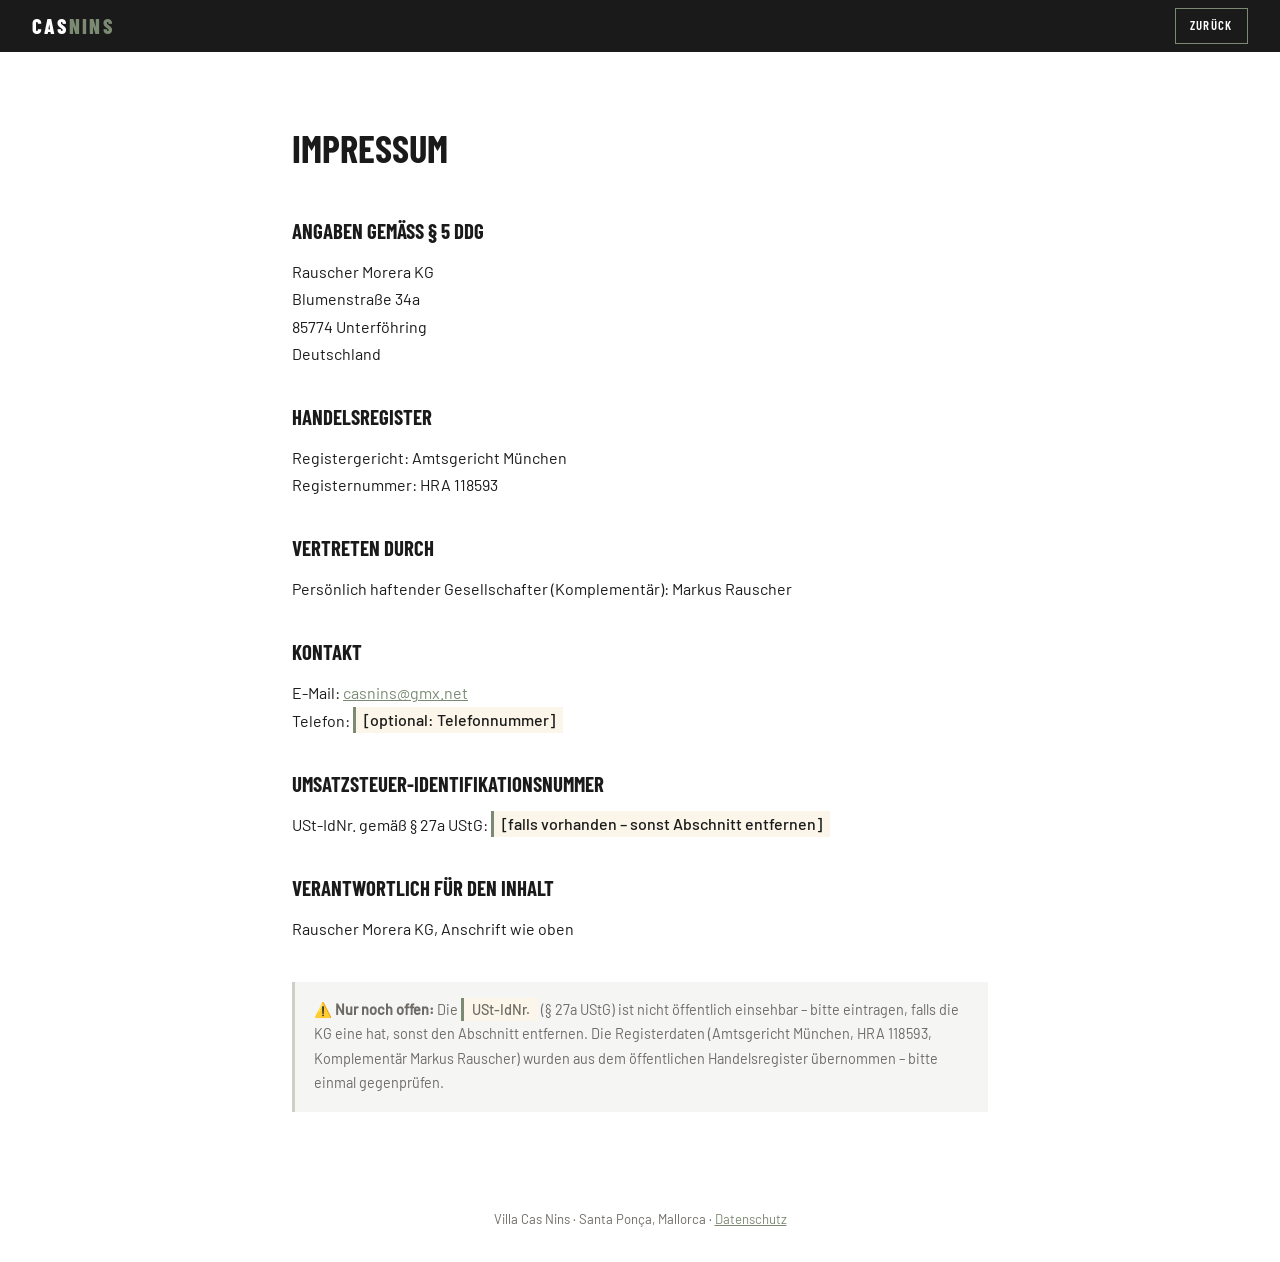
<file: winter/impressum.html>
<!DOCTYPE html>
<html lang="de">
<head>
  <meta charset="UTF-8">
  <meta name="viewport" content="width=device-width, initial-scale=1.0">
  <title>Impressum · Villa Cas Nins</title>
  <meta name="robots" content="noindex">
  <link href="fonts/fonts.css" rel="stylesheet">
  <style>
    :root{--black:#1A1A1A;--white:#fff;--muted:#6E6B66;--accent:#7B8B73;--mid:#CFCEC9;}
    *{box-sizing:border-box;margin:0;padding:0;}
    body{font-family:'Barlow',sans-serif;color:#1A1A1A;line-height:1.7;background:#fff;}
    .topbar{background:var(--black);display:flex;align-items:center;justify-content:space-between;padding:0 2rem;height:52px;}
    .topbar a{color:#fff;text-decoration:none;font-family:'Barlow Condensed',sans-serif;font-weight:800;letter-spacing:0.12em;text-transform:uppercase;font-size:1.3rem;}
    .topbar a span{color:var(--accent);}
    .topbar .back{font-size:0.8rem;font-weight:600;letter-spacing:0.1em;border:1px solid var(--accent);padding:0.4rem 0.9rem;}
    main{max-width:760px;margin:0 auto;padding:4rem 2rem;}
    h1{font-family:'Barlow Condensed',sans-serif;font-weight:700;text-transform:uppercase;font-size:2.4rem;margin-bottom:2rem;}
    h2{font-family:'Barlow Condensed',sans-serif;font-weight:700;text-transform:uppercase;font-size:1.3rem;margin:2rem 0 0.6rem;}
    p{margin-bottom:0.8rem;}
    .ph{background:#FBF6E9;border-left:3px solid var(--accent);padding:0.2rem 0.5rem;font-weight:500;}
    .note{background:#F5F5F4;padding:1rem 1.2rem;font-size:0.9rem;color:var(--muted);margin-top:2.5rem;border-left:3px solid var(--mid);}
    a{color:var(--accent);}
    footer{text-align:center;padding:2rem;color:var(--muted);font-size:0.82rem;}
  </style>
</head>
<body>
  <div class="topbar"><a href="/winter/">CAS<span>NINS</span></a><a href="/winter/" class="back">Zurück</a></div>
  <main>
    <h1>Impressum</h1>

    <h2>Angaben gemäß § 5 DDG</h2>
    <p>Rauscher Morera KG<br>
    Blumenstraße 34a<br>
    85774 Unterföhring<br>
    Deutschland</p>

    <h2>Handelsregister</h2>
    <p>Registergericht: Amtsgericht München<br>
    Registernummer: HRA 118593</p>

    <h2>Vertreten durch</h2>
    <p>Persönlich haftender Gesellschafter (Komplementär): Markus Rauscher</p>

    <h2>Kontakt</h2>
    <p>E-Mail: <a href="mailto:casnins@gmx.net">casnins@gmx.net</a><br>
    Telefon: <span class="ph">[optional: Telefonnummer]</span></p>

    <h2>Umsatzsteuer-Identifikationsnummer</h2>
    <p>USt-IdNr. gemäß § 27a UStG: <span class="ph">[falls vorhanden – sonst Abschnitt entfernen]</span></p>

    <h2>Verantwortlich für den Inhalt</h2>
    <p>Rauscher Morera KG, Anschrift wie oben</p>

    <div class="note">
      ⚠️ <strong>Nur noch offen:</strong> Die <span class="ph">USt-IdNr.</span> (§ 27a UStG) ist nicht öffentlich einsehbar – bitte eintragen,
      falls die KG eine hat, sonst den Abschnitt entfernen. Die Registerdaten (Amtsgericht München, HRA 118593, Komplementär Markus Rauscher)
      wurden aus dem öffentlichen Handelsregister übernommen – bitte einmal gegenprüfen.
    </div>
  </main>
  <footer>Villa Cas Nins · Santa Ponça, Mallorca · <a href="datenschutz.html">Datenschutz</a></footer>
</body>
</html>
</file>
<file: winter/fonts/fonts.css>
/* latin-ext */
@font-face {
  font-family: 'Barlow';
  font-style: normal;
  font-weight: 300;
  font-display: swap;
  src: url(f1.woff2) format('woff2');
  unicode-range: U+0100-02BA, U+02BD-02C5, U+02C7-02CC, U+02CE-02D7, U+02DD-02FF, U+0304, U+0308, U+0329, U+1D00-1DBF, U+1E00-1E9F, U+1EF2-1EFF, U+2020, U+20A0-20AB, U+20AD-20C0, U+2113, U+2C60-2C7F, U+A720-A7FF;
}
/* latin */
@font-face {
  font-family: 'Barlow';
  font-style: normal;
  font-weight: 300;
  font-display: swap;
  src: url(f2.woff2) format('woff2');
  unicode-range: U+0000-00FF, U+0131, U+0152-0153, U+02BB-02BC, U+02C6, U+02DA, U+02DC, U+0304, U+0308, U+0329, U+2000-206F, U+20AC, U+2122, U+2191, U+2193, U+2212, U+2215, U+FEFF, U+FFFD;
}
/* latin-ext */
@font-face {
  font-family: 'Barlow';
  font-style: normal;
  font-weight: 400;
  font-display: swap;
  src: url(f3.woff2) format('woff2');
  unicode-range: U+0100-02BA, U+02BD-02C5, U+02C7-02CC, U+02CE-02D7, U+02DD-02FF, U+0304, U+0308, U+0329, U+1D00-1DBF, U+1E00-1E9F, U+1EF2-1EFF, U+2020, U+20A0-20AB, U+20AD-20C0, U+2113, U+2C60-2C7F, U+A720-A7FF;
}
/* latin */
@font-face {
  font-family: 'Barlow';
  font-style: normal;
  font-weight: 400;
  font-display: swap;
  src: url(f4.woff2) format('woff2');
  unicode-range: U+0000-00FF, U+0131, U+0152-0153, U+02BB-02BC, U+02C6, U+02DA, U+02DC, U+0304, U+0308, U+0329, U+2000-206F, U+20AC, U+2122, U+2191, U+2193, U+2212, U+2215, U+FEFF, U+FFFD;
}
/* latin-ext */
@font-face {
  font-family: 'Barlow';
  font-style: normal;
  font-weight: 500;
  font-display: swap;
  src: url(f5.woff2) format('woff2');
  unicode-range: U+0100-02BA, U+02BD-02C5, U+02C7-02CC, U+02CE-02D7, U+02DD-02FF, U+0304, U+0308, U+0329, U+1D00-1DBF, U+1E00-1E9F, U+1EF2-1EFF, U+2020, U+20A0-20AB, U+20AD-20C0, U+2113, U+2C60-2C7F, U+A720-A7FF;
}
/* latin */
@font-face {
  font-family: 'Barlow';
  font-style: normal;
  font-weight: 500;
  font-display: swap;
  src: url(f6.woff2) format('woff2');
  unicode-range: U+0000-00FF, U+0131, U+0152-0153, U+02BB-02BC, U+02C6, U+02DA, U+02DC, U+0304, U+0308, U+0329, U+2000-206F, U+20AC, U+2122, U+2191, U+2193, U+2212, U+2215, U+FEFF, U+FFFD;
}
/* latin-ext */
@font-face {
  font-family: 'Barlow Condensed';
  font-style: italic;
  font-weight: 700;
  font-display: swap;
  src: url(f7.woff2) format('woff2');
  unicode-range: U+0100-02BA, U+02BD-02C5, U+02C7-02CC, U+02CE-02D7, U+02DD-02FF, U+0304, U+0308, U+0329, U+1D00-1DBF, U+1E00-1E9F, U+1EF2-1EFF, U+2020, U+20A0-20AB, U+20AD-20C0, U+2113, U+2C60-2C7F, U+A720-A7FF;
}
/* latin */
@font-face {
  font-family: 'Barlow Condensed';
  font-style: italic;
  font-weight: 700;
  font-display: swap;
  src: url(f8.woff2) format('woff2');
  unicode-range: U+0000-00FF, U+0131, U+0152-0153, U+02BB-02BC, U+02C6, U+02DA, U+02DC, U+0304, U+0308, U+0329, U+2000-206F, U+20AC, U+2122, U+2191, U+2193, U+2212, U+2215, U+FEFF, U+FFFD;
}
/* latin-ext */
@font-face {
  font-family: 'Barlow Condensed';
  font-style: normal;
  font-weight: 400;
  font-display: swap;
  src: url(f9.woff2) format('woff2');
  unicode-range: U+0100-02BA, U+02BD-02C5, U+02C7-02CC, U+02CE-02D7, U+02DD-02FF, U+0304, U+0308, U+0329, U+1D00-1DBF, U+1E00-1E9F, U+1EF2-1EFF, U+2020, U+20A0-20AB, U+20AD-20C0, U+2113, U+2C60-2C7F, U+A720-A7FF;
}
/* latin */
@font-face {
  font-family: 'Barlow Condensed';
  font-style: normal;
  font-weight: 400;
  font-display: swap;
  src: url(f10.woff2) format('woff2');
  unicode-range: U+0000-00FF, U+0131, U+0152-0153, U+02BB-02BC, U+02C6, U+02DA, U+02DC, U+0304, U+0308, U+0329, U+2000-206F, U+20AC, U+2122, U+2191, U+2193, U+2212, U+2215, U+FEFF, U+FFFD;
}
/* latin-ext */
@font-face {
  font-family: 'Barlow Condensed';
  font-style: normal;
  font-weight: 600;
  font-display: swap;
  src: url(f11.woff2) format('woff2');
  unicode-range: U+0100-02BA, U+02BD-02C5, U+02C7-02CC, U+02CE-02D7, U+02DD-02FF, U+0304, U+0308, U+0329, U+1D00-1DBF, U+1E00-1E9F, U+1EF2-1EFF, U+2020, U+20A0-20AB, U+20AD-20C0, U+2113, U+2C60-2C7F, U+A720-A7FF;
}
/* latin */
@font-face {
  font-family: 'Barlow Condensed';
  font-style: normal;
  font-weight: 600;
  font-display: swap;
  src: url(f12.woff2) format('woff2');
  unicode-range: U+0000-00FF, U+0131, U+0152-0153, U+02BB-02BC, U+02C6, U+02DA, U+02DC, U+0304, U+0308, U+0329, U+2000-206F, U+20AC, U+2122, U+2191, U+2193, U+2212, U+2215, U+FEFF, U+FFFD;
}
/* latin-ext */
@font-face {
  font-family: 'Barlow Condensed';
  font-style: normal;
  font-weight: 700;
  font-display: swap;
  src: url(f13.woff2) format('woff2');
  unicode-range: U+0100-02BA, U+02BD-02C5, U+02C7-02CC, U+02CE-02D7, U+02DD-02FF, U+0304, U+0308, U+0329, U+1D00-1DBF, U+1E00-1E9F, U+1EF2-1EFF, U+2020, U+20A0-20AB, U+20AD-20C0, U+2113, U+2C60-2C7F, U+A720-A7FF;
}
/* latin */
@font-face {
  font-family: 'Barlow Condensed';
  font-style: normal;
  font-weight: 700;
  font-display: swap;
  src: url(f14.woff2) format('woff2');
  unicode-range: U+0000-00FF, U+0131, U+0152-0153, U+02BB-02BC, U+02C6, U+02DA, U+02DC, U+0304, U+0308, U+0329, U+2000-206F, U+20AC, U+2122, U+2191, U+2193, U+2212, U+2215, U+FEFF, U+FFFD;
}
/* latin-ext */
@font-face {
  font-family: 'Barlow Condensed';
  font-style: normal;
  font-weight: 800;
  font-display: swap;
  src: url(f15.woff2) format('woff2');
  unicode-range: U+0100-02BA, U+02BD-02C5, U+02C7-02CC, U+02CE-02D7, U+02DD-02FF, U+0304, U+0308, U+0329, U+1D00-1DBF, U+1E00-1E9F, U+1EF2-1EFF, U+2020, U+20A0-20AB, U+20AD-20C0, U+2113, U+2C60-2C7F, U+A720-A7FF;
}
/* latin */
@font-face {
  font-family: 'Barlow Condensed';
  font-style: normal;
  font-weight: 800;
  font-display: swap;
  src: url(f16.woff2) format('woff2');
  unicode-range: U+0000-00FF, U+0131, U+0152-0153, U+02BB-02BC, U+02C6, U+02DA, U+02DC, U+0304, U+0308, U+0329, U+2000-206F, U+20AC, U+2122, U+2191, U+2193, U+2212, U+2215, U+FEFF, U+FFFD;
}
</file>
